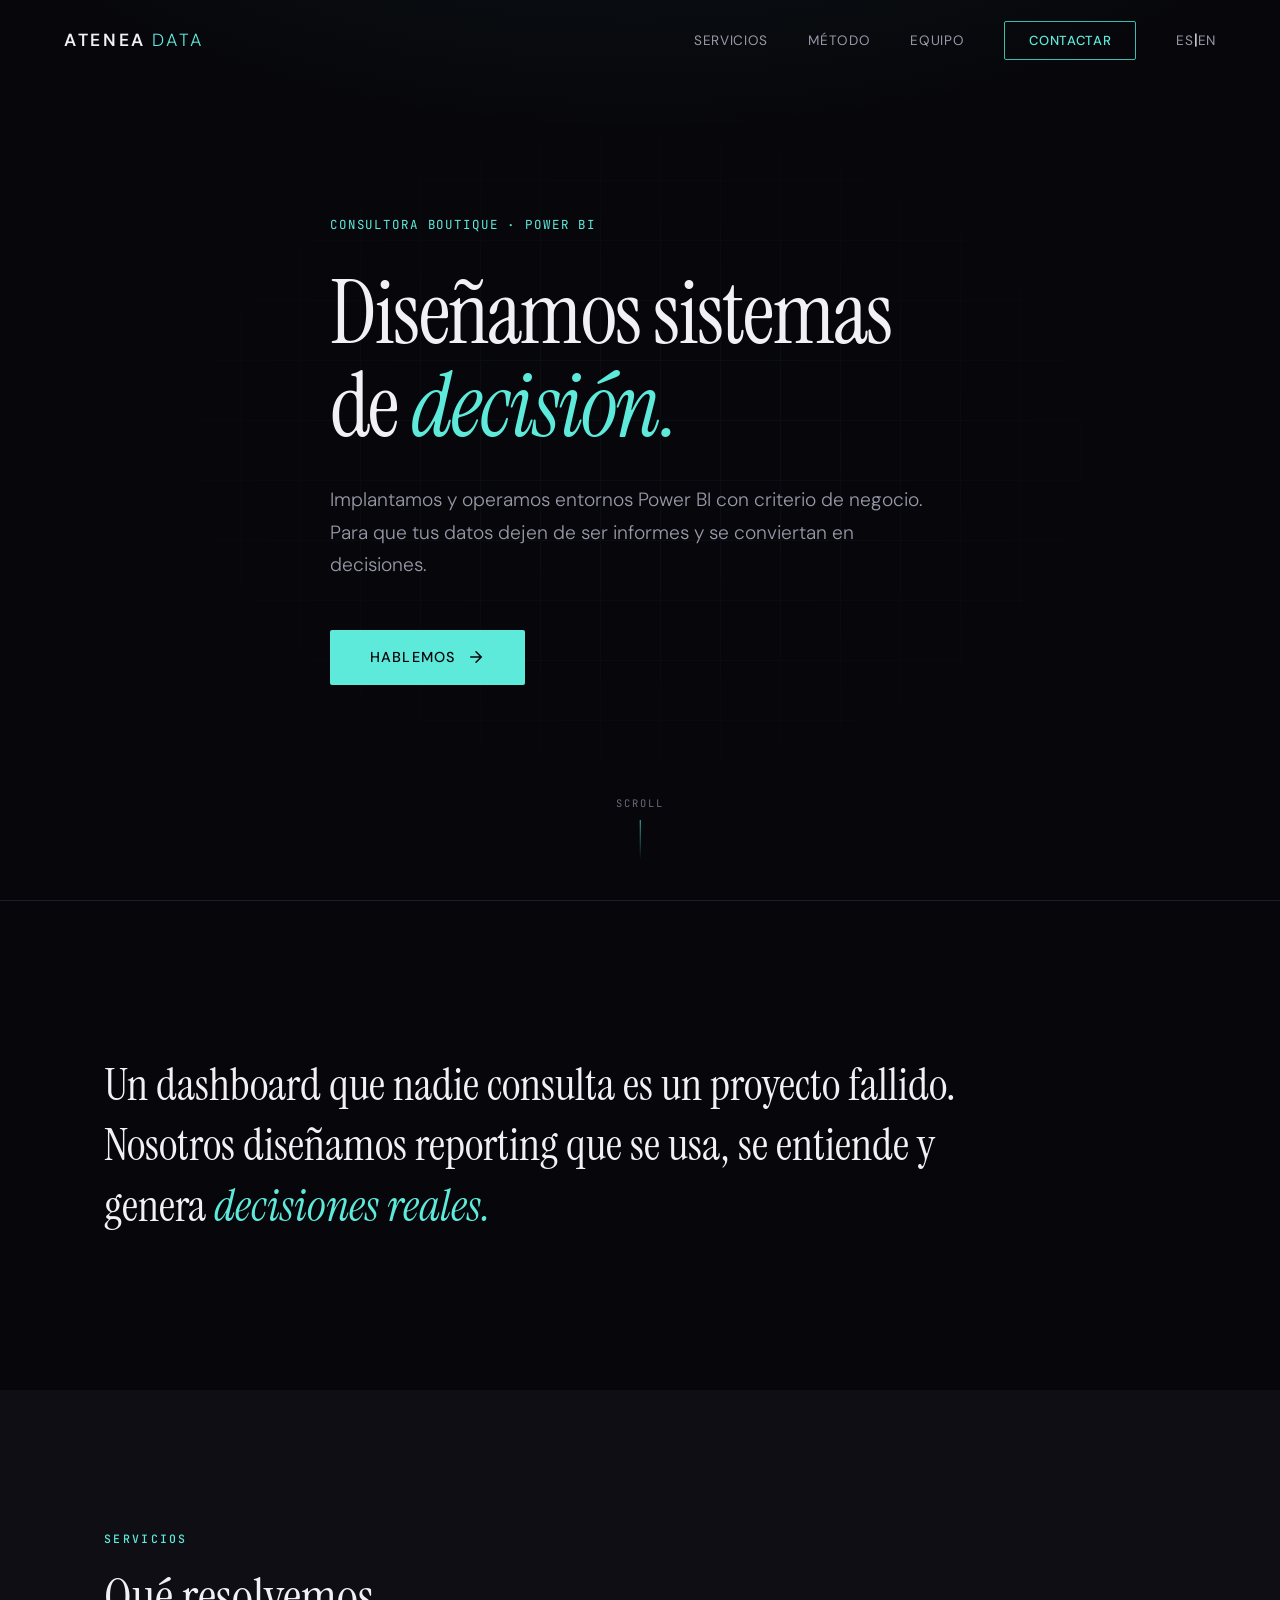
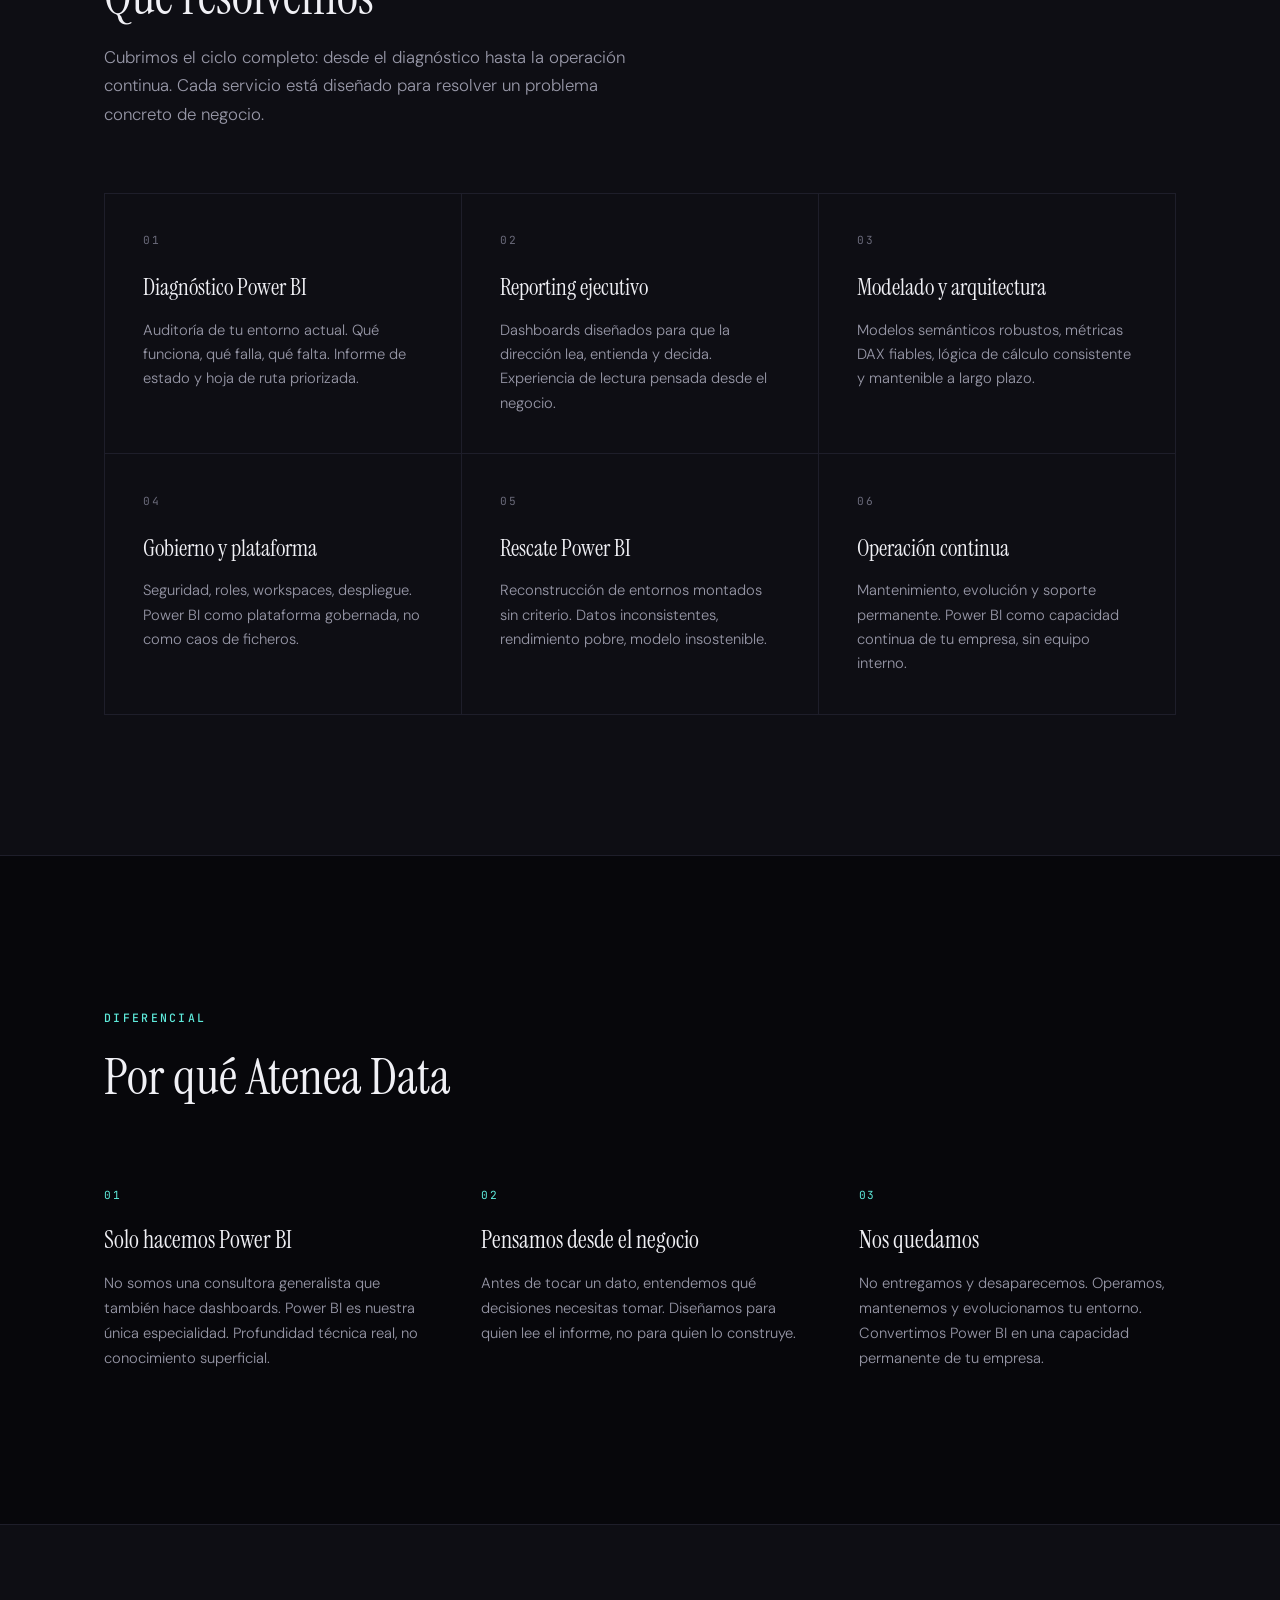
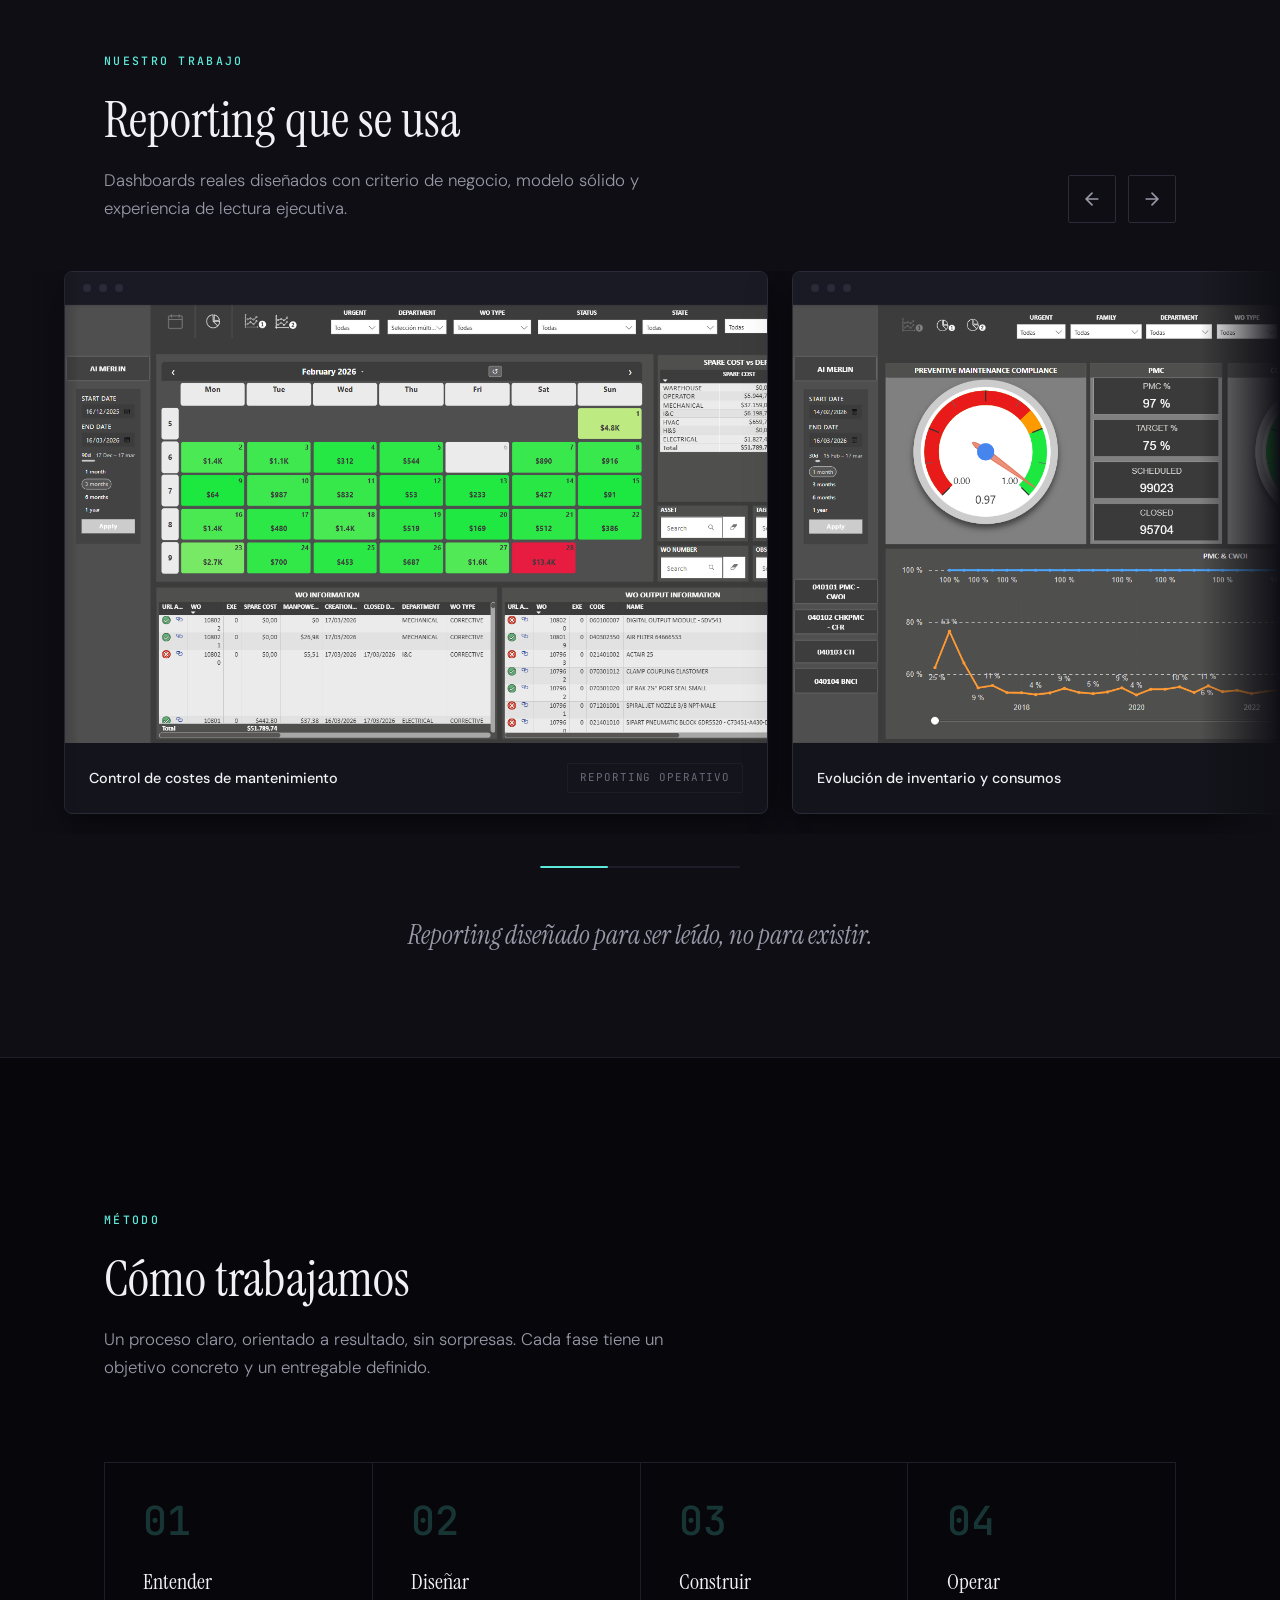
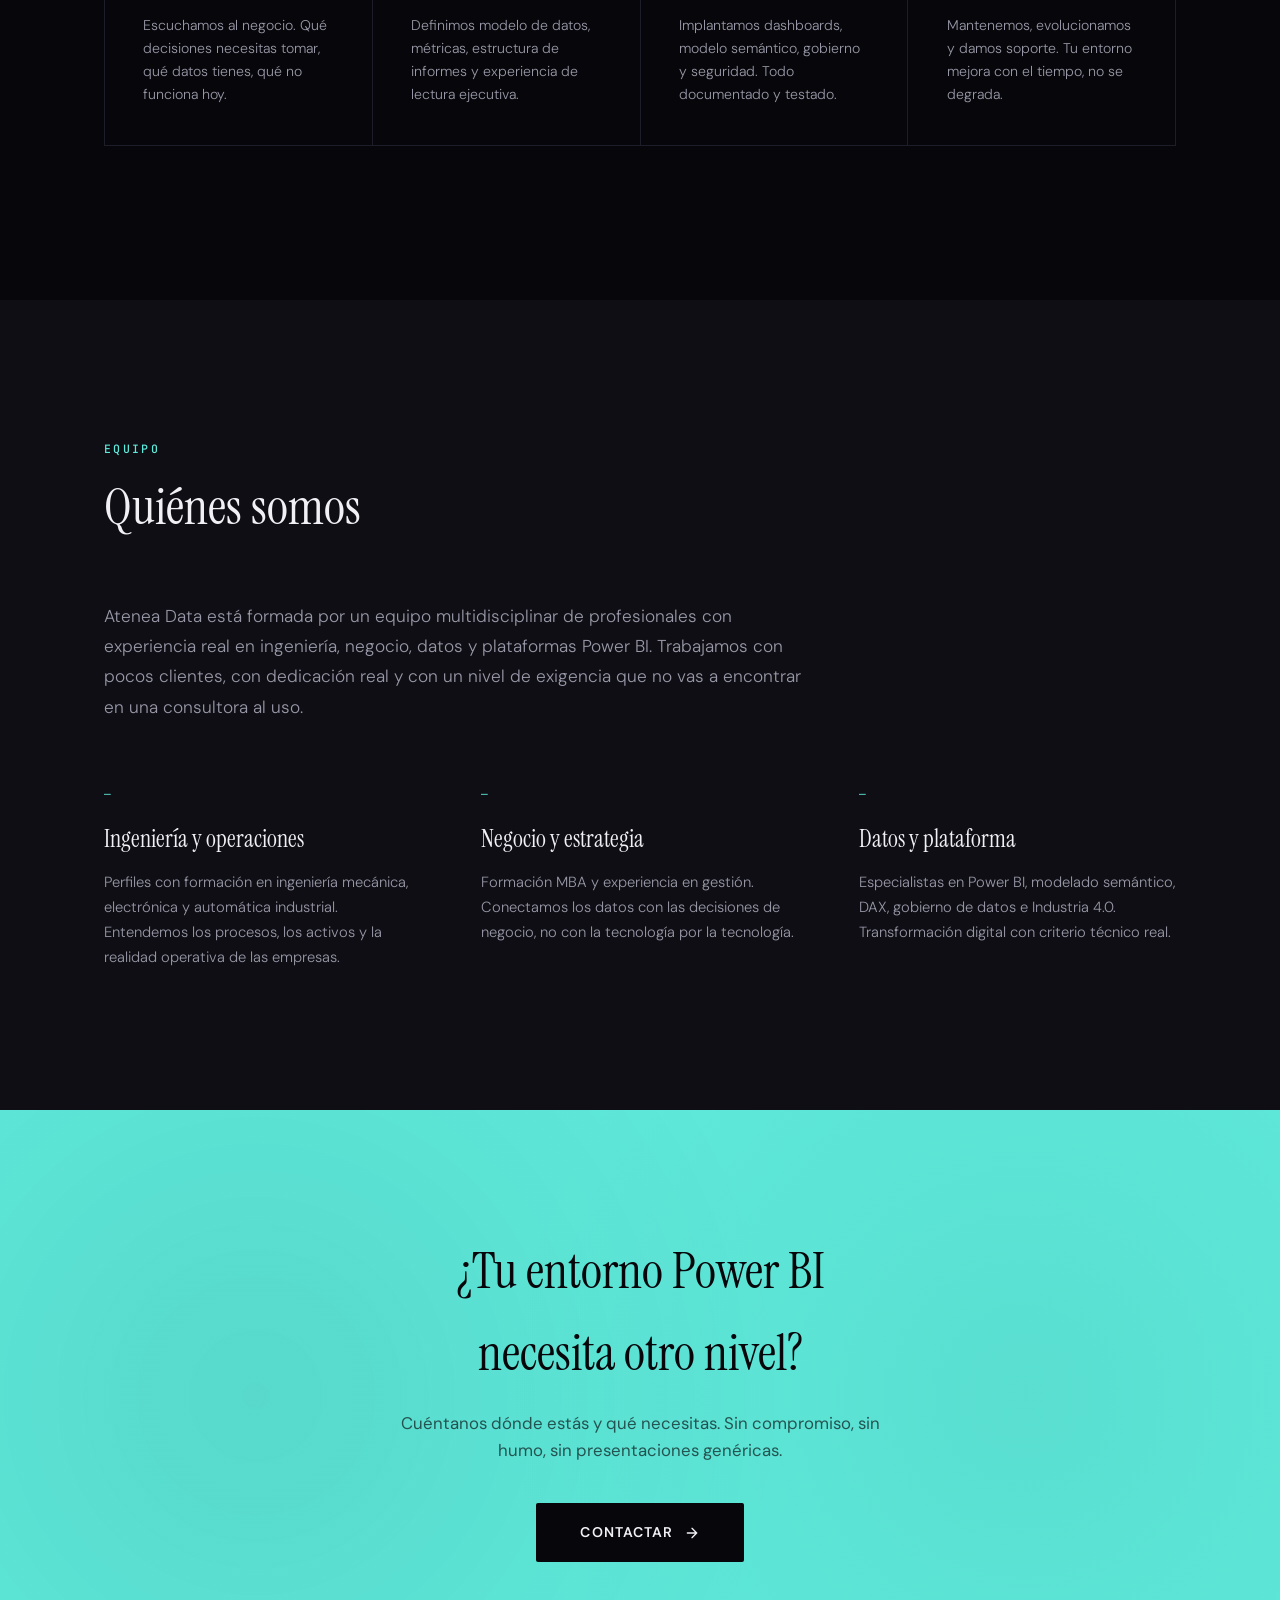
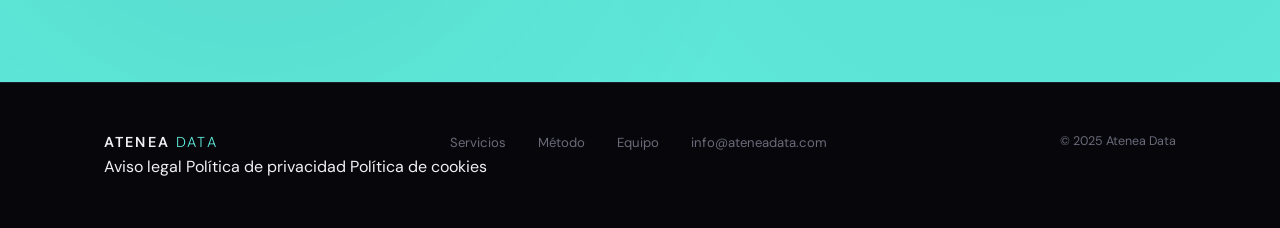
<file: index.html>
<!DOCTYPE html>
<html lang="es">
<head>
    <meta charset="UTF-8">
    <meta name="viewport" content="width=device-width, initial-scale=1.0">
    <title>Atenea Data — Sistemas de decisión sobre Power BI</title>
    <meta name="description" content="Consultora boutique especializada en Power BI. Diseño, implantación y operación de sistemas de reporting y decisión ejecutiva.">
    <link rel="preconnect" href="https://fonts.googleapis.com">
    <link rel="preconnect" href="https://fonts.gstatic.com" crossorigin>
    <link href="https://fonts.googleapis.com/css2?family=DM+Sans:ital,opsz,wght@0,9..40,300;0,9..40,400;0,9..40,500;0,9..40,600;1,9..40,300&family=Instrument+Serif:ital@0;1&family=JetBrains+Mono:wght@400;500&display=swap" rel="stylesheet">
    <style>
        /* ============================================
           ATENEA DATA — Design System
           ============================================ */
        :root {
            --black-deep: #07070B;
            --black-surface: #0E0E14;
            --black-card: #14141C;
            --black-elevated: #1A1A24;
            --border-subtle: #1E1E2A;
            --border-medium: #2A2A38;
            --text-primary: #F0F0F5;
            --text-secondary: #9898A8;
            --text-tertiary: #6A6A7A;
            --accent: #5EEADB;
            --accent-dim: #3BBCAF;
            --accent-glow: rgba(94, 234, 219, 0.08);
            --accent-glow-strong: rgba(94, 234, 219, 0.15);
            --blue-accent: #7B8FCC;
            --gradient-hero: radial-gradient(ellipse 80% 50% at 50% -20%, rgba(94, 234, 219, 0.06) 0%, transparent 70%);
            --font-display: 'Instrument Serif', Georgia, serif;
            --font-body: 'DM Sans', -apple-system, sans-serif;
            --font-mono: 'JetBrains Mono', monospace;
            --ease-out-expo: cubic-bezier(0.16, 1, 0.3, 1);
            --ease-out-quart: cubic-bezier(0.25, 1, 0.5, 1);
        }

        /* ============================================
           Reset & Base
           ============================================ */
        *, *::before, *::after { margin: 0; padding: 0; box-sizing: border-box; }

        html {
            font-size: 16px;
            scroll-behavior: smooth;
            -webkit-font-smoothing: antialiased;
            -moz-osx-font-smoothing: grayscale;
        }

        body {
            font-family: var(--font-body);
            background: var(--black-deep);
            color: var(--text-primary);
            line-height: 1.6;
            overflow-x: hidden;
        }

        a { color: inherit; text-decoration: none; }
        img { max-width: 100%; display: block; }

        ::selection {
            background: var(--accent);
            color: var(--black-deep);
        }

        /* ============================================
           Utility
           ============================================ */
        .container {
            max-width: 1200px;
            margin: 0 auto;
            padding: 0 clamp(24px, 5vw, 80px);
        }

        .container--wide {
            max-width: 1400px;
            margin: 0 auto;
            padding: 0 clamp(24px, 5vw, 80px);
        }

        /* ============================================
           Navigation
           ============================================ */
        .nav {
            position: fixed;
            top: 0;
            left: 0;
            right: 0;
            z-index: 1000;
            padding: 0 clamp(24px, 5vw, 80px);
            transition: all 0.5s var(--ease-out-expo);
        }

        .nav--scrolled {
            background: rgba(7, 7, 11, 0.85);
            backdrop-filter: blur(20px);
            -webkit-backdrop-filter: blur(20px);
            border-bottom: 1px solid var(--border-subtle);
        }

        .nav__inner {
            max-width: 1400px;
            margin: 0 auto;
            display: flex;
            align-items: center;
            justify-content: space-between;
            height: 80px;
        }

        .nav__logo {
            font-family: var(--font-body);
            font-weight: 600;
            font-size: 1.1rem;
            letter-spacing: 0.15em;
            text-transform: uppercase;
            color: var(--text-primary);
        }

        .nav__logo span {
            font-weight: 300;
            color: var(--accent);
        }

        .nav__links {
            display: flex;
            align-items: center;
            gap: 40px;
            list-style: none;
        }

        .nav__links a {
            font-size: 0.85rem;
            font-weight: 400;
            letter-spacing: 0.05em;
            color: var(--text-secondary);
            transition: color 0.3s ease;
            text-transform: uppercase;
        }

        .nav__links a:hover { color: var(--text-primary); }

        .nav__cta {
            font-size: 0.82rem !important;
            font-weight: 500 !important;
            color: var(--accent) !important;
            padding: 10px 24px;
            border: 1px solid var(--accent-dim);
            border-radius: 2px;
            transition: all 0.3s ease !important;
        }

        .nav__cta:hover {
            background: var(--accent);
            color: var(--black-deep) !important;
        }

        /* Mobile menu */
        .nav__hamburger {
            display: none;
            flex-direction: column;
            gap: 5px;
            cursor: pointer;
            padding: 8px;
            background: none;
            border: none;
        }

        .nav__hamburger span {
            width: 24px;
            height: 1.5px;
            background: var(--text-primary);
            transition: all 0.3s ease;
        }

        /* ============================================
           Hero
           ============================================ */
        .hero {
            min-height: 100vh;
            display: flex;
            align-items: center;
            position: relative;
            overflow: hidden;
            background: var(--black-deep);
        }

        .hero::before {
            content: '';
            position: absolute;
            inset: 0;
            background: var(--gradient-hero);
            pointer-events: none;
        }

        .hero__grid {
            position: absolute;
            inset: 0;
            opacity: 0.03;
            background-image:
                linear-gradient(var(--accent) 1px, transparent 1px),
                linear-gradient(90deg, var(--accent) 1px, transparent 1px);
            background-size: 60px 60px;
            mask-image: radial-gradient(ellipse 60% 60% at 50% 50%, black 20%, transparent 70%);
            -webkit-mask-image: radial-gradient(ellipse 60% 60% at 50% 50%, black 20%, transparent 70%);
        }

        .hero__content {
            position: relative;
            z-index: 2;
            max-width: 900px;
        }

        .hero__tag {
            font-family: var(--font-mono);
            font-size: 0.78rem;
            font-weight: 400;
            letter-spacing: 0.15em;
            text-transform: uppercase;
            color: var(--accent);
            margin-bottom: 32px;
            opacity: 0;
            transform: translateY(20px);
            animation: fadeUp 0.8s var(--ease-out-expo) 0.3s forwards;
        }

        .hero__title {
            font-family: var(--font-display);
            font-size: clamp(3rem, 7vw, 5.5rem);
            font-weight: 400;
            line-height: 1.05;
            letter-spacing: -0.02em;
            color: var(--text-primary);
            margin-bottom: 32px;
            opacity: 0;
            transform: translateY(30px);
            animation: fadeUp 1s var(--ease-out-expo) 0.5s forwards;
        }

        .hero__title em {
            font-style: italic;
            color: var(--accent);
        }

        .hero__subtitle {
            font-size: clamp(1.05rem, 1.5vw, 1.2rem);
            font-weight: 300;
            line-height: 1.7;
            color: var(--text-secondary);
            max-width: 620px;
            margin-bottom: 48px;
            opacity: 0;
            transform: translateY(30px);
            animation: fadeUp 1s var(--ease-out-expo) 0.7s forwards;
        }

        .hero__cta {
            display: inline-flex;
            align-items: center;
            gap: 12px;
            font-size: 0.9rem;
            font-weight: 500;
            letter-spacing: 0.08em;
            text-transform: uppercase;
            color: var(--black-deep);
            background: var(--accent);
            padding: 16px 40px;
            border-radius: 2px;
            transition: all 0.4s var(--ease-out-expo);
            opacity: 0;
            transform: translateY(30px);
            animation: fadeUp 1s var(--ease-out-expo) 0.9s forwards;
        }

        .hero__cta:hover {
            background: var(--text-primary);
            transform: translateY(-2px);
            box-shadow: 0 10px 40px rgba(94, 234, 219, 0.15);
        }

        .hero__cta svg {
            transition: transform 0.3s ease;
        }

        .hero__cta:hover svg {
            transform: translateX(4px);
        }

        .hero__scroll {
            position: absolute;
            bottom: 40px;
            left: 50%;
            transform: translateX(-50%);
            display: flex;
            flex-direction: column;
            align-items: center;
            gap: 8px;
            opacity: 0;
            animation: fadeIn 1s var(--ease-out-expo) 1.5s forwards;
        }

        .hero__scroll span {
            font-family: var(--font-mono);
            font-size: 0.65rem;
            letter-spacing: 0.2em;
            text-transform: uppercase;
            color: var(--text-tertiary);
        }

        .hero__scroll-line {
            width: 1px;
            height: 40px;
            background: linear-gradient(to bottom, var(--accent-dim), transparent);
            animation: scrollPulse 2s ease-in-out infinite;
        }

        /* ============================================
           Statement
           ============================================ */
        .statement {
            padding: clamp(80px, 12vw, 160px) 0;
            border-top: 1px solid var(--border-subtle);
        }

        .statement__text {
            font-family: var(--font-display);
            font-size: clamp(1.6rem, 3.5vw, 2.8rem);
            font-weight: 400;
            line-height: 1.35;
            color: var(--text-primary);
            max-width: 900px;
        }

        .statement__text em {
            font-style: italic;
            color: var(--accent);
        }

        /* ============================================
           Services
           ============================================ */
        .services {
            padding: clamp(80px, 12vw, 140px) 0;
            background: var(--black-surface);
        }

        .section-tag {
            font-family: var(--font-mono);
            font-size: 0.72rem;
            font-weight: 500;
            letter-spacing: 0.2em;
            text-transform: uppercase;
            color: var(--accent);
            margin-bottom: 20px;
        }

        .section-title {
            font-family: var(--font-display);
            font-size: clamp(2rem, 4vw, 3.2rem);
            font-weight: 400;
            line-height: 1.15;
            margin-bottom: 16px;
        }

        .section-subtitle {
            font-size: 1.05rem;
            font-weight: 300;
            color: var(--text-secondary);
            max-width: 560px;
            line-height: 1.7;
            margin-bottom: 64px;
        }

        .services__grid {
            display: grid;
            grid-template-columns: repeat(3, 1fr);
            gap: 1px;
            background: var(--border-subtle);
            border: 1px solid var(--border-subtle);
        }

        .service-card {
            background: var(--black-surface);
            padding: clamp(32px, 3vw, 48px);
            transition: all 0.5s var(--ease-out-expo);
            position: relative;
        }

        .service-card::after {
            content: '';
            position: absolute;
            bottom: 0;
            left: 0;
            right: 0;
            height: 2px;
            background: var(--accent);
            transform: scaleX(0);
            transform-origin: left;
            transition: transform 0.5s var(--ease-out-expo);
        }

        .service-card:hover {
            background: var(--black-card);
        }

        .service-card:hover::after {
            transform: scaleX(1);
        }

        .service-card__number {
            font-family: var(--font-mono);
            font-size: 0.7rem;
            color: var(--text-tertiary);
            letter-spacing: 0.1em;
            margin-bottom: 24px;
        }

        .service-card__title {
            font-family: var(--font-display);
            font-size: 1.45rem;
            font-weight: 400;
            margin-bottom: 16px;
            line-height: 1.2;
        }

        .service-card__desc {
            font-size: 0.92rem;
            font-weight: 300;
            color: var(--text-secondary);
            line-height: 1.65;
        }

        /* ============================================
           Differentiators
           ============================================ */
        .diff {
            padding: clamp(80px, 12vw, 160px) 0;
            border-top: 1px solid var(--border-subtle);
        }

        .diff__header {
            margin-bottom: 80px;
        }

        .diff__grid {
            display: grid;
            grid-template-columns: repeat(3, 1fr);
            gap: 60px;
        }

        .diff-item__number {
            font-family: var(--font-mono);
            font-size: 0.7rem;
            color: var(--accent);
            letter-spacing: 0.15em;
            margin-bottom: 20px;
        }

        .diff-item__title {
            font-family: var(--font-display);
            font-size: 1.5rem;
            font-weight: 400;
            margin-bottom: 16px;
            line-height: 1.25;
        }

        .diff-item__text {
            font-size: 0.92rem;
            font-weight: 300;
            color: var(--text-secondary);
            line-height: 1.7;
        }

        /* ============================================
           Work Gallery — Horizontal Scroll
           ============================================ */
        .gallery {
            padding: clamp(80px, 10vw, 140px) 0 clamp(60px, 8vw, 100px);
            background: var(--black-surface);
            overflow: hidden;
            position: relative;
        }

        .gallery::before {
            content: '';
            position: absolute;
            top: 0;
            left: 0;
            right: 0;
            height: 1px;
            background: var(--border-subtle);
        }

        .gallery__header {
            display: flex;
            align-items: flex-end;
            justify-content: space-between;
            margin-bottom: 48px;
        }

        .gallery__nav {
            display: flex;
            gap: 12px;
            flex-shrink: 0;
        }

        .gallery__btn {
            width: 48px;
            height: 48px;
            border: 1px solid var(--border-medium);
            border-radius: 2px;
            background: transparent;
            color: var(--text-secondary);
            cursor: pointer;
            display: flex;
            align-items: center;
            justify-content: center;
            transition: all 0.3s ease;
        }

        .gallery__btn:hover {
            border-color: var(--accent);
            color: var(--accent);
            background: var(--accent-glow);
        }

        .gallery__btn svg {
            width: 20px;
            height: 20px;
        }

        .gallery__track-wrapper {
            position: relative;
        }

        .gallery__track-wrapper::before,
        .gallery__track-wrapper::after {
            content: '';
            position: absolute;
            top: 0;
            bottom: 0;
            width: 80px;
            z-index: 2;
            pointer-events: none;
        }

        .gallery__track-wrapper::before {
            left: 0;
            background: linear-gradient(to right, var(--black-surface), transparent);
        }

        .gallery__track-wrapper::after {
            right: 0;
            background: linear-gradient(to left, var(--black-surface), transparent);
        }

        .gallery__track {
            display: flex;
            gap: 24px;
            overflow-x: auto;
            scroll-behavior: smooth;
            scrollbar-width: none;
            -ms-overflow-style: none;
            padding: 0 clamp(24px, 5vw, 80px) 20px;
            cursor: grab;
        }

        .gallery__track:active { cursor: grabbing; }
        .gallery__track::-webkit-scrollbar { display: none; }

        .gallery__item {
            flex: 0 0 auto;
            width: clamp(500px, 55vw, 800px);
            position: relative;
            border-radius: 8px;
            overflow: hidden;
            border: 1px solid var(--border-medium);
            background: var(--black-card);
            transition: all 0.5s var(--ease-out-expo);
            box-shadow:
                0 4px 20px rgba(0,0,0,0.25),
                0 12px 48px rgba(0,0,0,0.3);
        }

        .gallery__item:hover {
            border-color: var(--border-medium);
            box-shadow:
                0 8px 32px rgba(0,0,0,0.35),
                0 20px 60px rgba(0,0,0,0.4),
                0 0 80px rgba(94, 234, 219, 0.04);
            transform: translateY(-4px);
        }

        .gallery__item-bar {
            display: flex;
            align-items: center;
            gap: 8px;
            padding: 12px 18px;
            background: var(--black-elevated);
            border-bottom: 1px solid var(--border-subtle);
        }

        .gallery__item-dot {
            width: 8px;
            height: 8px;
            border-radius: 50%;
            background: var(--border-medium);
        }

        .gallery__item-img {
            width: 100%;
            aspect-ratio: 16 / 10;
            object-fit: cover;
            object-position: top left;
            display: block;
        }

        .gallery__item-placeholder {
            width: 100%;
            aspect-ratio: 16 / 10;
            background:
                linear-gradient(135deg, var(--black-card) 0%, var(--black-elevated) 100%);
            display: flex;
            flex-direction: column;
            align-items: center;
            justify-content: center;
            gap: 16px;
            position: relative;
            overflow: hidden;
        }

        .gallery__item-placeholder::before {
            content: '';
            position: absolute;
            inset: 0;
            opacity: 0.03;
            background-image:
                linear-gradient(var(--accent) 1px, transparent 1px),
                linear-gradient(90deg, var(--accent) 1px, transparent 1px);
            background-size: 40px 40px;
        }

        .gallery__item-placeholder-icon {
            width: 48px;
            height: 48px;
            border: 1px solid var(--border-medium);
            border-radius: 8px;
            display: flex;
            align-items: center;
            justify-content: center;
        }

        .gallery__item-placeholder-icon svg {
            width: 22px;
            height: 22px;
            color: var(--text-tertiary);
        }

        .gallery__item-placeholder-text {
            font-family: var(--font-mono);
            font-size: 0.7rem;
            letter-spacing: 0.1em;
            text-transform: uppercase;
            color: var(--text-tertiary);
        }

        .gallery__item-info {
            padding: 20px 24px;
            display: flex;
            align-items: center;
            justify-content: space-between;
        }

        .gallery__item-title {
            font-size: 0.9rem;
            font-weight: 500;
            color: var(--text-primary);
        }

        .gallery__item-type {
            font-family: var(--font-mono);
            font-size: 0.68rem;
            letter-spacing: 0.08em;
            text-transform: uppercase;
            color: var(--text-tertiary);
            padding: 5px 12px;
            border: 1px solid var(--border-subtle);
            border-radius: 2px;
        }

        .gallery__caption {
            text-align: center;
            margin-top: 48px;
        }

        .gallery__caption p {
            font-family: var(--font-display);
            font-size: clamp(1.2rem, 2vw, 1.6rem);
            font-style: italic;
            color: var(--text-secondary);
        }

        .gallery__progress {
            margin-top: 32px;
            display: flex;
            justify-content: center;
        }

        .gallery__progress-bar {
            width: 200px;
            height: 2px;
            background: var(--border-subtle);
            border-radius: 1px;
            position: relative;
            overflow: hidden;
        }

        .gallery__progress-fill {
            position: absolute;
            top: 0;
            left: 0;
            height: 100%;
            background: var(--accent);
            border-radius: 1px;
            width: 30%;
            transition: left 0.3s ease, width 0.3s ease;
        }

        @media (max-width: 768px) {
            .gallery__item { width: clamp(320px, 85vw, 500px); }
            .gallery__header { flex-direction: column; align-items: flex-start; gap: 24px; }
            .gallery__track-wrapper::before,
            .gallery__track-wrapper::after { width: 40px; }
        }

        /* ============================================
           Method
           ============================================ */
        .method {
            padding: clamp(80px, 12vw, 160px) 0;
            border-top: 1px solid var(--border-subtle);
        }

        .method__header {
            margin-bottom: 80px;
        }

        .method__steps {
            display: grid;
            grid-template-columns: repeat(4, 1fr);
            gap: 1px;
            background: var(--border-subtle);
            border: 1px solid var(--border-subtle);
        }

        .method-step {
            background: var(--black-deep);
            padding: clamp(28px, 3vw, 44px);
            position: relative;
        }

        .method-step__number {
            font-family: var(--font-mono);
            font-size: 2.5rem;
            font-weight: 500;
            color: var(--accent);
            opacity: 0.2;
            margin-bottom: 24px;
            line-height: 1;
        }

        .method-step__title {
            font-family: var(--font-display);
            font-size: 1.35rem;
            font-weight: 400;
            margin-bottom: 14px;
        }

        .method-step__text {
            font-size: 0.88rem;
            font-weight: 300;
            color: var(--text-secondary);
            line-height: 1.65;
        }

        /* ============================================
           Team
           ============================================ */
        .team {
            padding: clamp(80px, 12vw, 140px) 0;
            background: var(--black-surface);
        }

        .team__header {
            margin-bottom: 64px;
        }

        .team__intro {
            font-size: 1.08rem;
            font-weight: 300;
            color: var(--text-secondary);
            line-height: 1.75;
            max-width: 700px;
            margin-bottom: 64px;
        }

        .team__grid {
            display: grid;
            grid-template-columns: repeat(2, 1fr);
            gap: 48px;
        }

        .team-member {
            display: flex;
            gap: 28px;
            align-items: flex-start;
        }

        .team-member__photo {
            width: 120px;
            height: 150px;
            border-radius: 4px;
            background: var(--black-elevated);
            border: 1px solid var(--border-subtle);
            flex-shrink: 0;
            display: flex;
            align-items: center;
            justify-content: center;
            overflow: hidden;
        }

        .team-member__photo-placeholder {
            font-family: var(--font-mono);
            font-size: 0.65rem;
            color: var(--text-tertiary);
            text-transform: uppercase;
            letter-spacing: 0.1em;
        }

        .team-member__name {
            font-family: var(--font-display);
            font-size: 1.3rem;
            margin-bottom: 4px;
        }

        .team-member__role {
            font-family: var(--font-mono);
            font-size: 0.72rem;
            color: var(--accent);
            letter-spacing: 0.08em;
            text-transform: uppercase;
            margin-bottom: 14px;
        }

        .team-member__bio {
            font-size: 0.9rem;
            font-weight: 300;
            color: var(--text-secondary);
            line-height: 1.65;
        }

        /* ============================================
           CTA Section
           ============================================ */
        .cta-section {
            padding: clamp(80px, 10vw, 120px) 0;
            background: var(--accent);
            position: relative;
            overflow: hidden;
        }

        .cta-section::before {
            content: '';
            position: absolute;
            inset: 0;
            background:
                radial-gradient(circle at 20% 50%, rgba(7,7,11,0.08) 0%, transparent 50%),
                radial-gradient(circle at 80% 50%, rgba(7,7,11,0.05) 0%, transparent 50%);
        }

        .cta-section .container {
            position: relative;
            z-index: 2;
            text-align: center;
        }

        .cta-section__title {
            font-family: var(--font-display);
            font-size: clamp(2rem, 4vw, 3.2rem);
            font-weight: 400;
            color: var(--black-deep);
            margin-bottom: 16px;
        }

        .cta-section__subtitle {
            font-size: 1.05rem;
            font-weight: 400;
            color: rgba(7, 7, 11, 0.65);
            max-width: 500px;
            margin: 0 auto 40px;
            line-height: 1.6;
        }

        .cta-section__btn {
            display: inline-flex;
            align-items: center;
            gap: 10px;
            font-size: 0.88rem;
            font-weight: 600;
            letter-spacing: 0.08em;
            text-transform: uppercase;
            color: var(--text-primary);
            background: var(--black-deep);
            padding: 18px 44px;
            border-radius: 2px;
            transition: all 0.4s var(--ease-out-expo);
        }

        .cta-section__btn:hover {
            transform: translateY(-2px);
            box-shadow: 0 10px 40px rgba(0,0,0,0.3);
        }

        /* ============================================
           Footer
           ============================================ */
        .footer {
            padding: 48px 0;
            border-top: 1px solid var(--border-subtle);
        }

        .footer__inner {
            display: flex;
            align-items: center;
            justify-content: space-between;
        }

        .footer__logo {
            font-family: var(--font-body);
            font-weight: 600;
            font-size: 0.9rem;
            letter-spacing: 0.15em;
            text-transform: uppercase;
        }

        .footer__logo span {
            font-weight: 300;
            color: var(--accent);
        }

        .footer__links {
            display: flex;
            align-items: center;
            gap: 32px;
        }

        .footer__links a {
            font-size: 0.82rem;
            color: var(--text-tertiary);
            transition: color 0.3s ease;
        }

        .footer__links a:hover { color: var(--text-secondary); }

        .footer__copy {
            font-size: 0.78rem;
            color: var(--text-tertiary);
        }

        /* ============================================
           Animations
           ============================================ */
        @keyframes fadeUp {
            from { opacity: 0; transform: translateY(var(--y, 30px)); }
            to { opacity: 1; transform: translateY(0); }
        }

        @keyframes fadeIn {
            from { opacity: 0; }
            to { opacity: 1; }
        }

        @keyframes scrollPulse {
            0%, 100% { opacity: 0.3; transform: scaleY(1); }
            50% { opacity: 0.8; transform: scaleY(1.2); }
        }

        /* Scroll reveal */
        .reveal {
            opacity: 0;
            transform: translateY(40px);
            transition: all 0.9s var(--ease-out-expo);
        }

        .reveal--visible {
            opacity: 1;
            transform: translateY(0);
        }

        .reveal-stagger > * {
            opacity: 0;
            transform: translateY(30px);
            transition: all 0.7s var(--ease-out-expo);
        }

        .reveal-stagger--visible > *:nth-child(1) { transition-delay: 0s; opacity: 1; transform: none; }
        .reveal-stagger--visible > *:nth-child(2) { transition-delay: 0.08s; opacity: 1; transform: none; }
        .reveal-stagger--visible > *:nth-child(3) { transition-delay: 0.16s; opacity: 1; transform: none; }
        .reveal-stagger--visible > *:nth-child(4) { transition-delay: 0.24s; opacity: 1; transform: none; }
        .reveal-stagger--visible > *:nth-child(5) { transition-delay: 0.32s; opacity: 1; transform: none; }
        .reveal-stagger--visible > *:nth-child(6) { transition-delay: 0.4s; opacity: 1; transform: none; }

        /* ============================================
           Responsive
           ============================================ */
        @media (max-width: 1024px) {
            .services__grid { grid-template-columns: repeat(2, 1fr); }
            .diff__grid { grid-template-columns: repeat(2, 1fr); gap: 40px; }
            .method__steps { grid-template-columns: repeat(2, 1fr); }
        }

        @media (max-width: 768px) {
            .nav__links { display: none; }
            .nav__hamburger { display: flex; }

            .nav__links--open {
                display: flex;
                flex-direction: column;
                position: fixed;
                inset: 0;
                background: var(--black-deep);
                align-items: center;
                justify-content: center;
                gap: 32px;
                z-index: 999;
            }

            .nav__links--open a {
                font-size: 1.2rem;
            }

            .services__grid { grid-template-columns: 1fr; }
            .diff__grid { grid-template-columns: 1fr; gap: 48px; }
            .method__steps { grid-template-columns: 1fr; }
            .team__grid { grid-template-columns: 1fr; }

            .footer__inner {
                flex-direction: column;
                gap: 20px;
                text-align: center;
            }

            .footer__links { flex-wrap: wrap; justify-content: center; }
        }
    </style>
</head>
<body>

    <!-- ============================================
         Navigation
         ============================================ -->
    <nav class="nav" id="nav">
        <div class="nav__inner">
            <a href="#" class="nav__logo">Atenea <span>Data</span></a>
            <ul class="nav__links" id="navLinks">
                <li><a href="servicios.html">Servicios</a></li>
                <li><a href="#metodo">Método</a></li>
                <li><a href="#equipo">Equipo</a></li>
                <li><a href="contacto.html" class="nav__cta">Contactar</a></li>
                <li class="nav__lang"><a href="#" class="active">ES</a><span class="nav__lang-sep">|</span><a href="en/index.html">EN</a></li>
            </ul>
            <button class="nav__hamburger" id="hamburger" aria-label="Menú">
                <span></span><span></span><span></span>
            </button>
        </div>
    </nav>

    <!-- ============================================
         Hero
         ============================================ -->
    <section class="hero">
        <div class="hero__grid"></div>
        <div class="container">
            <div class="hero__content">
                <p class="hero__tag">Consultora boutique · Power BI</p>
                <h1 class="hero__title">Diseñamos sistemas<br>de <em>decisión.</em></h1>
                <p class="hero__subtitle">Implantamos y operamos entornos Power BI con criterio de negocio. Para que tus datos dejen de ser informes y se conviertan en decisiones.</p>
                <a href="contacto.html" class="hero__cta">
                    Hablemos
                    <svg width="18" height="18" viewBox="0 0 24 24" fill="none" stroke="currentColor" stroke-width="2" stroke-linecap="round"><path d="M5 12h14M12 5l7 7-7 7"/></svg>
                </a>
            </div>
        </div>
        <div class="hero__scroll">
            <span>Scroll</span>
            <div class="hero__scroll-line"></div>
        </div>
    </section>

    <!-- ============================================
         Statement
         ============================================ -->
    <section class="statement">
        <div class="container reveal">
            <p class="statement__text">Un dashboard que nadie consulta es un proyecto fallido. Nosotros diseñamos reporting que se usa, se entiende y genera <em>decisiones reales.</em></p>
        </div>
    </section>

    <!-- ============================================
         Services
         ============================================ -->
    <section class="services" id="servicios">
        <div class="container">
            <div class="reveal">
                <p class="section-tag">Servicios</p>
                <h2 class="section-title">Qué resolvemos</h2>
                <p class="section-subtitle">Cubrimos el ciclo completo: desde el diagnóstico hasta la operación continua. Cada servicio está diseñado para resolver un problema concreto de negocio.</p>
            </div>
            <div class="services__grid reveal-stagger">
                <div class="service-card">
                    <p class="service-card__number">01</p>
                    <h3 class="service-card__title">Diagnóstico Power BI</h3>
                    <p class="service-card__desc">Auditoría de tu entorno actual. Qué funciona, qué falla, qué falta. Informe de estado y hoja de ruta priorizada.</p>
                </div>
                <div class="service-card">
                    <p class="service-card__number">02</p>
                    <h3 class="service-card__title">Reporting ejecutivo</h3>
                    <p class="service-card__desc">Dashboards diseñados para que la dirección lea, entienda y decida. Experiencia de lectura pensada desde el negocio.</p>
                </div>
                <div class="service-card">
                    <p class="service-card__number">03</p>
                    <h3 class="service-card__title">Modelado y arquitectura</h3>
                    <p class="service-card__desc">Modelos semánticos robustos, métricas DAX fiables, lógica de cálculo consistente y mantenible a largo plazo.</p>
                </div>
                <div class="service-card">
                    <p class="service-card__number">04</p>
                    <h3 class="service-card__title">Gobierno y plataforma</h3>
                    <p class="service-card__desc">Seguridad, roles, workspaces, despliegue. Power BI como plataforma gobernada, no como caos de ficheros.</p>
                </div>
                <div class="service-card">
                    <p class="service-card__number">05</p>
                    <h3 class="service-card__title">Rescate Power BI</h3>
                    <p class="service-card__desc">Reconstrucción de entornos montados sin criterio. Datos inconsistentes, rendimiento pobre, modelo insostenible.</p>
                </div>
                <div class="service-card">
                    <p class="service-card__number">06</p>
                    <h3 class="service-card__title">Operación continua</h3>
                    <p class="service-card__desc">Mantenimiento, evolución y soporte permanente. Power BI como capacidad continua de tu empresa, sin equipo interno.</p>
                </div>
            </div>
        </div>
    </section>

    <!-- ============================================
         Differentiators
         ============================================ -->
    <section class="diff">
        <div class="container">
            <div class="diff__header reveal">
                <p class="section-tag">Diferencial</p>
                <h2 class="section-title">Por qué Atenea Data</h2>
            </div>
            <div class="diff__grid reveal-stagger">
                <div class="diff-item">
                    <p class="diff-item__number">01</p>
                    <h3 class="diff-item__title">Solo hacemos Power BI</h3>
                    <p class="diff-item__text">No somos una consultora generalista que también hace dashboards. Power BI es nuestra única especialidad. Profundidad técnica real, no conocimiento superficial.</p>
                </div>
                <div class="diff-item">
                    <p class="diff-item__number">02</p>
                    <h3 class="diff-item__title">Pensamos desde el negocio</h3>
                    <p class="diff-item__text">Antes de tocar un dato, entendemos qué decisiones necesitas tomar. Diseñamos para quien lee el informe, no para quien lo construye.</p>
                </div>
                <div class="diff-item">
                    <p class="diff-item__number">03</p>
                    <h3 class="diff-item__title">Nos quedamos</h3>
                    <p class="diff-item__text">No entregamos y desaparecemos. Operamos, mantenemos y evolucionamos tu entorno. Convertimos Power BI en una capacidad permanente de tu empresa.</p>
                </div>
            </div>
        </div>
    </section>

    <!-- ============================================
         Work Gallery — Horizontal Scroll
         ============================================ -->
    <section class="gallery" id="trabajo">
        <div class="container">
            <div class="gallery__header reveal">
                <div>
                    <p class="section-tag">Nuestro trabajo</p>
                    <h2 class="section-title">Reporting que se usa</h2>
                    <p class="section-subtitle" style="margin-bottom:0;">Dashboards reales diseñados con criterio de negocio, modelo sólido y experiencia de lectura ejecutiva.</p>
                </div>
                <div class="gallery__nav">
                    <button class="gallery__btn" id="galleryPrev" aria-label="Anterior">
                        <svg viewBox="0 0 24 24" fill="none" stroke="currentColor" stroke-width="2" stroke-linecap="round"><path d="M19 12H5M12 19l-7-7 7-7"/></svg>
                    </button>
                    <button class="gallery__btn" id="galleryNext" aria-label="Siguiente">
                        <svg viewBox="0 0 24 24" fill="none" stroke="currentColor" stroke-width="2" stroke-linecap="round"><path d="M5 12h14M12 5l7 7-7 7"/></svg>
                    </button>
                </div>
            </div>
        </div>
        <div class="gallery__track-wrapper">
            <div class="gallery__track" id="galleryTrack">
                <!-- ITEM 1 -->
                <div class="gallery__item">
                    <div class="gallery__item-bar">
                        <div class="gallery__item-dot"></div>
                        <div class="gallery__item-dot"></div>
                        <div class="gallery__item-dot"></div>
                    </div>
                    <img class="gallery__item-img" src="powerbi1.png" alt="Control de costes de mantenimiento">
                    <div class="gallery__item-info">
                        <span class="gallery__item-title">Control de costes de mantenimiento</span>
                        <span class="gallery__item-type">Reporting operativo</span>
                    </div>
                </div>

                <!-- ITEM 2 -->
                <div class="gallery__item">
                    <div class="gallery__item-bar">
                        <div class="gallery__item-dot"></div>
                        <div class="gallery__item-dot"></div>
                        <div class="gallery__item-dot"></div>
                    </div>
                    <img class="gallery__item-img" src="powerbi2.png" alt="Evolución de inventario y consumos">
                    <div class="gallery__item-info">
                        <span class="gallery__item-title">Evolución de inventario y consumos</span>
                        <span class="gallery__item-type">Análisis de stock</span>
                    </div>
                </div>

                <!-- ITEM 3 -->
                <div class="gallery__item">
                    <div class="gallery__item-bar">
                        <div class="gallery__item-dot"></div>
                        <div class="gallery__item-dot"></div>
                        <div class="gallery__item-dot"></div>
                    </div>
                    <img class="gallery__item-img" src="powerbi3.png" alt="Ranking de máquinas y órdenes de trabajo">
                    <div class="gallery__item-info">
                        <span class="gallery__item-title">Ranking de activos y órdenes de trabajo</span>
                        <span class="gallery__item-type">Modelado + KPIs</span>
                    </div>
                </div>

                <!-- ITEM 4 -->
                <div class="gallery__item">
                    <div class="gallery__item-bar">
                        <div class="gallery__item-dot"></div>
                        <div class="gallery__item-dot"></div>
                        <div class="gallery__item-dot"></div>
                    </div>
                    <img class="gallery__item-img" src="powerbi4.png" alt="Gestión de activos y geolocalización">
                    <div class="gallery__item-info">
                        <span class="gallery__item-title">Gestión de activos y geolocalización</span>
                        <span class="gallery__item-type">Gobierno + reporting</span>
                    </div>
                </div>

                <!-- ITEM 5 -->
                <div class="gallery__item">
                    <div class="gallery__item-bar">
                        <div class="gallery__item-dot"></div>
                        <div class="gallery__item-dot"></div>
                        <div class="gallery__item-dot"></div>
                    </div>
                    <img class="gallery__item-img" src="powerbi5.png" alt="Dashboard de mantenimiento y cumplimiento">
                    <div class="gallery__item-info">
                        <span class="gallery__item-title">Dashboard de mantenimiento y cumplimiento</span>
                        <span class="gallery__item-type">Cuadro de mando</span>
                    </div>
                </div>
            </div>
        </div>
        <div class="container">
            <div class="gallery__progress">
                <div class="gallery__progress-bar">
                    <div class="gallery__progress-fill" id="galleryProgress"></div>
                </div>
            </div>
            <div class="gallery__caption reveal">
                <p>Reporting diseñado para ser leído, no para existir.</p>
            </div>
        </div>
    </section>

    <!-- ============================================
         Method
         ============================================ -->
    <section class="method" id="metodo">
        <div class="container">
            <div class="method__header reveal">
                <p class="section-tag">Método</p>
                <h2 class="section-title">Cómo trabajamos</h2>
                <p class="section-subtitle">Un proceso claro, orientado a resultado, sin sorpresas. Cada fase tiene un objetivo concreto y un entregable definido.</p>
            </div>
            <div class="method__steps reveal-stagger">
                <div class="method-step">
                    <p class="method-step__number">01</p>
                    <h3 class="method-step__title">Entender</h3>
                    <p class="method-step__text">Escuchamos al negocio. Qué decisiones necesitas tomar, qué datos tienes, qué no funciona hoy.</p>
                </div>
                <div class="method-step">
                    <p class="method-step__number">02</p>
                    <h3 class="method-step__title">Diseñar</h3>
                    <p class="method-step__text">Definimos modelo de datos, métricas, estructura de informes y experiencia de lectura ejecutiva.</p>
                </div>
                <div class="method-step">
                    <p class="method-step__number">03</p>
                    <h3 class="method-step__title">Construir</h3>
                    <p class="method-step__text">Implantamos dashboards, modelo semántico, gobierno y seguridad. Todo documentado y testado.</p>
                </div>
                <div class="method-step">
                    <p class="method-step__number">04</p>
                    <h3 class="method-step__title">Operar</h3>
                    <p class="method-step__text">Mantenemos, evolucionamos y damos soporte. Tu entorno mejora con el tiempo, no se degrada.</p>
                </div>
            </div>
        </div>
    </section>

    <!-- ============================================
         Team
         ============================================ -->
    <section class="team" id="equipo">
        <div class="container">
            <div class="team__header reveal">
                <p class="section-tag">Equipo</p>
                <h2 class="section-title">Quiénes somos</h2>
            </div>
            <p class="team__intro reveal">Atenea Data está formada por un equipo multidisciplinar de profesionales con experiencia real en ingeniería, negocio, datos y plataformas Power BI. Trabajamos con pocos clientes, con dedicación real y con un nivel de exigencia que no vas a encontrar en una consultora al uso.</p>
            <div class="diff__grid reveal-stagger" style="margin-top: 48px;">
                <div class="diff-item">
                    <p class="diff-item__number">—</p>
                    <h3 class="diff-item__title">Ingeniería y operaciones</h3>
                    <p class="diff-item__text">Perfiles con formación en ingeniería mecánica, electrónica y automática industrial. Entendemos los procesos, los activos y la realidad operativa de las empresas.</p>
                </div>
                <div class="diff-item">
                    <p class="diff-item__number">—</p>
                    <h3 class="diff-item__title">Negocio y estrategia</h3>
                    <p class="diff-item__text">Formación MBA y experiencia en gestión. Conectamos los datos con las decisiones de negocio, no con la tecnología por la tecnología.</p>
                </div>
                <div class="diff-item">
                    <p class="diff-item__number">—</p>
                    <h3 class="diff-item__title">Datos y plataforma</h3>
                    <p class="diff-item__text">Especialistas en Power BI, modelado semántico, DAX, gobierno de datos e Industria 4.0. Transformación digital con criterio técnico real.</p>
                </div>
            </div>
        </div>
    </section>

    <!-- ============================================
         CTA
         ============================================ -->
    <section class="cta-section" id="contacto">
        <div class="container">
            <h2 class="cta-section__title">¿Tu entorno Power BI<br>necesita otro nivel?</h2>
            <p class="cta-section__subtitle">Cuéntanos dónde estás y qué necesitas. Sin compromiso, sin humo, sin presentaciones genéricas.</p>
            <a href="contacto.html" class="cta-section__btn">
                Contactar
                <svg width="16" height="16" viewBox="0 0 24 24" fill="none" stroke="currentColor" stroke-width="2" stroke-linecap="round"><path d="M5 12h14M12 5l7 7-7 7"/></svg>
            </a>
        </div>
    </section>

    <!-- ============================================
         Footer
         ============================================ -->
    <footer class="footer">
        <div class="container">
            <div class="footer__inner">
                <a href="index.html" class="footer__logo">Atenea <span>Data</span></a>
                <div class="footer__links">
                    <a href="servicios.html">Servicios</a>
                    <a href="#metodo">Método</a>
                    <a href="#equipo">Equipo</a>
                    <a href="mailto:info@ateneadata.com">info@ateneadata.com</a>
                </div>
                <p class="footer__copy">© 2025 Atenea Data</p>
            </div>
            <div class="footer__legal">
                <a href="aviso-legal.html">Aviso legal</a>
                <a href="privacidad.html">Política de privacidad</a>
                <a href="cookies.html">Política de cookies</a>
            </div>
        </div>
    </footer>

    <!-- ============================================
         Scripts
         ============================================ -->
    <script>
        // Nav scroll effect
        const nav = document.getElementById('nav');
        let lastScroll = 0;

        window.addEventListener('scroll', () => {
            const currentScroll = window.pageYOffset;
            if (currentScroll > 60) {
                nav.classList.add('nav--scrolled');
            } else {
                nav.classList.remove('nav--scrolled');
            }
            lastScroll = currentScroll;
        });

        // Mobile menu
        const hamburger = document.getElementById('hamburger');
        const navLinks = document.getElementById('navLinks');

        hamburger.addEventListener('click', () => {
            navLinks.classList.toggle('nav__links--open');
        });

        navLinks.querySelectorAll('a').forEach(link => {
            link.addEventListener('click', () => {
                navLinks.classList.remove('nav__links--open');
            });
        });

        // Scroll reveal
        const revealElements = document.querySelectorAll('.reveal, .reveal-stagger');

        const revealObserver = new IntersectionObserver((entries) => {
            entries.forEach(entry => {
                if (entry.isIntersecting) {
                    if (entry.target.classList.contains('reveal')) {
                        entry.target.classList.add('reveal--visible');
                    }
                    if (entry.target.classList.contains('reveal-stagger')) {
                        entry.target.classList.add('reveal-stagger--visible');
                    }
                    revealObserver.unobserve(entry.target);
                }
            });
        }, {
            threshold: 0.15,
            rootMargin: '0px 0px -40px 0px'
        });

        revealElements.forEach(el => revealObserver.observe(el));

        // Smooth scroll for anchor links
        document.querySelectorAll('a[href^="#"]').forEach(anchor => {
            anchor.addEventListener('click', function(e) {
                e.preventDefault();
                const target = document.querySelector(this.getAttribute('href'));
                if (target) {
                    target.scrollIntoView({ behavior: 'smooth', block: 'start' });
                }
            });
        });

        // Gallery — Navigation, drag scroll, progress bar
        const galleryTrack = document.getElementById('galleryTrack');
        const galleryPrev = document.getElementById('galleryPrev');
        const galleryNext = document.getElementById('galleryNext');
        const galleryProgress = document.getElementById('galleryProgress');

        if (galleryTrack) {
            const scrollAmount = () => {
                const item = galleryTrack.querySelector('.gallery__item');
                return item ? item.offsetWidth + 24 : 400;
            };

            galleryPrev.addEventListener('click', () => {
                galleryTrack.scrollBy({ left: -scrollAmount(), behavior: 'smooth' });
            });

            galleryNext.addEventListener('click', () => {
                galleryTrack.scrollBy({ left: scrollAmount(), behavior: 'smooth' });
            });

            // Progress bar
            const updateProgress = () => {
                const { scrollLeft, scrollWidth, clientWidth } = galleryTrack;
                const maxScroll = scrollWidth - clientWidth;
                if (maxScroll <= 0) return;
                const pct = scrollLeft / maxScroll;
                const barWidth = galleryProgress.parentElement.offsetWidth;
                const fillWidth = Math.max(40, barWidth * (clientWidth / scrollWidth));
                const fillLeft = (barWidth - fillWidth) * pct;
                galleryProgress.style.width = fillWidth + 'px';
                galleryProgress.style.left = fillLeft + 'px';
            };

            galleryTrack.addEventListener('scroll', updateProgress);
            window.addEventListener('resize', updateProgress);
            setTimeout(updateProgress, 100);

            // Drag to scroll
            let isDragging = false;
            let startX, scrollStart;

            galleryTrack.addEventListener('mousedown', (e) => {
                isDragging = true;
                startX = e.pageX - galleryTrack.offsetLeft;
                scrollStart = galleryTrack.scrollLeft;
                galleryTrack.style.scrollBehavior = 'auto';
            });

            galleryTrack.addEventListener('mousemove', (e) => {
                if (!isDragging) return;
                e.preventDefault();
                const x = e.pageX - galleryTrack.offsetLeft;
                galleryTrack.scrollLeft = scrollStart - (x - startX);
            });

            const stopDrag = () => {
                isDragging = false;
                galleryTrack.style.scrollBehavior = 'smooth';
            };

            galleryTrack.addEventListener('mouseup', stopDrag);
            galleryTrack.addEventListener('mouseleave', stopDrag);
        }
    </script>
</body>
</html>
</file>
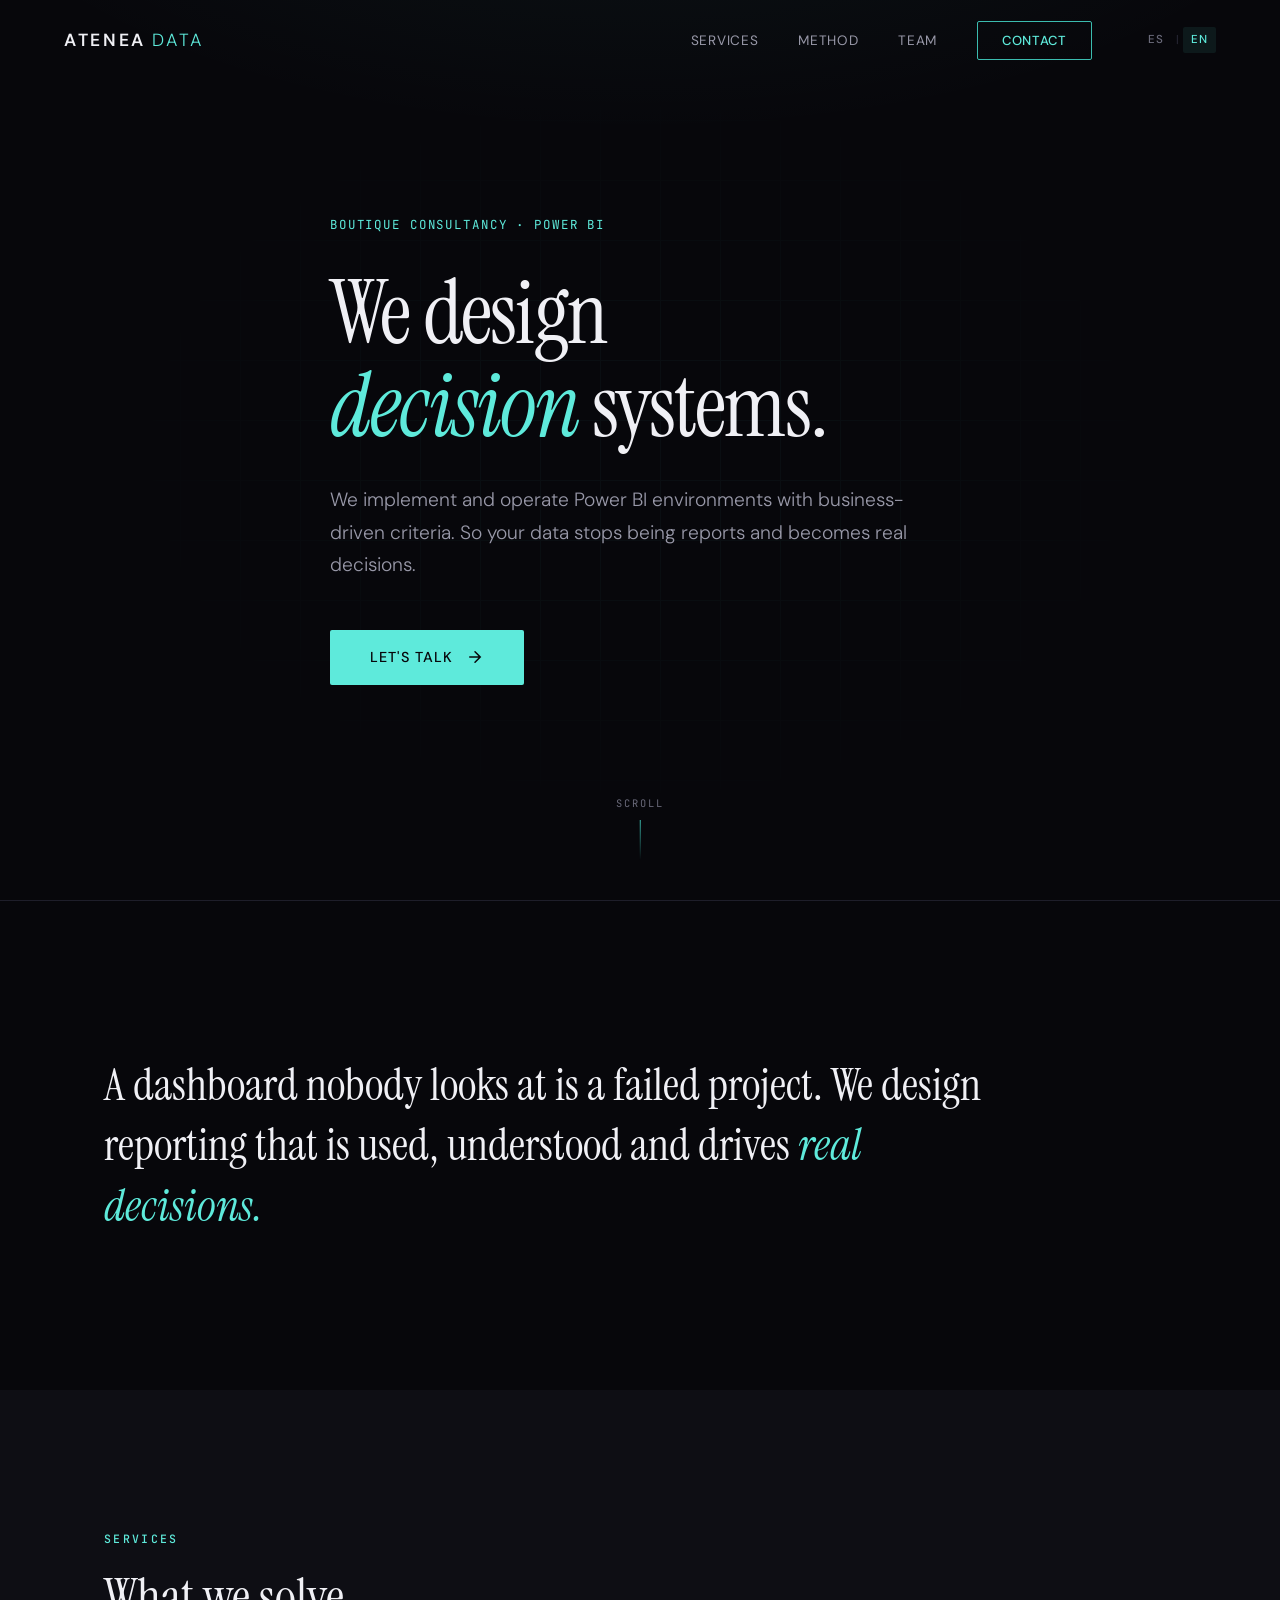
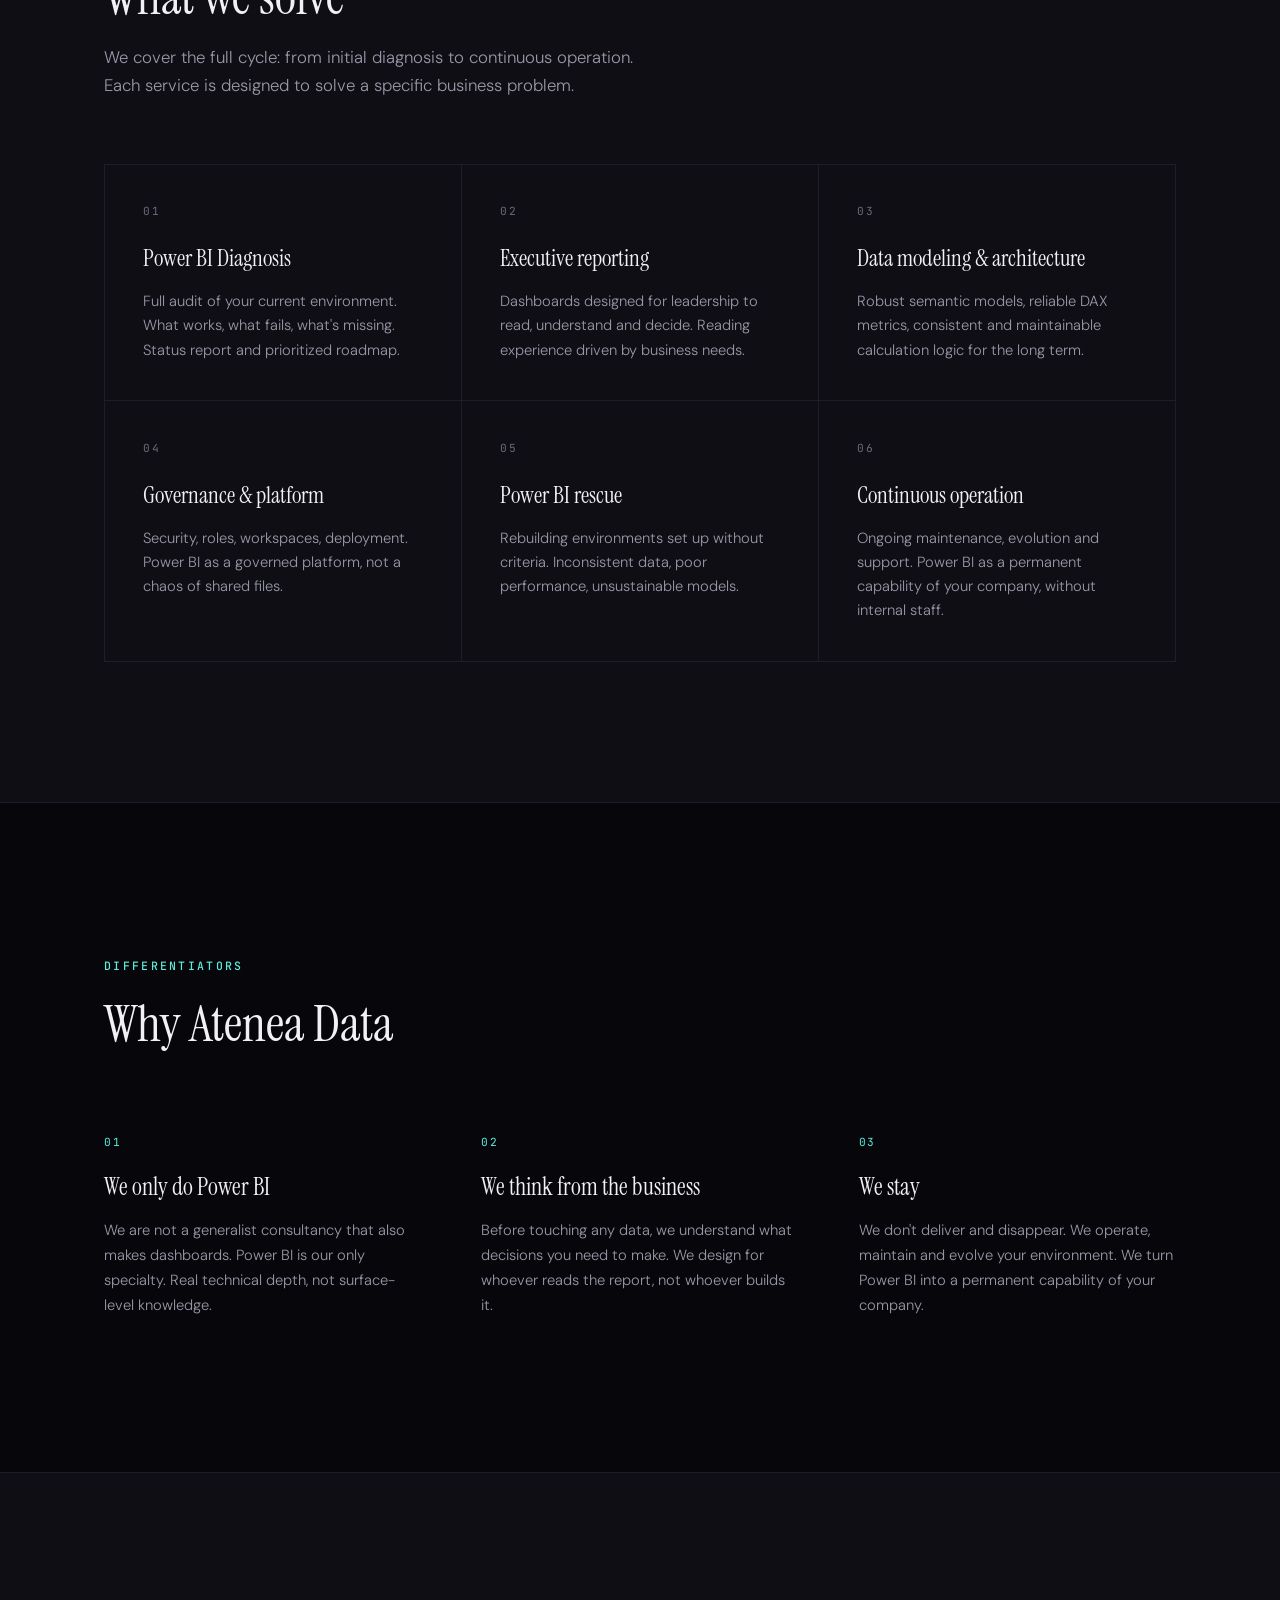
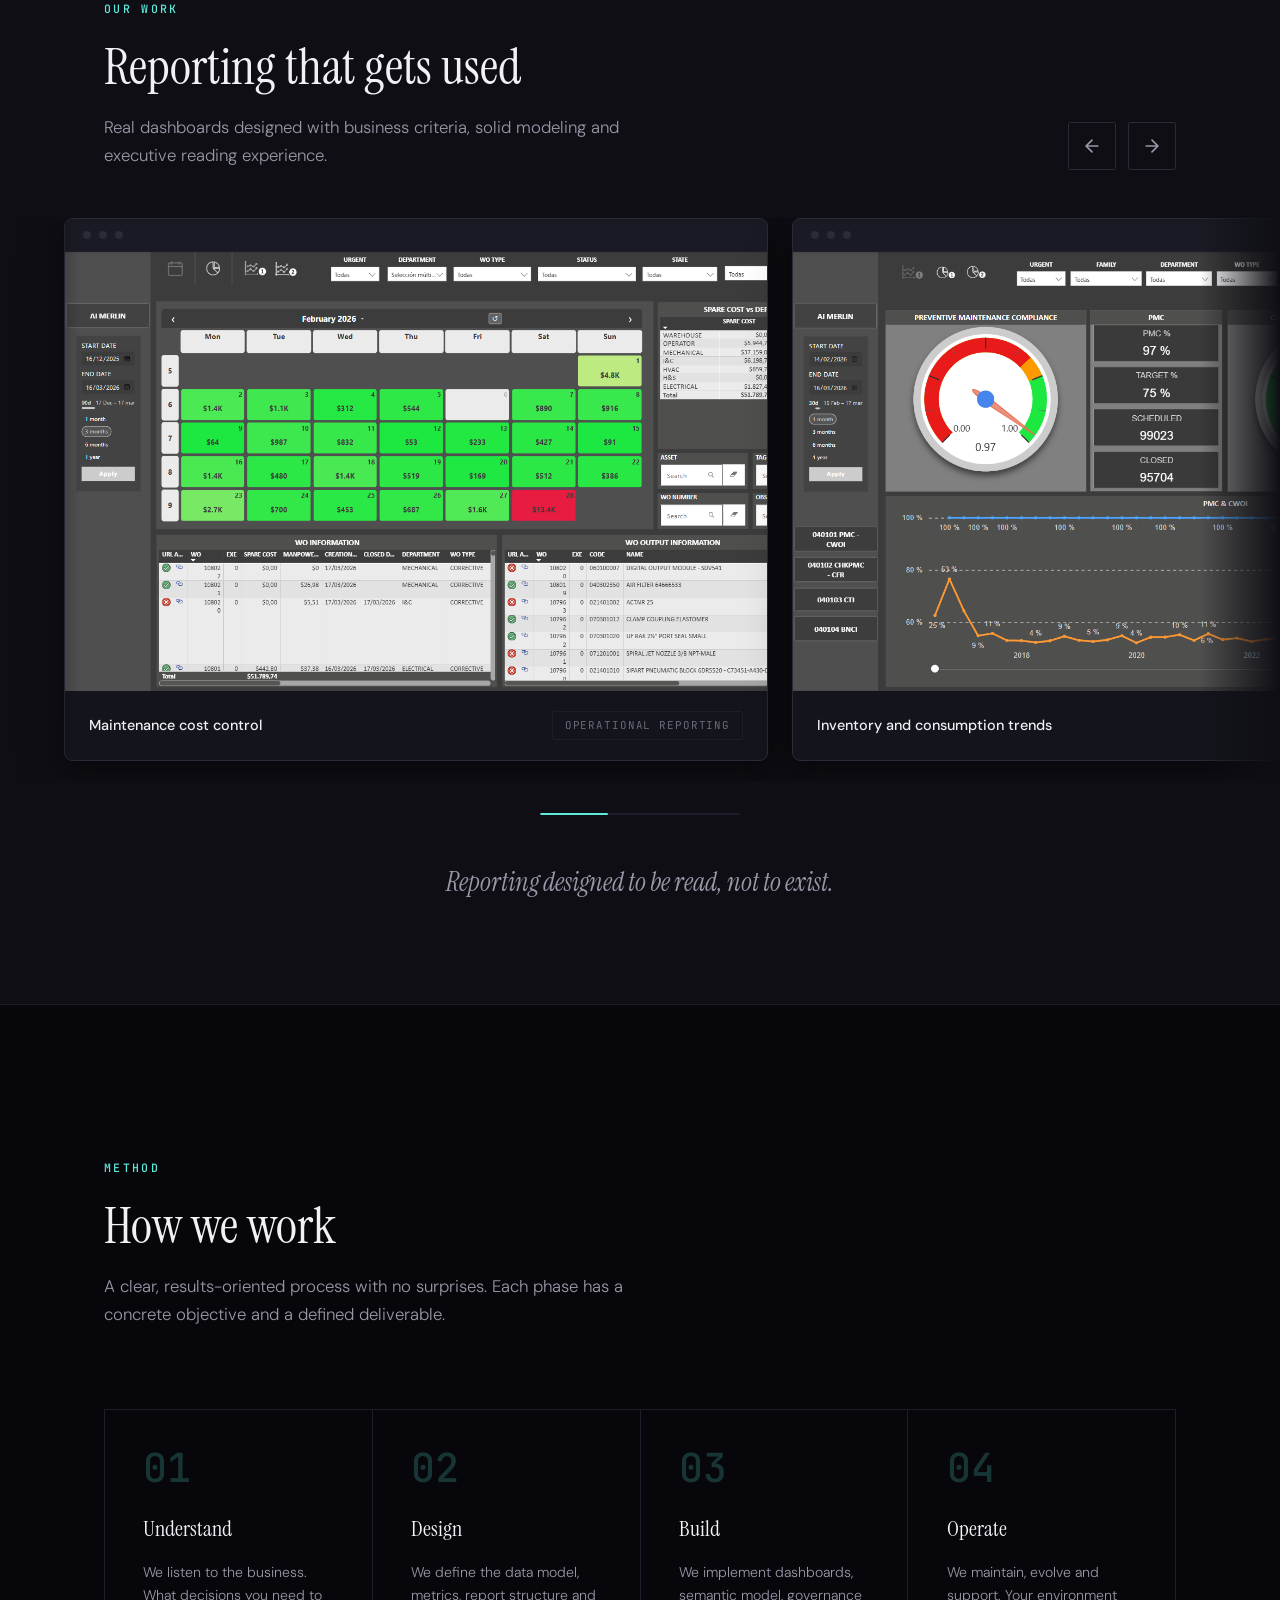
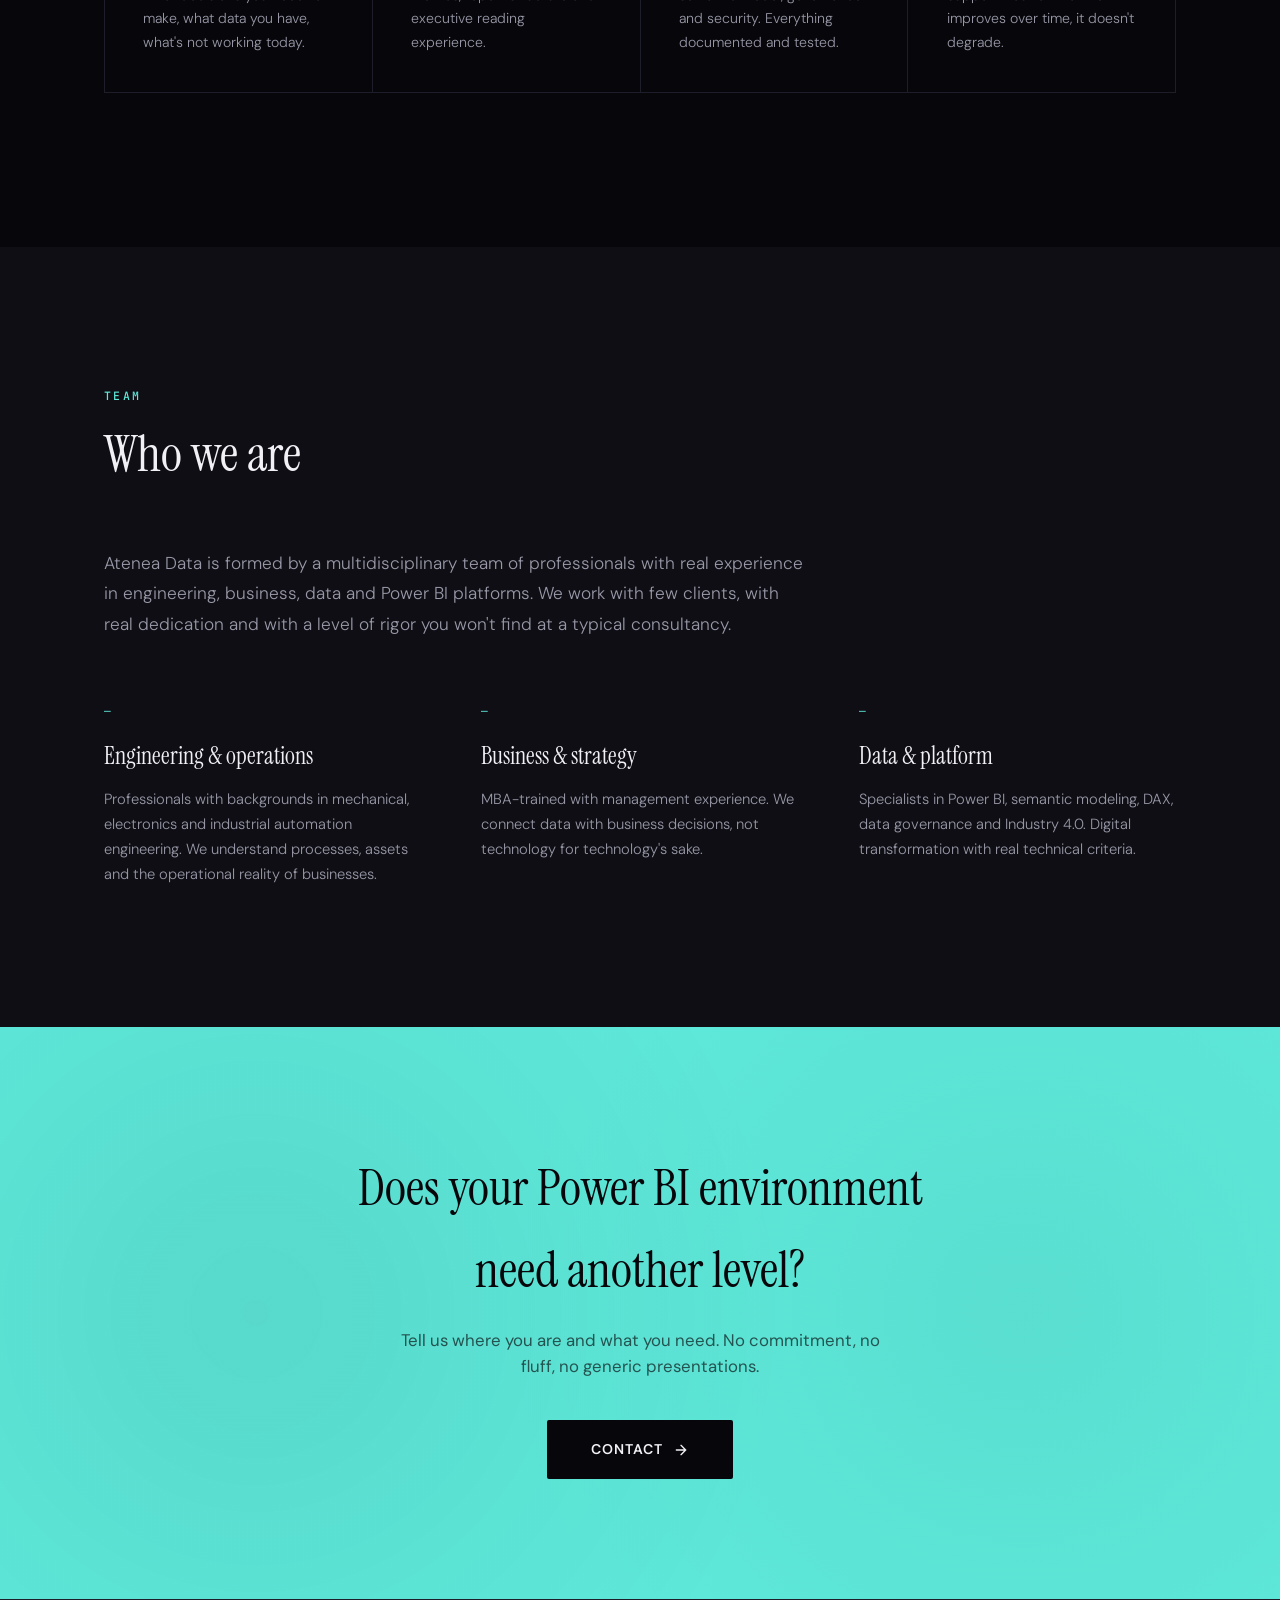
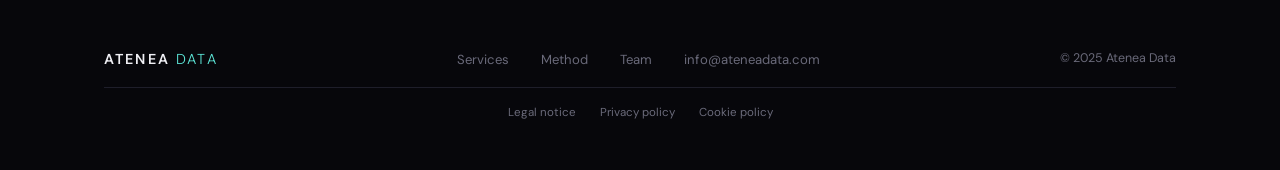
<file: en/index.html>
<!DOCTYPE html>
<html lang="en">
<head>
    <meta charset="UTF-8">
    <meta name="viewport" content="width=device-width, initial-scale=1.0">
    <title>Atenea Data — Decision Systems on Power BI</title>
    <meta name="description" content="Boutique consultancy specializing in Power BI. Design, implementation and operation of executive reporting and decision systems.">
    <link rel="preconnect" href="https://fonts.googleapis.com">
    <link rel="preconnect" href="https://fonts.gstatic.com" crossorigin>
    <link href="https://fonts.googleapis.com/css2?family=DM+Sans:ital,opsz,wght@0,9..40,300;0,9..40,400;0,9..40,500;0,9..40,600;1,9..40,300&family=Instrument+Serif:ital@0;1&family=JetBrains+Mono:wght@400;500&display=swap" rel="stylesheet">
    <link rel="stylesheet" href="../styles.css">
    <style>
        /* All page-specific styles from the Spanish index, copied here */
        .hero { min-height: 100vh; display: flex; align-items: center; position: relative; overflow: hidden; background: var(--black-deep); }
        .hero::before { content: ''; position: absolute; inset: 0; background: radial-gradient(ellipse 80% 50% at 50% -20%, rgba(94, 234, 219, 0.06) 0%, transparent 70%); pointer-events: none; }
        .hero__grid { position: absolute; inset: 0; opacity: 0.03; background-image: linear-gradient(var(--accent) 1px, transparent 1px), linear-gradient(90deg, var(--accent) 1px, transparent 1px); background-size: 60px 60px; mask-image: radial-gradient(ellipse 60% 60% at 50% 50%, black 20%, transparent 70%); -webkit-mask-image: radial-gradient(ellipse 60% 60% at 50% 50%, black 20%, transparent 70%); }
        .hero__content { position: relative; z-index: 2; max-width: 900px; }
        .hero__tag { font-family: var(--font-mono); font-size: 0.78rem; font-weight: 400; letter-spacing: 0.15em; text-transform: uppercase; color: var(--accent); margin-bottom: 32px; opacity: 0; transform: translateY(20px); animation: fadeUp 0.8s var(--ease-out-expo) 0.3s forwards; }
        .hero__title { font-family: var(--font-display); font-size: clamp(3rem, 7vw, 5.5rem); font-weight: 400; line-height: 1.05; letter-spacing: -0.02em; color: var(--text-primary); margin-bottom: 32px; opacity: 0; transform: translateY(30px); animation: fadeUp 1s var(--ease-out-expo) 0.5s forwards; }
        .hero__title em { font-style: italic; color: var(--accent); }
        .hero__subtitle { font-size: clamp(1.05rem, 1.5vw, 1.2rem); font-weight: 300; line-height: 1.7; color: var(--text-secondary); max-width: 620px; margin-bottom: 48px; opacity: 0; transform: translateY(30px); animation: fadeUp 1s var(--ease-out-expo) 0.7s forwards; }
        .hero__cta { display: inline-flex; align-items: center; gap: 12px; font-size: 0.9rem; font-weight: 500; letter-spacing: 0.08em; text-transform: uppercase; color: var(--black-deep); background: var(--accent); padding: 16px 40px; border-radius: 2px; transition: all 0.4s var(--ease-out-expo); opacity: 0; transform: translateY(30px); animation: fadeUp 1s var(--ease-out-expo) 0.9s forwards; }
        .hero__cta:hover { background: var(--text-primary); transform: translateY(-2px); box-shadow: 0 10px 40px rgba(94, 234, 219, 0.15); }
        .hero__cta svg { transition: transform 0.3s ease; }
        .hero__cta:hover svg { transform: translateX(4px); }
        .hero__scroll { position: absolute; bottom: 40px; left: 50%; transform: translateX(-50%); display: flex; flex-direction: column; align-items: center; gap: 8px; opacity: 0; animation: fadeIn 1s var(--ease-out-expo) 1.5s forwards; }
        .hero__scroll span { font-family: var(--font-mono); font-size: 0.65rem; letter-spacing: 0.2em; text-transform: uppercase; color: var(--text-tertiary); }
        .hero__scroll-line { width: 1px; height: 40px; background: linear-gradient(to bottom, var(--accent-dim), transparent); animation: scrollPulse 2s ease-in-out infinite; }
        .statement { padding: clamp(80px, 12vw, 160px) 0; border-top: 1px solid var(--border-subtle); }
        .statement__text { font-family: var(--font-display); font-size: clamp(1.6rem, 3.5vw, 2.8rem); font-weight: 400; line-height: 1.35; color: var(--text-primary); max-width: 900px; }
        .statement__text em { font-style: italic; color: var(--accent); }
        .services { padding: clamp(80px, 12vw, 140px) 0; background: var(--black-surface); }
        .services__grid { display: grid; grid-template-columns: repeat(3, 1fr); gap: 1px; background: var(--border-subtle); border: 1px solid var(--border-subtle); }
        .service-card { background: var(--black-surface); padding: clamp(32px, 3vw, 48px); transition: all 0.5s var(--ease-out-expo); position: relative; }
        .service-card::after { content: ''; position: absolute; bottom: 0; left: 0; right: 0; height: 2px; background: var(--accent); transform: scaleX(0); transform-origin: left; transition: transform 0.5s var(--ease-out-expo); }
        .service-card:hover { background: var(--black-card); }
        .service-card:hover::after { transform: scaleX(1); }
        .service-card__number { font-family: var(--font-mono); font-size: 0.7rem; color: var(--text-tertiary); letter-spacing: 0.1em; margin-bottom: 24px; }
        .service-card__title { font-family: var(--font-display); font-size: 1.45rem; font-weight: 400; margin-bottom: 16px; line-height: 1.2; }
        .service-card__desc { font-size: 0.92rem; font-weight: 300; color: var(--text-secondary); line-height: 1.65; }
        .diff { padding: clamp(80px, 12vw, 160px) 0; border-top: 1px solid var(--border-subtle); }
        .diff__header { margin-bottom: 80px; }
        .diff__grid { display: grid; grid-template-columns: repeat(3, 1fr); gap: 60px; }
        .diff-item__number { font-family: var(--font-mono); font-size: 0.7rem; color: var(--accent); letter-spacing: 0.15em; margin-bottom: 20px; }
        .diff-item__title { font-family: var(--font-display); font-size: 1.5rem; font-weight: 400; margin-bottom: 16px; line-height: 1.25; }
        .diff-item__text { font-size: 0.92rem; font-weight: 300; color: var(--text-secondary); line-height: 1.7; }
        .gallery { padding: clamp(80px, 10vw, 140px) 0 clamp(60px, 8vw, 100px); background: var(--black-surface); overflow: hidden; position: relative; }
        .gallery::before { content: ''; position: absolute; top: 0; left: 0; right: 0; height: 1px; background: var(--border-subtle); }
        .gallery__header { display: flex; align-items: flex-end; justify-content: space-between; margin-bottom: 48px; }
        .gallery__nav { display: flex; gap: 12px; flex-shrink: 0; }
        .gallery__btn { width: 48px; height: 48px; border: 1px solid var(--border-medium); border-radius: 2px; background: transparent; color: var(--text-secondary); cursor: pointer; display: flex; align-items: center; justify-content: center; transition: all 0.3s ease; }
        .gallery__btn:hover { border-color: var(--accent); color: var(--accent); background: var(--accent-glow); }
        .gallery__btn svg { width: 20px; height: 20px; }
        .gallery__track-wrapper { position: relative; }
        .gallery__track-wrapper::before, .gallery__track-wrapper::after { content: ''; position: absolute; top: 0; bottom: 0; width: 80px; z-index: 2; pointer-events: none; }
        .gallery__track-wrapper::before { left: 0; background: linear-gradient(to right, var(--black-surface), transparent); }
        .gallery__track-wrapper::after { right: 0; background: linear-gradient(to left, var(--black-surface), transparent); }
        .gallery__track { display: flex; gap: 24px; overflow-x: auto; scroll-behavior: smooth; scrollbar-width: none; -ms-overflow-style: none; padding: 0 clamp(24px, 5vw, 80px) 20px; cursor: grab; }
        .gallery__track:active { cursor: grabbing; }
        .gallery__track::-webkit-scrollbar { display: none; }
        .gallery__item { flex: 0 0 auto; width: clamp(500px, 55vw, 800px); position: relative; border-radius: 8px; overflow: hidden; border: 1px solid var(--border-medium); background: var(--black-card); transition: all 0.5s var(--ease-out-expo); box-shadow: 0 4px 20px rgba(0,0,0,0.25), 0 12px 48px rgba(0,0,0,0.3); }
        .gallery__item:hover { box-shadow: 0 8px 32px rgba(0,0,0,0.35), 0 20px 60px rgba(0,0,0,0.4), 0 0 80px rgba(94, 234, 219, 0.04); transform: translateY(-4px); }
        .gallery__item-bar { display: flex; align-items: center; gap: 8px; padding: 12px 18px; background: var(--black-elevated); border-bottom: 1px solid var(--border-subtle); }
        .gallery__item-dot { width: 8px; height: 8px; border-radius: 50%; background: var(--border-medium); }
        .gallery__item-img { width: 100%; aspect-ratio: 16 / 10; object-fit: cover; object-position: top left; display: block; }
        .gallery__item-info { padding: 20px 24px; display: flex; align-items: center; justify-content: space-between; }
        .gallery__item-title { font-size: 0.9rem; font-weight: 500; color: var(--text-primary); }
        .gallery__item-type { font-family: var(--font-mono); font-size: 0.68rem; letter-spacing: 0.08em; text-transform: uppercase; color: var(--text-tertiary); padding: 5px 12px; border: 1px solid var(--border-subtle); border-radius: 2px; }
        .gallery__caption { text-align: center; margin-top: 48px; }
        .gallery__caption p { font-family: var(--font-display); font-size: clamp(1.2rem, 2vw, 1.6rem); font-style: italic; color: var(--text-secondary); }
        .gallery__progress { margin-top: 32px; display: flex; justify-content: center; }
        .gallery__progress-bar { width: 200px; height: 2px; background: var(--border-subtle); border-radius: 1px; position: relative; overflow: hidden; }
        .gallery__progress-fill { position: absolute; top: 0; left: 0; height: 100%; background: var(--accent); border-radius: 1px; width: 30%; transition: left 0.3s ease, width 0.3s ease; }
        .method { padding: clamp(80px, 12vw, 160px) 0; border-top: 1px solid var(--border-subtle); }
        .method__header { margin-bottom: 80px; }
        .method__steps { display: grid; grid-template-columns: repeat(4, 1fr); gap: 1px; background: var(--border-subtle); border: 1px solid var(--border-subtle); }
        .method-step { background: var(--black-deep); padding: clamp(28px, 3vw, 44px); position: relative; }
        .method-step__number { font-family: var(--font-mono); font-size: 2.5rem; font-weight: 500; color: var(--accent); opacity: 0.2; margin-bottom: 24px; line-height: 1; }
        .method-step__title { font-family: var(--font-display); font-size: 1.35rem; font-weight: 400; margin-bottom: 14px; }
        .method-step__text { font-size: 0.88rem; font-weight: 300; color: var(--text-secondary); line-height: 1.65; }
        .team { padding: clamp(80px, 12vw, 140px) 0; background: var(--black-surface); }
        .team__header { margin-bottom: 64px; }
        .team__intro { font-size: 1.08rem; font-weight: 300; color: var(--text-secondary); line-height: 1.75; max-width: 700px; margin-bottom: 64px; }
        .team__grid { display: grid; grid-template-columns: repeat(2, 1fr); gap: 48px; }
        .team-member { display: flex; gap: 28px; align-items: flex-start; }
        .team-member__photo { width: 120px; height: 150px; border-radius: 4px; background: var(--black-elevated); border: 1px solid var(--border-subtle); flex-shrink: 0; overflow: hidden; }
        .team-member__name { font-family: var(--font-display); font-size: 1.3rem; margin-bottom: 4px; }
        .team-member__role { font-family: var(--font-mono); font-size: 0.72rem; color: var(--accent); letter-spacing: 0.08em; text-transform: uppercase; margin-bottom: 14px; }
        .team-member__bio { font-size: 0.9rem; font-weight: 300; color: var(--text-secondary); line-height: 1.65; }
        .cta-section { padding: clamp(80px, 10vw, 120px) 0; background: var(--accent); position: relative; overflow: hidden; }
        .cta-section::before { content: ''; position: absolute; inset: 0; background: radial-gradient(circle at 20% 50%, rgba(7,7,11,0.08) 0%, transparent 50%), radial-gradient(circle at 80% 50%, rgba(7,7,11,0.05) 0%, transparent 50%); }
        .cta-section .container { position: relative; z-index: 2; text-align: center; }
        .cta-section__title { font-family: var(--font-display); font-size: clamp(2rem, 4vw, 3.2rem); font-weight: 400; color: var(--black-deep); margin-bottom: 16px; }
        .cta-section__subtitle { font-size: 1.05rem; font-weight: 400; color: rgba(7, 7, 11, 0.65); max-width: 500px; margin: 0 auto 40px; line-height: 1.6; }
        .cta-section__btn { display: inline-flex; align-items: center; gap: 10px; font-size: 0.88rem; font-weight: 600; letter-spacing: 0.08em; text-transform: uppercase; color: var(--text-primary); background: var(--black-deep); padding: 18px 44px; border-radius: 2px; transition: all 0.4s var(--ease-out-expo); }
        .cta-section__btn:hover { transform: translateY(-2px); box-shadow: 0 10px 40px rgba(0,0,0,0.3); }
        .reveal-stagger > * { opacity: 0; transform: translateY(30px); transition: all 0.7s var(--ease-out-expo); }
        .reveal-stagger--visible > *:nth-child(1) { transition-delay: 0s; opacity: 1; transform: none; }
        .reveal-stagger--visible > *:nth-child(2) { transition-delay: 0.08s; opacity: 1; transform: none; }
        .reveal-stagger--visible > *:nth-child(3) { transition-delay: 0.16s; opacity: 1; transform: none; }
        .reveal-stagger--visible > *:nth-child(4) { transition-delay: 0.24s; opacity: 1; transform: none; }
        .reveal-stagger--visible > *:nth-child(5) { transition-delay: 0.32s; opacity: 1; transform: none; }
        .reveal-stagger--visible > *:nth-child(6) { transition-delay: 0.4s; opacity: 1; transform: none; }
        @keyframes fadeUp { from { opacity: 0; transform: translateY(var(--y, 30px)); } to { opacity: 1; transform: translateY(0); } }
        @keyframes fadeIn { from { opacity: 0; } to { opacity: 1; } }
        @keyframes scrollPulse { 0%, 100% { opacity: 0.3; transform: scaleY(1); } 50% { opacity: 0.8; transform: scaleY(1.2); } }
        @media (max-width: 1024px) { .services__grid { grid-template-columns: repeat(2, 1fr); } .diff__grid { grid-template-columns: repeat(2, 1fr); gap: 40px; } .method__steps { grid-template-columns: repeat(2, 1fr); } }
        @media (max-width: 768px) { .services__grid { grid-template-columns: 1fr; } .diff__grid { grid-template-columns: 1fr; gap: 48px; } .method__steps { grid-template-columns: 1fr; } .team__grid { grid-template-columns: 1fr; } .gallery__item { width: clamp(320px, 85vw, 500px); } .gallery__header { flex-direction: column; align-items: flex-start; gap: 24px; } .gallery__track-wrapper::before, .gallery__track-wrapper::after { width: 40px; } }
    </style>
</head>
<body>
    <nav class="nav" id="nav">
        <div class="nav__inner">
            <a href="index.html" class="nav__logo">Atenea <span>Data</span></a>
            <ul class="nav__links" id="navLinks">
                <li><a href="services.html">Services</a></li>
                <li><a href="index.html#method">Method</a></li>
                <li><a href="index.html#team">Team</a></li>
                <li><a href="contact.html" class="nav__cta">Contact</a></li>
                <li class="nav__lang"><a href="../index.html">ES</a><span class="nav__lang-sep">|</span><a href="#" class="active">EN</a></li>
            </ul>
            <button class="nav__hamburger" id="hamburger" aria-label="Menu"><span></span><span></span><span></span></button>
        </div>
    </nav>

    <section class="hero">
        <div class="hero__grid"></div>
        <div class="container">
            <div class="hero__content">
                <p class="hero__tag">Boutique consultancy · Power BI</p>
                <h1 class="hero__title">We design<br><em>decision</em> systems.</h1>
                <p class="hero__subtitle">We implement and operate Power BI environments with business-driven criteria. So your data stops being reports and becomes real decisions.</p>
                <a href="contact.html" class="hero__cta">
                    Let's talk
                    <svg width="18" height="18" viewBox="0 0 24 24" fill="none" stroke="currentColor" stroke-width="2" stroke-linecap="round"><path d="M5 12h14M12 5l7 7-7 7"/></svg>
                </a>
            </div>
        </div>
        <div class="hero__scroll"><span>Scroll</span><div class="hero__scroll-line"></div></div>
    </section>

    <section class="statement">
        <div class="container reveal">
            <p class="statement__text">A dashboard nobody looks at is a failed project. We design reporting that is used, understood and drives <em>real decisions.</em></p>
        </div>
    </section>

    <section class="services" id="services">
        <div class="container">
            <div class="reveal">
                <p class="section-tag">Services</p>
                <h2 class="section-title">What we solve</h2>
                <p class="section-subtitle">We cover the full cycle: from initial diagnosis to continuous operation. Each service is designed to solve a specific business problem.</p>
            </div>
            <div class="services__grid reveal-stagger">
                <div class="service-card"><p class="service-card__number">01</p><h3 class="service-card__title">Power BI Diagnosis</h3><p class="service-card__desc">Full audit of your current environment. What works, what fails, what's missing. Status report and prioritized roadmap.</p></div>
                <div class="service-card"><p class="service-card__number">02</p><h3 class="service-card__title">Executive reporting</h3><p class="service-card__desc">Dashboards designed for leadership to read, understand and decide. Reading experience driven by business needs.</p></div>
                <div class="service-card"><p class="service-card__number">03</p><h3 class="service-card__title">Data modeling & architecture</h3><p class="service-card__desc">Robust semantic models, reliable DAX metrics, consistent and maintainable calculation logic for the long term.</p></div>
                <div class="service-card"><p class="service-card__number">04</p><h3 class="service-card__title">Governance & platform</h3><p class="service-card__desc">Security, roles, workspaces, deployment. Power BI as a governed platform, not a chaos of shared files.</p></div>
                <div class="service-card"><p class="service-card__number">05</p><h3 class="service-card__title">Power BI rescue</h3><p class="service-card__desc">Rebuilding environments set up without criteria. Inconsistent data, poor performance, unsustainable models.</p></div>
                <div class="service-card"><p class="service-card__number">06</p><h3 class="service-card__title">Continuous operation</h3><p class="service-card__desc">Ongoing maintenance, evolution and support. Power BI as a permanent capability of your company, without internal staff.</p></div>
            </div>
        </div>
    </section>

    <section class="diff">
        <div class="container">
            <div class="diff__header reveal"><p class="section-tag">Differentiators</p><h2 class="section-title">Why Atenea Data</h2></div>
            <div class="diff__grid reveal-stagger">
                <div class="diff-item"><p class="diff-item__number">01</p><h3 class="diff-item__title">We only do Power BI</h3><p class="diff-item__text">We are not a generalist consultancy that also makes dashboards. Power BI is our only specialty. Real technical depth, not surface-level knowledge.</p></div>
                <div class="diff-item"><p class="diff-item__number">02</p><h3 class="diff-item__title">We think from the business</h3><p class="diff-item__text">Before touching any data, we understand what decisions you need to make. We design for whoever reads the report, not whoever builds it.</p></div>
                <div class="diff-item"><p class="diff-item__number">03</p><h3 class="diff-item__title">We stay</h3><p class="diff-item__text">We don't deliver and disappear. We operate, maintain and evolve your environment. We turn Power BI into a permanent capability of your company.</p></div>
            </div>
        </div>
    </section>

    <section class="gallery" id="work">
        <div class="container">
            <div class="gallery__header reveal">
                <div>
                    <p class="section-tag">Our work</p>
                    <h2 class="section-title">Reporting that gets used</h2>
                    <p class="section-subtitle" style="margin-bottom:0;">Real dashboards designed with business criteria, solid modeling and executive reading experience.</p>
                </div>
                <div class="gallery__nav">
                    <button class="gallery__btn" id="galleryPrev" aria-label="Previous"><svg viewBox="0 0 24 24" fill="none" stroke="currentColor" stroke-width="2" stroke-linecap="round"><path d="M19 12H5M12 19l-7-7 7-7"/></svg></button>
                    <button class="gallery__btn" id="galleryNext" aria-label="Next"><svg viewBox="0 0 24 24" fill="none" stroke="currentColor" stroke-width="2" stroke-linecap="round"><path d="M5 12h14M12 5l7 7-7 7"/></svg></button>
                </div>
            </div>
        </div>
        <div class="gallery__track-wrapper">
            <div class="gallery__track" id="galleryTrack">
                <div class="gallery__item"><div class="gallery__item-bar"><div class="gallery__item-dot"></div><div class="gallery__item-dot"></div><div class="gallery__item-dot"></div></div><img class="gallery__item-img" src="../powerbi1.png" alt="Maintenance cost control"><div class="gallery__item-info"><span class="gallery__item-title">Maintenance cost control</span><span class="gallery__item-type">Operational reporting</span></div></div>
                <div class="gallery__item"><div class="gallery__item-bar"><div class="gallery__item-dot"></div><div class="gallery__item-dot"></div><div class="gallery__item-dot"></div></div><img class="gallery__item-img" src="../powerbi2.png" alt="Inventory and consumption trends"><div class="gallery__item-info"><span class="gallery__item-title">Inventory and consumption trends</span><span class="gallery__item-type">Stock analysis</span></div></div>
                <div class="gallery__item"><div class="gallery__item-bar"><div class="gallery__item-dot"></div><div class="gallery__item-dot"></div><div class="gallery__item-dot"></div></div><img class="gallery__item-img" src="../powerbi3.png" alt="Asset ranking and work orders"><div class="gallery__item-info"><span class="gallery__item-title">Asset ranking and work orders</span><span class="gallery__item-type">Modeling + KPIs</span></div></div>
                <div class="gallery__item"><div class="gallery__item-bar"><div class="gallery__item-dot"></div><div class="gallery__item-dot"></div><div class="gallery__item-dot"></div></div><img class="gallery__item-img" src="../powerbi4.png" alt="Asset management and geolocation"><div class="gallery__item-info"><span class="gallery__item-title">Asset management and geolocation</span><span class="gallery__item-type">Governance + reporting</span></div></div>
                <div class="gallery__item"><div class="gallery__item-bar"><div class="gallery__item-dot"></div><div class="gallery__item-dot"></div><div class="gallery__item-dot"></div></div><img class="gallery__item-img" src="../powerbi5.png" alt="Maintenance and compliance dashboard"><div class="gallery__item-info"><span class="gallery__item-title">Maintenance and compliance dashboard</span><span class="gallery__item-type">Executive dashboard</span></div></div>
            </div>
        </div>
        <div class="container">
            <div class="gallery__progress"><div class="gallery__progress-bar"><div class="gallery__progress-fill" id="galleryProgress"></div></div></div>
            <div class="gallery__caption reveal"><p>Reporting designed to be read, not to exist.</p></div>
        </div>
    </section>

    <section class="method" id="method">
        <div class="container">
            <div class="method__header reveal"><p class="section-tag">Method</p><h2 class="section-title">How we work</h2><p class="section-subtitle">A clear, results-oriented process with no surprises. Each phase has a concrete objective and a defined deliverable.</p></div>
            <div class="method__steps reveal-stagger">
                <div class="method-step"><p class="method-step__number">01</p><h3 class="method-step__title">Understand</h3><p class="method-step__text">We listen to the business. What decisions you need to make, what data you have, what's not working today.</p></div>
                <div class="method-step"><p class="method-step__number">02</p><h3 class="method-step__title">Design</h3><p class="method-step__text">We define the data model, metrics, report structure and executive reading experience.</p></div>
                <div class="method-step"><p class="method-step__number">03</p><h3 class="method-step__title">Build</h3><p class="method-step__text">We implement dashboards, semantic model, governance and security. Everything documented and tested.</p></div>
                <div class="method-step"><p class="method-step__number">04</p><h3 class="method-step__title">Operate</h3><p class="method-step__text">We maintain, evolve and support. Your environment improves over time, it doesn't degrade.</p></div>
            </div>
        </div>
    </section>

    <section class="team" id="team">
        <div class="container">
            <div class="team__header reveal"><p class="section-tag">Team</p><h2 class="section-title">Who we are</h2></div>
            <p class="team__intro reveal">Atenea Data is formed by a multidisciplinary team of professionals with real experience in engineering, business, data and Power BI platforms. We work with few clients, with real dedication and with a level of rigor you won't find at a typical consultancy.</p>
            <div class="diff__grid reveal-stagger" style="margin-top: 48px;">
                <div class="diff-item"><p class="diff-item__number">—</p><h3 class="diff-item__title">Engineering & operations</h3><p class="diff-item__text">Professionals with backgrounds in mechanical, electronics and industrial automation engineering. We understand processes, assets and the operational reality of businesses.</p></div>
                <div class="diff-item"><p class="diff-item__number">—</p><h3 class="diff-item__title">Business & strategy</h3><p class="diff-item__text">MBA-trained with management experience. We connect data with business decisions, not technology for technology's sake.</p></div>
                <div class="diff-item"><p class="diff-item__number">—</p><h3 class="diff-item__title">Data & platform</h3><p class="diff-item__text">Specialists in Power BI, semantic modeling, DAX, data governance and Industry 4.0. Digital transformation with real technical criteria.</p></div>
            </div>
        </div>
    </section>

    <section class="cta-section" id="contact">
        <div class="container">
            <h2 class="cta-section__title">Does your Power BI environment<br>need another level?</h2>
            <p class="cta-section__subtitle">Tell us where you are and what you need. No commitment, no fluff, no generic presentations.</p>
            <a href="contact.html" class="cta-section__btn">Contact<svg width="16" height="16" viewBox="0 0 24 24" fill="none" stroke="currentColor" stroke-width="2" stroke-linecap="round"><path d="M5 12h14M12 5l7 7-7 7"/></svg></a>
        </div>
    </section>

    <footer class="footer">
        <div class="container">
            <div class="footer__inner">
                <a href="index.html" class="footer__logo">Atenea <span>Data</span></a>
                <div class="footer__links"><a href="services.html">Services</a><a href="index.html#method">Method</a><a href="index.html#team">Team</a><a href="mailto:info@ateneadata.com">info@ateneadata.com</a></div>
                <p class="footer__copy">© 2025 Atenea Data</p>
            </div>
            <div class="footer__legal"><a href="legal-notice.html">Legal notice</a><a href="privacy.html">Privacy policy</a><a href="cookies.html">Cookie policy</a></div>
        </div>
    </footer>

    <script>
        const nav=document.getElementById('nav');window.addEventListener('scroll',()=>{nav.classList.toggle('nav--scrolled',window.pageYOffset>60);});
        const hamburger=document.getElementById('hamburger'),navLinks=document.getElementById('navLinks');hamburger.addEventListener('click',()=>{navLinks.classList.toggle('nav__links--open');});navLinks.querySelectorAll('a').forEach(l=>{l.addEventListener('click',()=>{navLinks.classList.remove('nav__links--open');});});
        const revealElements=document.querySelectorAll('.reveal,.reveal-stagger');const revealObserver=new IntersectionObserver((entries)=>{entries.forEach(entry=>{if(entry.isIntersecting){entry.target.classList.add(entry.target.classList.contains('reveal')?'reveal--visible':'reveal-stagger--visible');revealObserver.unobserve(entry.target);}});},{threshold:0.15,rootMargin:'0px 0px -40px 0px'});revealElements.forEach(el=>revealObserver.observe(el));
        document.querySelectorAll('a[href^="#"]').forEach(a=>{a.addEventListener('click',function(e){e.preventDefault();const t=document.querySelector(this.getAttribute('href'));if(t)t.scrollIntoView({behavior:'smooth',block:'start'});});});
        const galleryTrack=document.getElementById('galleryTrack'),galleryPrev=document.getElementById('galleryPrev'),galleryNext=document.getElementById('galleryNext'),galleryProgress=document.getElementById('galleryProgress');
        if(galleryTrack){const scrollAmt=()=>{const i=galleryTrack.querySelector('.gallery__item');return i?i.offsetWidth+24:400;};galleryPrev.addEventListener('click',()=>{galleryTrack.scrollBy({left:-scrollAmt(),behavior:'smooth'});});galleryNext.addEventListener('click',()=>{galleryTrack.scrollBy({left:scrollAmt(),behavior:'smooth'});});const updateProgress=()=>{const{scrollLeft,scrollWidth,clientWidth}=galleryTrack;const m=scrollWidth-clientWidth;if(m<=0)return;const p=scrollLeft/m;const bw=galleryProgress.parentElement.offsetWidth;const fw=Math.max(40,bw*(clientWidth/scrollWidth));galleryProgress.style.width=fw+'px';galleryProgress.style.left=(bw-fw)*p+'px';};galleryTrack.addEventListener('scroll',updateProgress);window.addEventListener('resize',updateProgress);setTimeout(updateProgress,100);let isDragging=false,startX,scrollStart;galleryTrack.addEventListener('mousedown',(e)=>{isDragging=true;startX=e.pageX-galleryTrack.offsetLeft;scrollStart=galleryTrack.scrollLeft;galleryTrack.style.scrollBehavior='auto';});galleryTrack.addEventListener('mousemove',(e)=>{if(!isDragging)return;e.preventDefault();galleryTrack.scrollLeft=scrollStart-(e.pageX-galleryTrack.offsetLeft-startX);});const stopDrag=()=>{isDragging=false;galleryTrack.style.scrollBehavior='smooth';};galleryTrack.addEventListener('mouseup',stopDrag);galleryTrack.addEventListener('mouseleave',stopDrag);}
    </script>
</body>
</html>
</file>
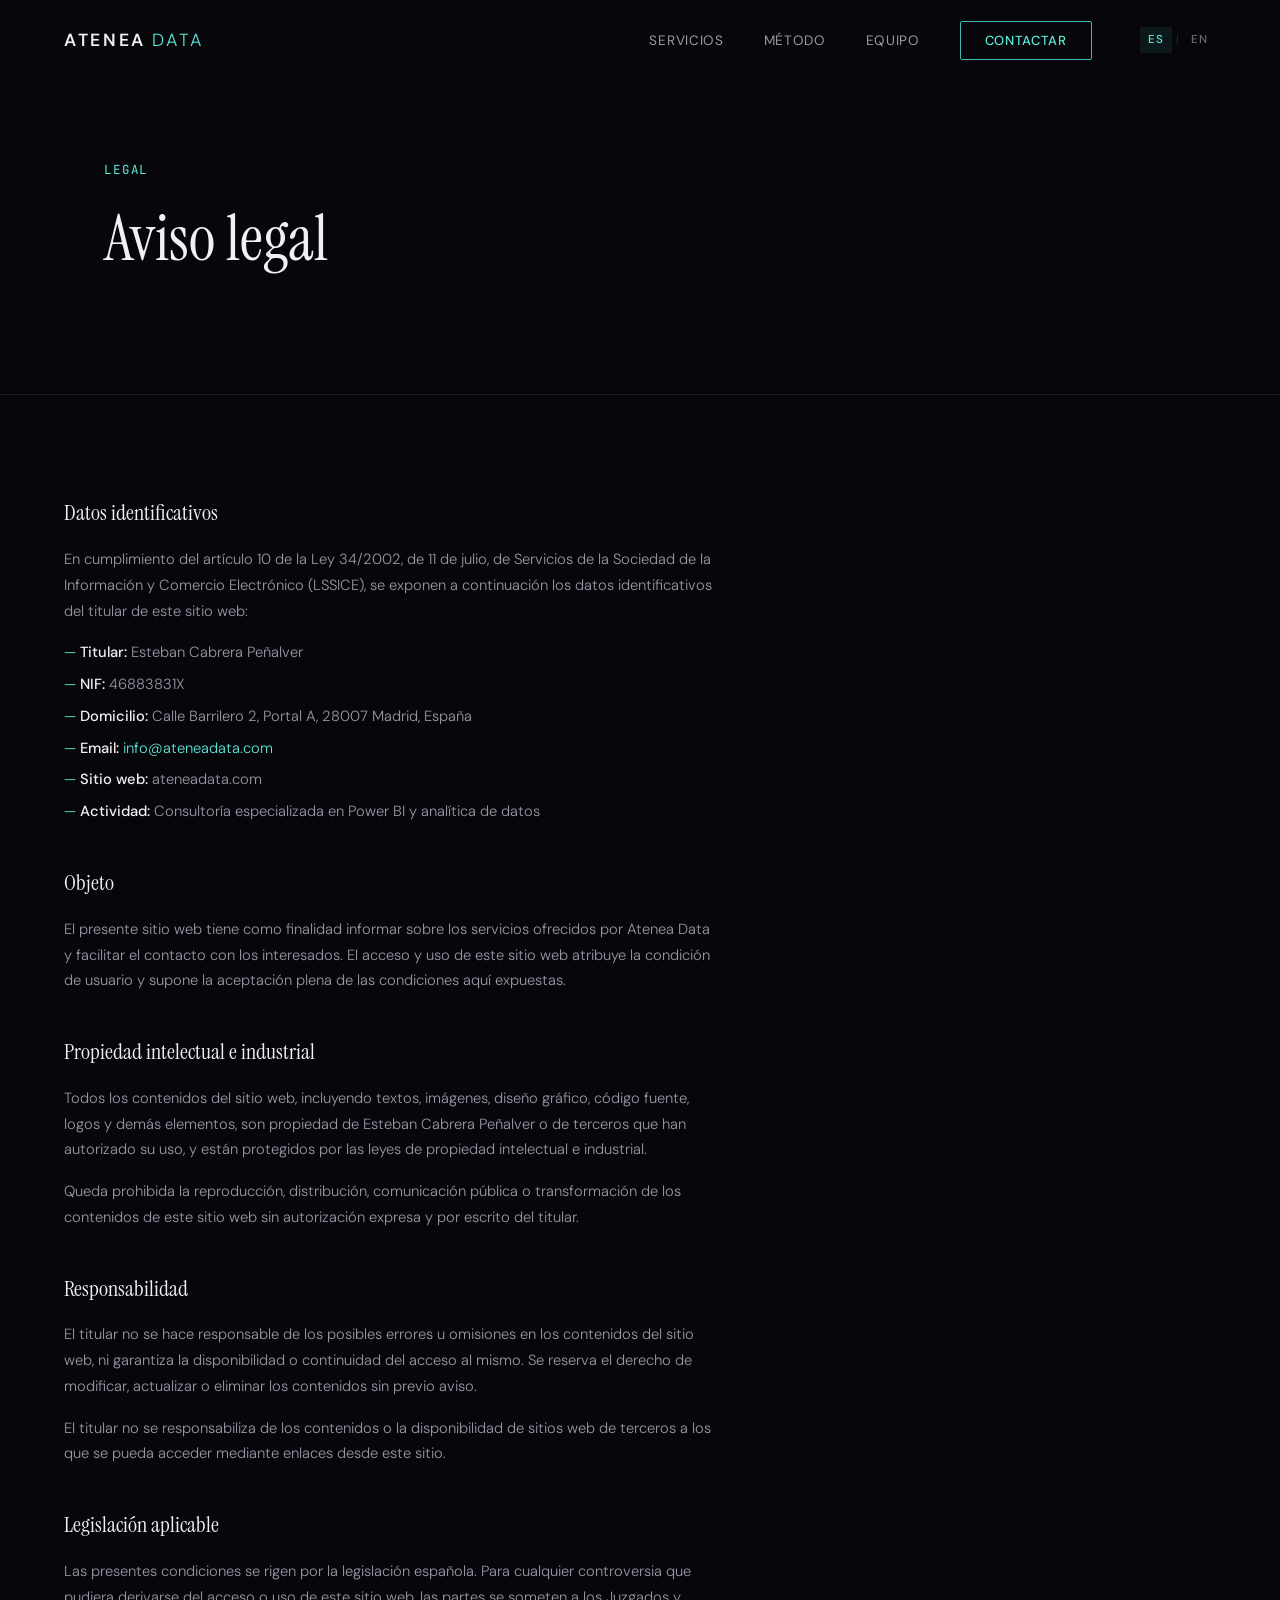
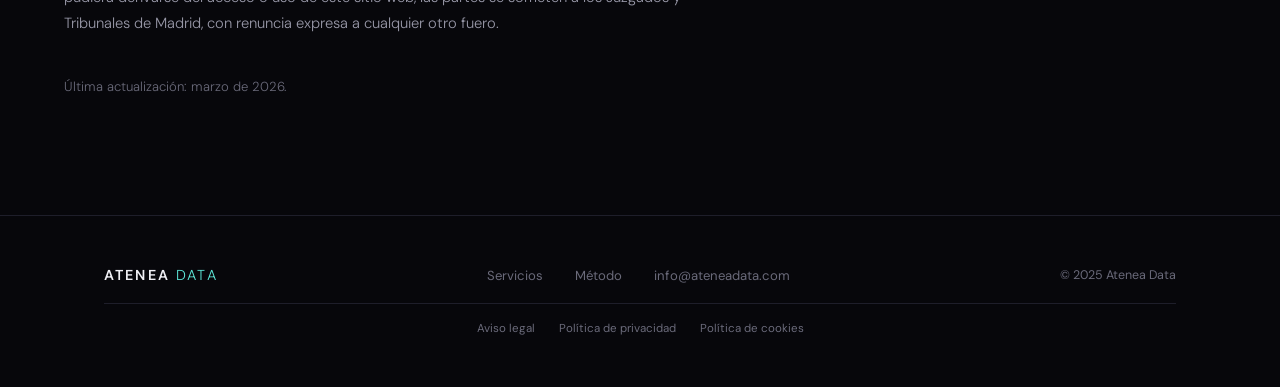
<file: aviso-legal.html>
<!DOCTYPE html>
<html lang="es">
<head>
    <meta charset="UTF-8">
    <meta name="viewport" content="width=device-width, initial-scale=1.0">
    <title>Aviso Legal — Atenea Data</title>
    <link rel="preconnect" href="https://fonts.googleapis.com">
    <link rel="preconnect" href="https://fonts.gstatic.com" crossorigin>
    <link href="https://fonts.googleapis.com/css2?family=DM+Sans:ital,opsz,wght@0,9..40,300;0,9..40,400;0,9..40,500;0,9..40,600;1,9..40,300&family=Instrument+Serif:ital@0;1&family=JetBrains+Mono:wght@400;500&display=swap" rel="stylesheet">
    <link rel="stylesheet" href="styles.css">
    <style>
        .legal-content { padding: clamp(60px, 8vw, 100px) 0; max-width: 780px; }
        .legal-content h2 { font-family: var(--font-display); font-size: 1.4rem; font-weight: 400; margin: 40px 0 16px; color: var(--text-primary); }
        .legal-content h2:first-of-type { margin-top: 0; }
        .legal-content p { font-size: 0.92rem; font-weight: 300; color: var(--text-secondary); line-height: 1.75; margin-bottom: 16px; }
        .legal-content ul { list-style: none; padding: 0; margin-bottom: 16px; }
        .legal-content ul li { font-size: 0.92rem; font-weight: 300; color: var(--text-secondary); line-height: 1.75; padding-left: 16px; position: relative; margin-bottom: 6px; }
        .legal-content ul li::before { content: '—'; position: absolute; left: 0; color: var(--accent); }
        .legal-content strong { font-weight: 500; color: var(--text-primary); }
        .legal-content a { color: var(--accent); }
    </style>
</head>
<body>

    <nav class="nav" id="nav">
        <div class="nav__inner">
            <a href="index.html" class="nav__logo">Atenea <span>Data</span></a>
            <ul class="nav__links" id="navLinks">
                <li><a href="servicios.html">Servicios</a></li>
                <li><a href="index.html#metodo">Método</a></li>
                <li><a href="index.html#equipo">Equipo</a></li>
                <li><a href="contacto.html" class="nav__cta">Contactar</a></li>
                <li class="nav__lang"><a href="#" class="active">ES</a><span class="nav__lang-sep">|</span><a href="en/legal-notice.html">EN</a></li>
            </ul>
            <button class="nav__hamburger" id="hamburger" aria-label="Menú"><span></span><span></span><span></span></button>
        </div>
    </nav>

    <header class="page-header">
        <div class="container">
            <p class="page-header__tag">Legal</p>
            <h1 class="page-header__title">Aviso legal</h1>
        </div>
    </header>

    <section class="legal-content">
        <div class="container">

            <h2>Datos identificativos</h2>
            <p>En cumplimiento del artículo 10 de la Ley 34/2002, de 11 de julio, de Servicios de la Sociedad de la Información y Comercio Electrónico (LSSICE), se exponen a continuación los datos identificativos del titular de este sitio web:</p>
            <ul>
                <li><strong>Titular:</strong> Esteban Cabrera Peñalver</li>
                <li><strong>NIF:</strong> 46883831X</li>
                <li><strong>Domicilio:</strong> Calle Barrilero 2, Portal A, 28007 Madrid, España</li>
                <li><strong>Email:</strong> <a href="mailto:info@ateneadata.com">info@ateneadata.com</a></li>
                <li><strong>Sitio web:</strong> ateneadata.com</li>
                <li><strong>Actividad:</strong> Consultoría especializada en Power BI y analítica de datos</li>
            </ul>

            <h2>Objeto</h2>
            <p>El presente sitio web tiene como finalidad informar sobre los servicios ofrecidos por Atenea Data y facilitar el contacto con los interesados. El acceso y uso de este sitio web atribuye la condición de usuario y supone la aceptación plena de las condiciones aquí expuestas.</p>

            <h2>Propiedad intelectual e industrial</h2>
            <p>Todos los contenidos del sitio web, incluyendo textos, imágenes, diseño gráfico, código fuente, logos y demás elementos, son propiedad de Esteban Cabrera Peñalver o de terceros que han autorizado su uso, y están protegidos por las leyes de propiedad intelectual e industrial.</p>
            <p>Queda prohibida la reproducción, distribución, comunicación pública o transformación de los contenidos de este sitio web sin autorización expresa y por escrito del titular.</p>

            <h2>Responsabilidad</h2>
            <p>El titular no se hace responsable de los posibles errores u omisiones en los contenidos del sitio web, ni garantiza la disponibilidad o continuidad del acceso al mismo. Se reserva el derecho de modificar, actualizar o eliminar los contenidos sin previo aviso.</p>
            <p>El titular no se responsabiliza de los contenidos o la disponibilidad de sitios web de terceros a los que se pueda acceder mediante enlaces desde este sitio.</p>

            <h2>Legislación aplicable</h2>
            <p>Las presentes condiciones se rigen por la legislación española. Para cualquier controversia que pudiera derivarse del acceso o uso de este sitio web, las partes se someten a los Juzgados y Tribunales de Madrid, con renuncia expresa a cualquier otro fuero.</p>

            <p style="margin-top: 40px; font-size: 0.82rem; color: var(--text-tertiary);">Última actualización: marzo de 2026.</p>
        </div>
    </section>

    <footer class="footer">
        <div class="container">
            <div class="footer__inner">
                <a href="index.html" class="footer__logo">Atenea <span>Data</span></a>
                <div class="footer__links">
                    <a href="servicios.html">Servicios</a>
                    <a href="index.html#metodo">Método</a>
                    <a href="mailto:info@ateneadata.com">info@ateneadata.com</a>
                </div>
                <p class="footer__copy">© 2025 Atenea Data</p>
            </div>
            <div class="footer__legal">
                <a href="aviso-legal.html">Aviso legal</a>
                <a href="privacidad.html">Política de privacidad</a>
                <a href="cookies.html">Política de cookies</a>
            </div>
        </div>
    </footer>

    <script>
        const nav = document.getElementById('nav');
        window.addEventListener('scroll', () => { nav.classList.toggle('nav--scrolled', window.pageYOffset > 60); });
        const hamburger = document.getElementById('hamburger');
        const navLinks = document.getElementById('navLinks');
        hamburger.addEventListener('click', () => { navLinks.classList.toggle('nav__links--open'); });
        navLinks.querySelectorAll('a').forEach(link => { link.addEventListener('click', () => { navLinks.classList.remove('nav__links--open'); }); });
    </script>
</body>
</html>
</file>
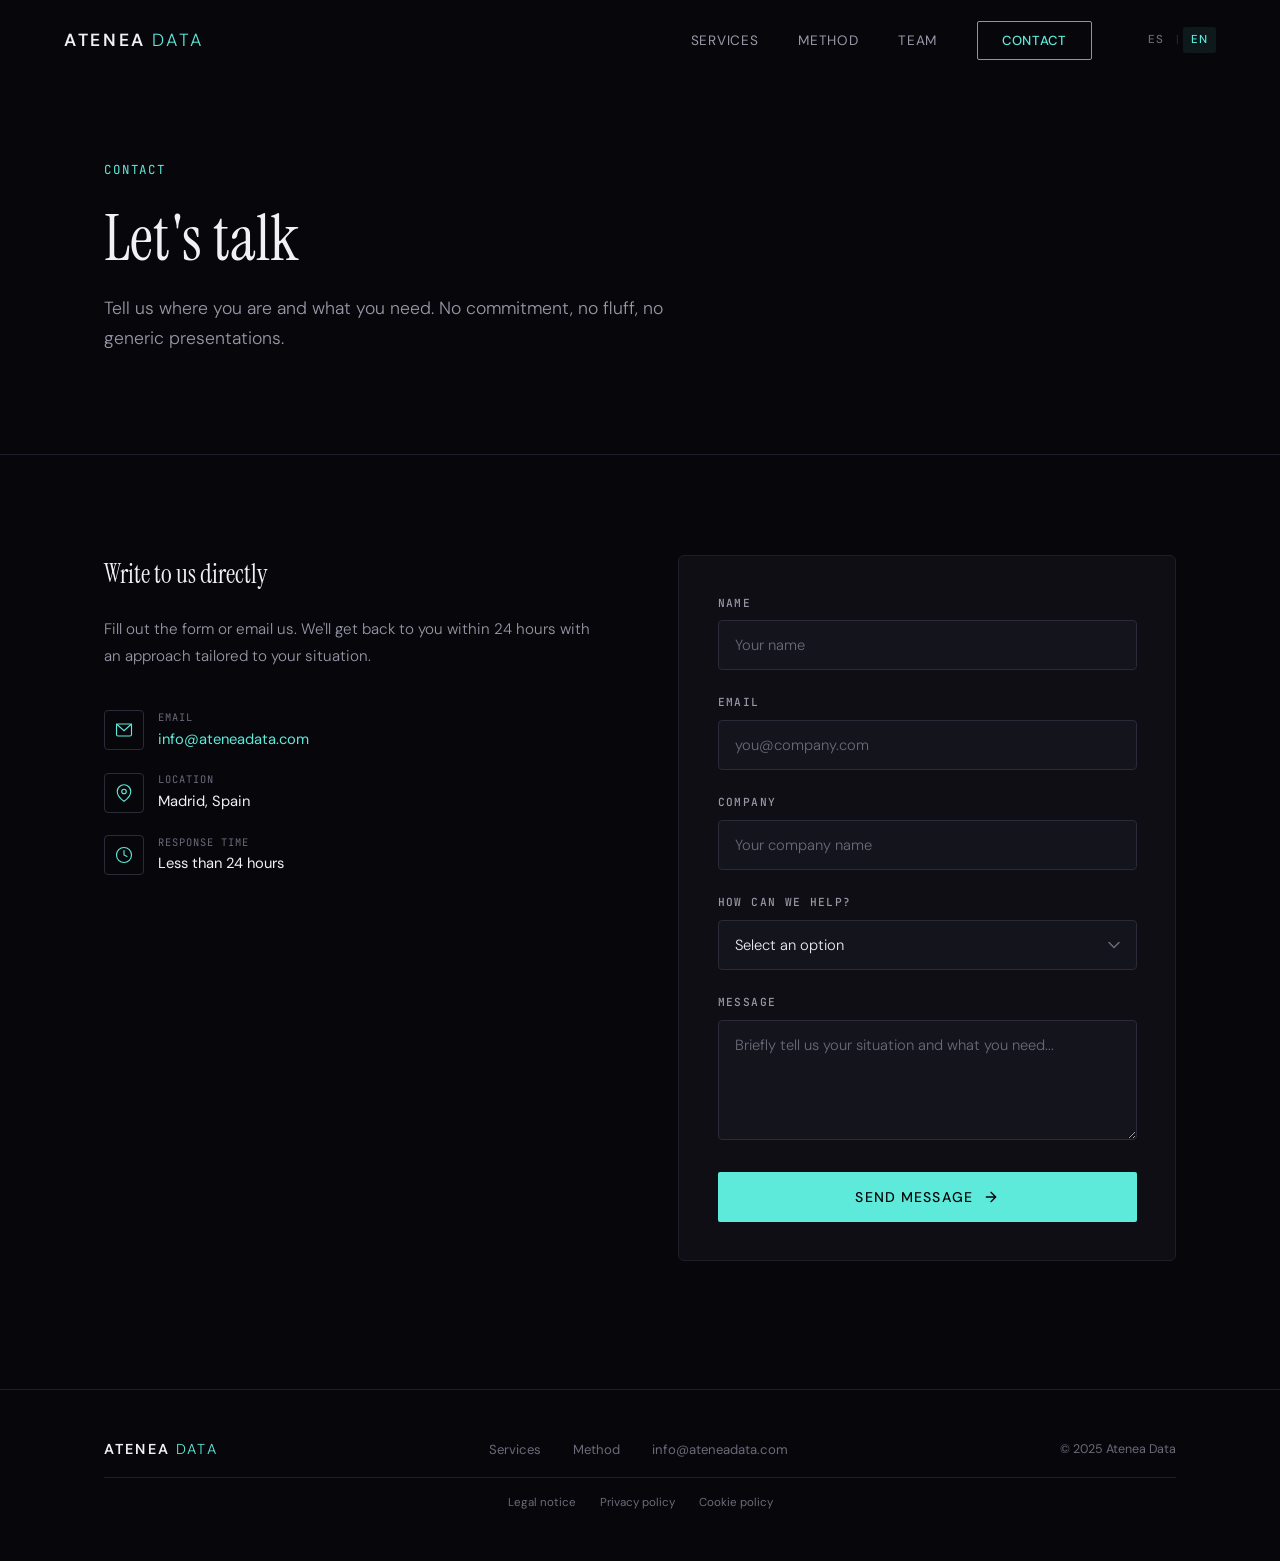
<file: contact.html>
<!DOCTYPE html>
<html lang="en">
<head>
    <meta charset="UTF-8">
    <meta name="viewport" content="width=device-width, initial-scale=1.0">
    <title>Contact — Atenea Data</title>
    <meta name="description" content="Contact Atenea Data. Tell us your situation and we'll propose an approach with no commitment.">
    <link rel="preconnect" href="https://fonts.googleapis.com">
    <link rel="preconnect" href="https://fonts.gstatic.com" crossorigin>
    <link href="https://fonts.googleapis.com/css2?family=DM+Sans:ital,opsz,wght@0,9..40,300;0,9..40,400;0,9..40,500;0,9..40,600;1,9..40,300&family=Instrument+Serif:ital@0;1&family=JetBrains+Mono:wght@400;500&display=swap" rel="stylesheet">
    <link rel="stylesheet" href="../styles.css">
    <style>
        .contact-section { padding: clamp(60px, 8vw, 100px) 0 clamp(80px, 10vw, 140px); }
        .contact-grid { display: grid; grid-template-columns: 1fr 1fr; gap: clamp(40px, 6vw, 100px); align-items: start; }
        .contact-info__title { font-family: var(--font-display); font-size: 1.6rem; font-weight: 400; margin-bottom: 20px; }
        .contact-info__text { font-size: 0.95rem; font-weight: 300; color: var(--text-secondary); line-height: 1.75; margin-bottom: 40px; }
        .contact-info__item { display: flex; align-items: center; gap: 14px; margin-bottom: 20px; }
        .contact-info__icon { width: 40px; height: 40px; border: 1px solid var(--border-medium); border-radius: 4px; display: flex; align-items: center; justify-content: center; flex-shrink: 0; }
        .contact-info__icon svg { width: 18px; height: 18px; color: var(--accent); }
        .contact-info__label { font-family: var(--font-mono); font-size: 0.65rem; letter-spacing: 0.1em; text-transform: uppercase; color: var(--text-tertiary); margin-bottom: 2px; }
        .contact-info__value { font-size: 0.92rem; color: var(--text-primary); }
        .contact-info__value a { color: var(--accent); transition: opacity 0.3s ease; }
        .contact-info__value a:hover { opacity: 0.8; }
        .contact-form { background: var(--black-surface); border: 1px solid var(--border-subtle); border-radius: 6px; padding: clamp(28px, 3vw, 44px); }
        .form-group { margin-bottom: 24px; }
        .form-group label { display: block; font-family: var(--font-mono); font-size: 0.7rem; font-weight: 500; letter-spacing: 0.12em; text-transform: uppercase; color: var(--text-secondary); margin-bottom: 8px; }
        .form-group input, .form-group textarea, .form-group select { width: 100%; padding: 14px 16px; background: var(--black-card); border: 1px solid var(--border-medium); border-radius: 4px; color: var(--text-primary); font-family: var(--font-body); font-size: 0.92rem; font-weight: 300; transition: border-color 0.3s ease; outline: none; }
        .form-group input:focus, .form-group textarea:focus, .form-group select:focus { border-color: var(--accent); }
        .form-group input::placeholder, .form-group textarea::placeholder { color: var(--text-tertiary); }
        .form-group textarea { min-height: 120px; resize: vertical; }
        .form-group select { appearance: none; background-image: url("data:image/svg+xml,%3Csvg width='12' height='8' viewBox='0 0 12 8' fill='none' xmlns='http://www.w3.org/2000/svg'%3E%3Cpath d='M1 1.5L6 6.5L11 1.5' stroke='%236A6A7A' stroke-width='1.5' stroke-linecap='round'/%3E%3C/svg%3E"); background-repeat: no-repeat; background-position: right 16px center; cursor: pointer; }
        .form-group select option { background: var(--black-card); color: var(--text-primary); }
        .form-submit { display: inline-flex; align-items: center; gap: 10px; font-family: var(--font-body); font-size: 0.88rem; font-weight: 500; letter-spacing: 0.08em; text-transform: uppercase; color: var(--black-deep); background: var(--accent); padding: 16px 40px; border: none; border-radius: 2px; cursor: pointer; transition: all 0.4s var(--ease-out-expo); width: 100%; justify-content: center; }
        .form-submit:hover { background: var(--text-primary); transform: translateY(-2px); }
        .form-success { display: none; text-align: center; padding: 40px 20px; }
        .form-success.active { display: block; }
        .form-success__icon { width: 56px; height: 56px; border-radius: 50%; background: var(--accent-glow-strong); display: flex; align-items: center; justify-content: center; margin: 0 auto 20px; }
        .form-success__icon svg { color: var(--accent); }
        .form-success__title { font-family: var(--font-display); font-size: 1.4rem; margin-bottom: 10px; }
        .form-success__text { font-size: 0.92rem; font-weight: 300; color: var(--text-secondary); }
        @media (max-width: 768px) { .contact-grid { grid-template-columns: 1fr; } }
    </style>
</head>
<body>
    <nav class="nav" id="nav"><div class="nav__inner"><a href="index.html" class="nav__logo">Atenea <span>Data</span></a><ul class="nav__links" id="navLinks"><li><a href="services.html">Services</a></li><li><a href="index.html#method">Method</a></li><li><a href="index.html#team">Team</a></li><li><a href="contact.html" class="nav__cta">Contact</a></li><li class="nav__lang"><a href="../contacto.html">ES</a><span class="nav__lang-sep">|</span><a href="#" class="active">EN</a></li></ul><button class="nav__hamburger" id="hamburger" aria-label="Menu"><span></span><span></span><span></span></button></div></nav>

    <header class="page-header"><div class="container"><p class="page-header__tag">Contact</p><h1 class="page-header__title">Let's talk</h1><p class="page-header__subtitle">Tell us where you are and what you need. No commitment, no fluff, no generic presentations.</p></div></header>

    <section class="contact-section"><div class="container"><div class="contact-grid">
        <div class="reveal">
            <h2 class="contact-info__title">Write to us directly</h2>
            <p class="contact-info__text">Fill out the form or email us. We'll get back to you within 24 hours with an approach tailored to your situation.</p>
            <div class="contact-info__item"><div class="contact-info__icon"><svg viewBox="0 0 24 24" fill="none" stroke="currentColor" stroke-width="1.5" stroke-linecap="round"><rect x="2" y="4" width="20" height="16" rx="2"/><path d="M22 4L12 13 2 4"/></svg></div><div><p class="contact-info__label">Email</p><p class="contact-info__value"><a href="mailto:info@ateneadata.com">info@ateneadata.com</a></p></div></div>
            <div class="contact-info__item"><div class="contact-info__icon"><svg viewBox="0 0 24 24" fill="none" stroke="currentColor" stroke-width="1.5" stroke-linecap="round"><path d="M21 10c0 7-9 13-9 13s-9-6-9-13a9 9 0 0118 0z"/><circle cx="12" cy="10" r="3"/></svg></div><div><p class="contact-info__label">Location</p><p class="contact-info__value">Madrid, Spain</p></div></div>
            <div class="contact-info__item"><div class="contact-info__icon"><svg viewBox="0 0 24 24" fill="none" stroke="currentColor" stroke-width="1.5" stroke-linecap="round"><circle cx="12" cy="12" r="10"/><path d="M12 6v6l4 2"/></svg></div><div><p class="contact-info__label">Response time</p><p class="contact-info__value">Less than 24 hours</p></div></div>
        </div>
        <div class="reveal">
            <div class="contact-form" id="contactFormWrapper">
                <form id="contactForm" action="https://formspree.io/f/xeerrwdo" method="POST">
                    <div class="form-group"><label for="name">Name</label><input type="text" id="name" name="name" placeholder="Your name" required></div>
                    <div class="form-group"><label for="email">Email</label><input type="email" id="email" name="email" placeholder="you@company.com" required></div>
                    <div class="form-group"><label for="company">Company</label><input type="text" id="company" name="company" placeholder="Your company name"></div>
                    <div class="form-group"><label for="service">How can we help?</label><select id="service" name="service"><option value="">Select an option</option><option value="diagnosis">Power BI Diagnosis</option><option value="reporting">Executive reporting</option><option value="modeling">Data modeling & architecture</option><option value="governance">Governance & platform</option><option value="rescue">Power BI rescue</option><option value="operation">Continuous operation</option><option value="other">Other / Not sure</option></select></div>
                    <div class="form-group"><label for="message">Message</label><textarea id="message" name="message" placeholder="Briefly tell us your situation and what you need..." required></textarea></div>
                    <button type="submit" class="form-submit">Send message<svg width="16" height="16" viewBox="0 0 24 24" fill="none" stroke="currentColor" stroke-width="2" stroke-linecap="round"><path d="M5 12h14M12 5l7 7-7 7"/></svg></button>
                </form>
                <div class="form-success" id="formSuccess"><div class="form-success__icon"><svg width="24" height="24" viewBox="0 0 24 24" fill="none" stroke="currentColor" stroke-width="2" stroke-linecap="round"><path d="M20 6L9 17l-5-5"/></svg></div><h3 class="form-success__title">Message sent</h3><p class="form-success__text">We'll get back to you within 24 hours. Thank you for contacting Atenea Data.</p></div>
            </div>
        </div>
    </div></div></section>

    <footer class="footer"><div class="container"><div class="footer__inner"><a href="index.html" class="footer__logo">Atenea <span>Data</span></a><div class="footer__links"><a href="services.html">Services</a><a href="index.html#method">Method</a><a href="mailto:info@ateneadata.com">info@ateneadata.com</a></div><p class="footer__copy">© 2025 Atenea Data</p></div><div class="footer__legal"><a href="legal-notice.html">Legal notice</a><a href="privacy.html">Privacy policy</a><a href="cookies.html">Cookie policy</a></div></div></footer>

    <script>const nav=document.getElementById('nav');window.addEventListener('scroll',()=>{nav.classList.toggle('nav--scrolled',window.pageYOffset>60);});const hamburger=document.getElementById('hamburger'),navLinks=document.getElementById('navLinks');hamburger.addEventListener('click',()=>{navLinks.classList.toggle('nav__links--open');});navLinks.querySelectorAll('a').forEach(l=>{l.addEventListener('click',()=>{navLinks.classList.remove('nav__links--open');});});const reveals=document.querySelectorAll('.reveal');const obs=new IntersectionObserver((entries)=>{entries.forEach(e=>{if(e.isIntersecting){e.target.classList.add('reveal--visible');obs.unobserve(e.target);}});},{threshold:0.15,rootMargin:'0px 0px -40px 0px'});reveals.forEach(el=>obs.observe(el));
    const form=document.getElementById('contactForm'),success=document.getElementById('formSuccess');form.addEventListener('submit',async(e)=>{e.preventDefault();try{await fetch(form.action,{method:'POST',body:new FormData(form),headers:{'Accept':'application/json'}});form.style.display='none';success.classList.add('active');}catch(err){alert('Error sending. Please email us directly at info@ateneadata.com');}});</script>
</body>
</html>
</file>
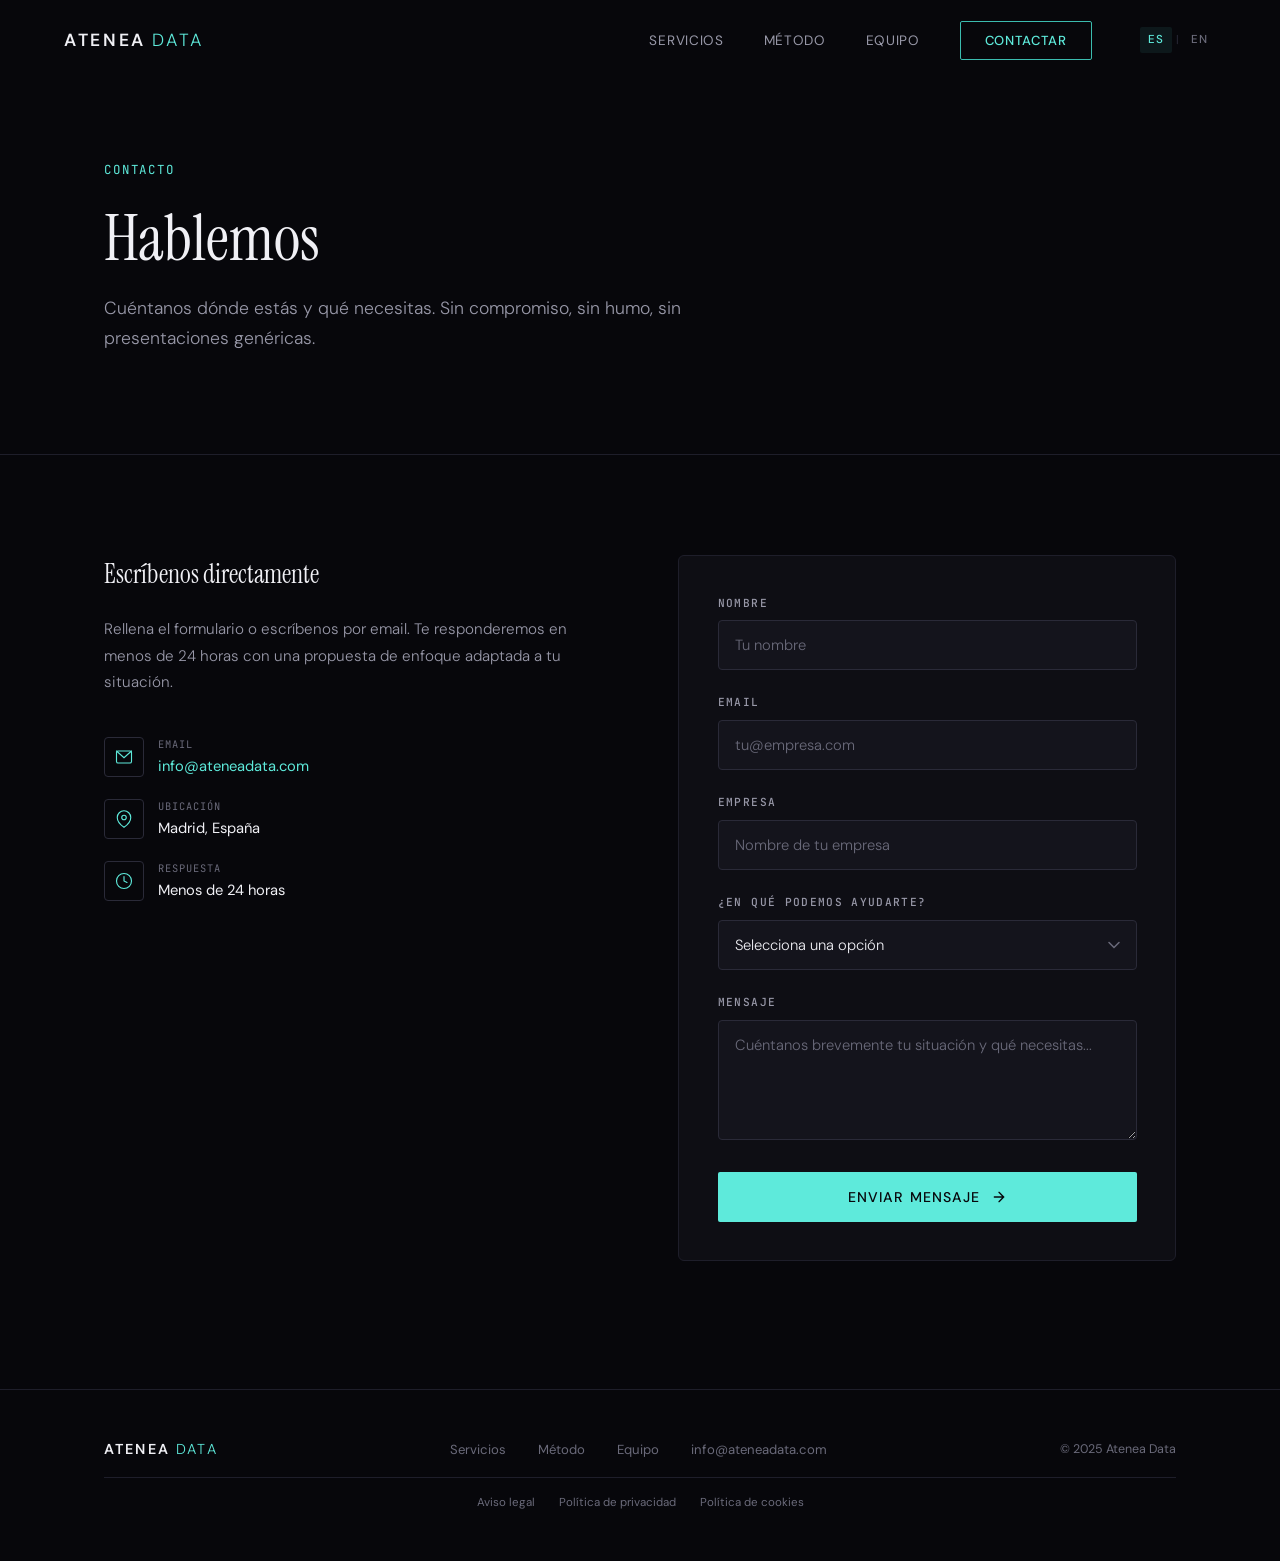
<file: contacto.html>
<!DOCTYPE html>
<html lang="es">
<head>
    <meta charset="UTF-8">
    <meta name="viewport" content="width=device-width, initial-scale=1.0">
    <title>Contacto — Atenea Data</title>
    <meta name="description" content="Contacta con Atenea Data. Cuéntanos tu situación y te proponemos un enfoque sin compromiso.">
    <link rel="preconnect" href="https://fonts.googleapis.com">
    <link rel="preconnect" href="https://fonts.gstatic.com" crossorigin>
    <link href="https://fonts.googleapis.com/css2?family=DM+Sans:ital,opsz,wght@0,9..40,300;0,9..40,400;0,9..40,500;0,9..40,600;1,9..40,300&family=Instrument+Serif:ital@0;1&family=JetBrains+Mono:wght@400;500&display=swap" rel="stylesheet">
    <link rel="stylesheet" href="styles.css">
    <style>
        .contact-section {
            padding: clamp(60px, 8vw, 100px) 0 clamp(80px, 10vw, 140px);
        }

        .contact-grid {
            display: grid;
            grid-template-columns: 1fr 1fr;
            gap: clamp(40px, 6vw, 100px);
            align-items: start;
        }

        .contact-info__title {
            font-family: var(--font-display);
            font-size: 1.6rem;
            font-weight: 400;
            margin-bottom: 20px;
        }

        .contact-info__text {
            font-size: 0.95rem;
            font-weight: 300;
            color: var(--text-secondary);
            line-height: 1.75;
            margin-bottom: 40px;
        }

        .contact-info__item {
            display: flex;
            align-items: center;
            gap: 14px;
            margin-bottom: 20px;
        }

        .contact-info__icon {
            width: 40px;
            height: 40px;
            border: 1px solid var(--border-medium);
            border-radius: 4px;
            display: flex;
            align-items: center;
            justify-content: center;
            flex-shrink: 0;
        }

        .contact-info__icon svg {
            width: 18px;
            height: 18px;
            color: var(--accent);
        }

        .contact-info__label {
            font-family: var(--font-mono);
            font-size: 0.65rem;
            letter-spacing: 0.1em;
            text-transform: uppercase;
            color: var(--text-tertiary);
            margin-bottom: 2px;
        }

        .contact-info__value {
            font-size: 0.92rem;
            color: var(--text-primary);
        }

        .contact-info__value a {
            color: var(--accent);
            transition: opacity 0.3s ease;
        }

        .contact-info__value a:hover { opacity: 0.8; }

        /* Form */
        .contact-form {
            background: var(--black-surface);
            border: 1px solid var(--border-subtle);
            border-radius: 6px;
            padding: clamp(28px, 3vw, 44px);
        }

        .form-group {
            margin-bottom: 24px;
        }

        .form-group label {
            display: block;
            font-family: var(--font-mono);
            font-size: 0.7rem;
            font-weight: 500;
            letter-spacing: 0.12em;
            text-transform: uppercase;
            color: var(--text-secondary);
            margin-bottom: 8px;
        }

        .form-group input,
        .form-group textarea,
        .form-group select {
            width: 100%;
            padding: 14px 16px;
            background: var(--black-card);
            border: 1px solid var(--border-medium);
            border-radius: 4px;
            color: var(--text-primary);
            font-family: var(--font-body);
            font-size: 0.92rem;
            font-weight: 300;
            transition: border-color 0.3s ease;
            outline: none;
        }

        .form-group input:focus,
        .form-group textarea:focus,
        .form-group select:focus {
            border-color: var(--accent);
        }

        .form-group input::placeholder,
        .form-group textarea::placeholder {
            color: var(--text-tertiary);
        }

        .form-group textarea {
            min-height: 120px;
            resize: vertical;
        }

        .form-group select {
            appearance: none;
            background-image: url("data:image/svg+xml,%3Csvg width='12' height='8' viewBox='0 0 12 8' fill='none' xmlns='http://www.w3.org/2000/svg'%3E%3Cpath d='M1 1.5L6 6.5L11 1.5' stroke='%236A6A7A' stroke-width='1.5' stroke-linecap='round'/%3E%3C/svg%3E");
            background-repeat: no-repeat;
            background-position: right 16px center;
            cursor: pointer;
        }

        .form-group select option {
            background: var(--black-card);
            color: var(--text-primary);
        }

        .form-submit {
            display: inline-flex;
            align-items: center;
            gap: 10px;
            font-family: var(--font-body);
            font-size: 0.88rem;
            font-weight: 500;
            letter-spacing: 0.08em;
            text-transform: uppercase;
            color: var(--black-deep);
            background: var(--accent);
            padding: 16px 40px;
            border: none;
            border-radius: 2px;
            cursor: pointer;
            transition: all 0.4s var(--ease-out-expo);
            width: 100%;
            justify-content: center;
        }

        .form-submit:hover {
            background: var(--text-primary);
            transform: translateY(-2px);
        }

        .form-success {
            display: none;
            text-align: center;
            padding: 40px 20px;
        }

        .form-success.active { display: block; }

        .form-success__icon {
            width: 56px;
            height: 56px;
            border-radius: 50%;
            background: var(--accent-glow-strong);
            display: flex;
            align-items: center;
            justify-content: center;
            margin: 0 auto 20px;
        }

        .form-success__icon svg { color: var(--accent); }

        .form-success__title {
            font-family: var(--font-display);
            font-size: 1.4rem;
            margin-bottom: 10px;
        }

        .form-success__text {
            font-size: 0.92rem;
            font-weight: 300;
            color: var(--text-secondary);
        }

        @media (max-width: 768px) {
            .contact-grid { grid-template-columns: 1fr; }
        }
    </style>
</head>
<body>

    <nav class="nav" id="nav">
        <div class="nav__inner">
            <a href="index.html" class="nav__logo">Atenea <span>Data</span></a>
            <ul class="nav__links" id="navLinks">
                <li><a href="servicios.html">Servicios</a></li>
                <li><a href="index.html#metodo">Método</a></li>
                <li><a href="index.html#equipo">Equipo</a></li>
                <li><a href="contacto.html" class="nav__cta">Contactar</a></li>
                <li class="nav__lang"><a href="#" class="active">ES</a><span class="nav__lang-sep">|</span><a href="en/contact.html">EN</a></li>
            </ul>
            <button class="nav__hamburger" id="hamburger" aria-label="Menú">
                <span></span><span></span><span></span>
            </button>
        </div>
    </nav>

    <header class="page-header">
        <div class="container">
            <p class="page-header__tag">Contacto</p>
            <h1 class="page-header__title">Hablemos</h1>
            <p class="page-header__subtitle">Cuéntanos dónde estás y qué necesitas. Sin compromiso, sin humo, sin presentaciones genéricas.</p>
        </div>
    </header>

    <section class="contact-section">
        <div class="container">
            <div class="contact-grid">
                <div class="reveal">
                    <h2 class="contact-info__title">Escríbenos directamente</h2>
                    <p class="contact-info__text">Rellena el formulario o escríbenos por email. Te responderemos en menos de 24 horas con una propuesta de enfoque adaptada a tu situación.</p>

                    <div class="contact-info__item">
                        <div class="contact-info__icon">
                            <svg viewBox="0 0 24 24" fill="none" stroke="currentColor" stroke-width="1.5" stroke-linecap="round"><rect x="2" y="4" width="20" height="16" rx="2"/><path d="M22 4L12 13 2 4"/></svg>
                        </div>
                        <div>
                            <p class="contact-info__label">Email</p>
                            <p class="contact-info__value"><a href="mailto:info@ateneadata.com">info@ateneadata.com</a></p>
                        </div>
                    </div>

                    <div class="contact-info__item">
                        <div class="contact-info__icon">
                            <svg viewBox="0 0 24 24" fill="none" stroke="currentColor" stroke-width="1.5" stroke-linecap="round"><path d="M21 10c0 7-9 13-9 13s-9-6-9-13a9 9 0 0118 0z"/><circle cx="12" cy="10" r="3"/></svg>
                        </div>
                        <div>
                            <p class="contact-info__label">Ubicación</p>
                            <p class="contact-info__value">Madrid, España</p>
                        </div>
                    </div>

                    <div class="contact-info__item">
                        <div class="contact-info__icon">
                            <svg viewBox="0 0 24 24" fill="none" stroke="currentColor" stroke-width="1.5" stroke-linecap="round"><circle cx="12" cy="12" r="10"/><path d="M12 6v6l4 2"/></svg>
                        </div>
                        <div>
                            <p class="contact-info__label">Respuesta</p>
                            <p class="contact-info__value">Menos de 24 horas</p>
                        </div>
                    </div>
                </div>

                <div class="reveal">
                    <div class="contact-form" id="contactFormWrapper">
                        <!-- IMPORTANTE: Cambia YOUR_FORMSPREE_ID por tu ID real de Formspree -->
                        <form id="contactForm" action="https://formspree.io/f/xeerrwdo" method="POST">
                            <div class="form-group">
                                <label for="name">Nombre</label>
                                <input type="text" id="name" name="name" placeholder="Tu nombre" required>
                            </div>
                            <div class="form-group">
                                <label for="email">Email</label>
                                <input type="email" id="email" name="email" placeholder="tu@empresa.com" required>
                            </div>
                            <div class="form-group">
                                <label for="company">Empresa</label>
                                <input type="text" id="company" name="company" placeholder="Nombre de tu empresa">
                            </div>
                            <div class="form-group">
                                <label for="service">¿En qué podemos ayudarte?</label>
                                <select id="service" name="service">
                                    <option value="">Selecciona una opción</option>
                                    <option value="diagnostico">Diagnóstico Power BI</option>
                                    <option value="reporting">Reporting ejecutivo</option>
                                    <option value="modelado">Modelado y arquitectura</option>
                                    <option value="gobierno">Gobierno y plataforma</option>
                                    <option value="rescate">Rescate Power BI</option>
                                    <option value="operacion">Operación continua</option>
                                    <option value="otro">Otro / No estoy seguro</option>
                                </select>
                            </div>
                            <div class="form-group">
                                <label for="message">Mensaje</label>
                                <textarea id="message" name="message" placeholder="Cuéntanos brevemente tu situación y qué necesitas..." required></textarea>
                            </div>
                            <button type="submit" class="form-submit">
                                Enviar mensaje
                                <svg width="16" height="16" viewBox="0 0 24 24" fill="none" stroke="currentColor" stroke-width="2" stroke-linecap="round"><path d="M5 12h14M12 5l7 7-7 7"/></svg>
                            </button>
                        </form>
                        <div class="form-success" id="formSuccess">
                            <div class="form-success__icon">
                                <svg width="24" height="24" viewBox="0 0 24 24" fill="none" stroke="currentColor" stroke-width="2" stroke-linecap="round"><path d="M20 6L9 17l-5-5"/></svg>
                            </div>
                            <h3 class="form-success__title">Mensaje enviado</h3>
                            <p class="form-success__text">Te responderemos en menos de 24 horas. Gracias por contactar con Atenea Data.</p>
                        </div>
                    </div>
                </div>
            </div>
        </div>
    </section>

    <footer class="footer">
        <div class="container">
            <div class="footer__inner">
                <a href="index.html" class="footer__logo">Atenea <span>Data</span></a>
                <div class="footer__links">
                    <a href="servicios.html">Servicios</a>
                    <a href="index.html#metodo">Método</a>
                    <a href="index.html#equipo">Equipo</a>
                    <a href="mailto:info@ateneadata.com">info@ateneadata.com</a>
                </div>
                <p class="footer__copy">© 2025 Atenea Data</p>
            </div>
            <div class="footer__legal">
                <a href="aviso-legal.html">Aviso legal</a>
                <a href="privacidad.html">Política de privacidad</a>
                <a href="cookies.html">Política de cookies</a>
            </div>
        </div>
    </footer>

    <script>
        const nav = document.getElementById('nav');
        window.addEventListener('scroll', () => { nav.classList.toggle('nav--scrolled', window.pageYOffset > 60); });
        const hamburger = document.getElementById('hamburger');
        const navLinks = document.getElementById('navLinks');
        hamburger.addEventListener('click', () => { navLinks.classList.toggle('nav__links--open'); });
        navLinks.querySelectorAll('a').forEach(link => { link.addEventListener('click', () => { navLinks.classList.remove('nav__links--open'); }); });
        const reveals = document.querySelectorAll('.reveal');
        const obs = new IntersectionObserver((entries) => { entries.forEach(e => { if(e.isIntersecting) { e.target.classList.add('reveal--visible'); obs.unobserve(e.target); }}); }, { threshold: 0.15, rootMargin: '0px 0px -40px 0px' });
        reveals.forEach(el => obs.observe(el));

        // Form handling
        const form = document.getElementById('contactForm');
        const success = document.getElementById('formSuccess');
        form.addEventListener('submit', async (e) => {
            e.preventDefault();
            const data = new FormData(form);
            try {
                await fetch(form.action, { method: 'POST', body: data, headers: { 'Accept': 'application/json' }});
                form.style.display = 'none';
                success.classList.add('active');
            } catch (err) {
                alert('Error al enviar. Prueba a escribirnos directamente a info@ateneadata.com');
            }
        });
    </script>
</body>
</html>
</file>
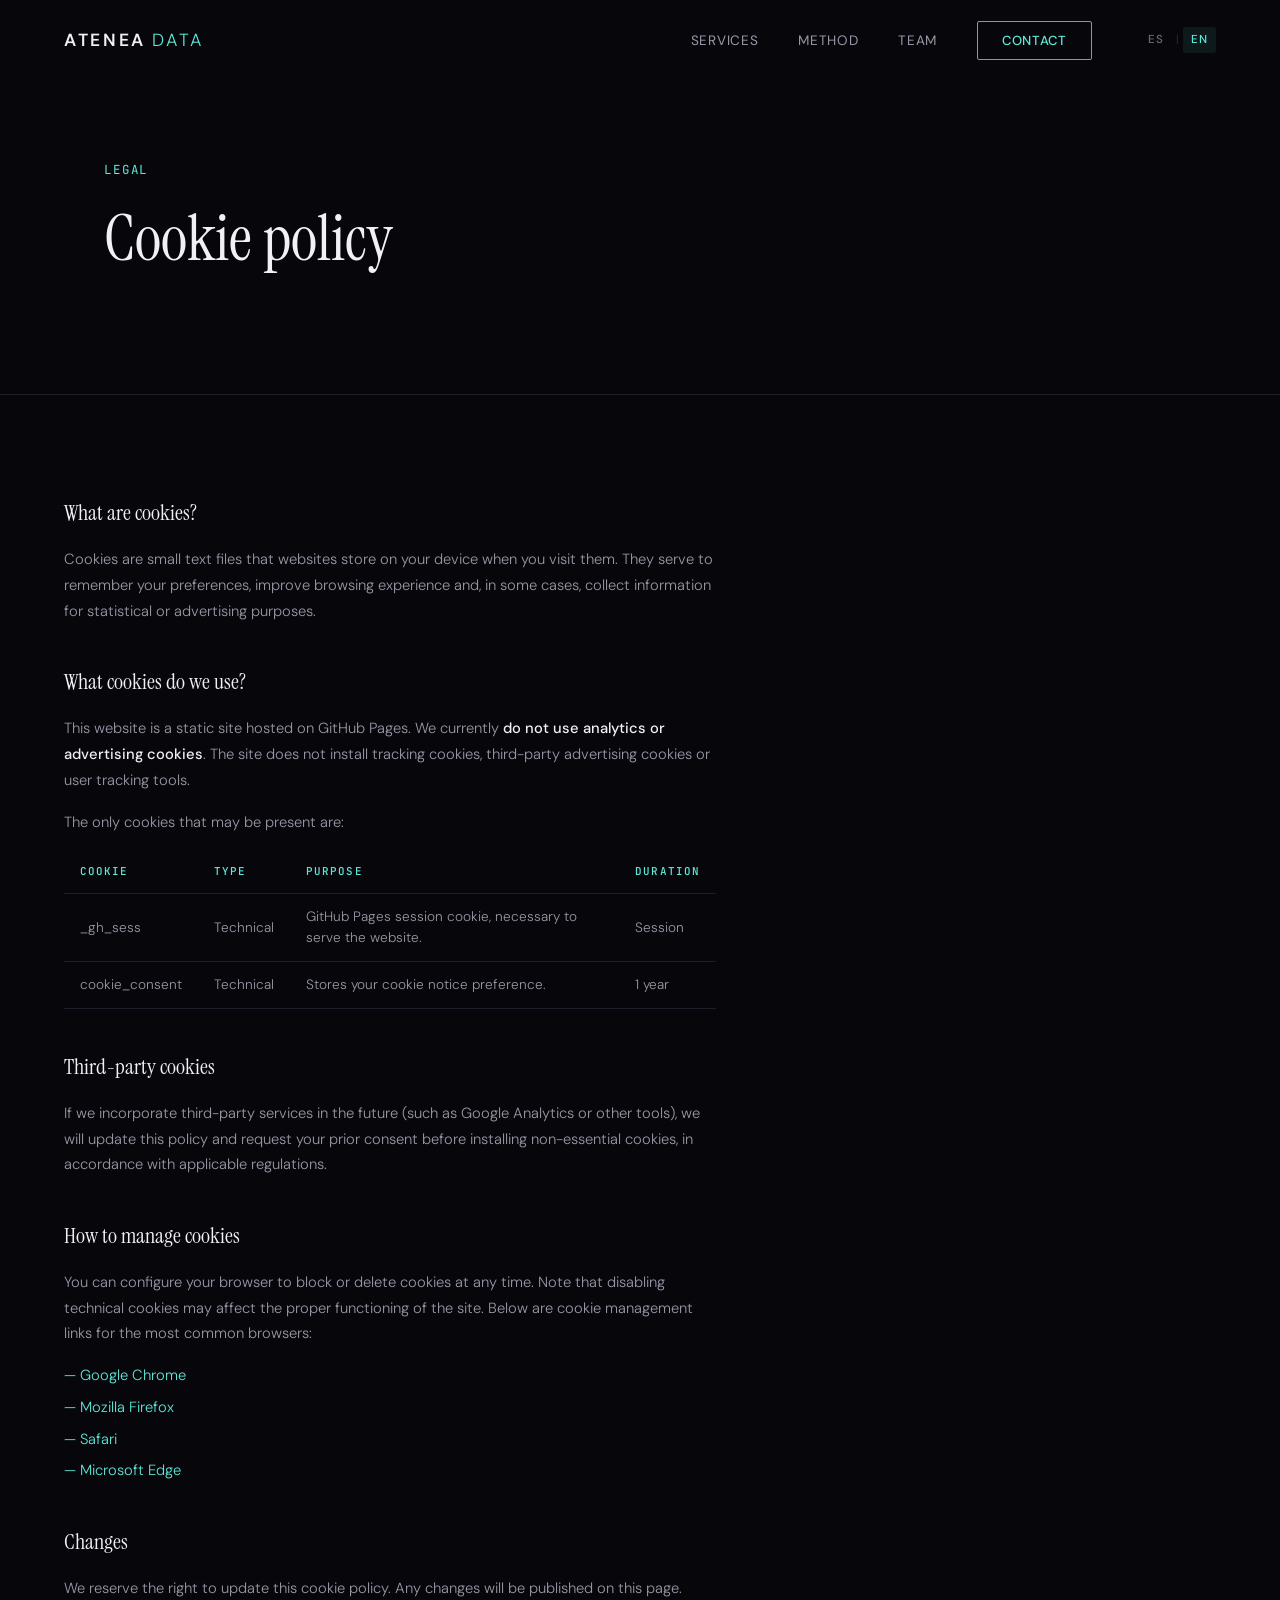
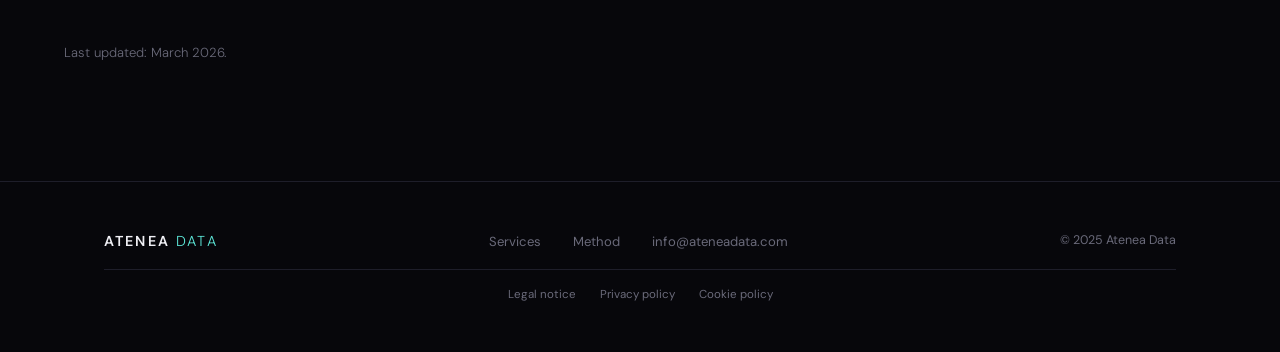
<file: cookies.html>
<!DOCTYPE html>
<html lang="en">
<head>
    <meta charset="UTF-8">
    <meta name="viewport" content="width=device-width, initial-scale=1.0">
    <title>Cookie Policy — Atenea Data</title>
    <link rel="preconnect" href="https://fonts.googleapis.com">
    <link rel="preconnect" href="https://fonts.gstatic.com" crossorigin>
    <link href="https://fonts.googleapis.com/css2?family=DM+Sans:ital,opsz,wght@0,9..40,300;0,9..40,400;0,9..40,500;0,9..40,600;1,9..40,300&family=Instrument+Serif:ital@0;1&family=JetBrains+Mono:wght@400;500&display=swap" rel="stylesheet">
    <link rel="stylesheet" href="../styles.css">
    <style>.legal-content{padding:clamp(60px,8vw,100px) 0;max-width:780px}.legal-content h2{font-family:var(--font-display);font-size:1.4rem;font-weight:400;margin:40px 0 16px;color:var(--text-primary)}.legal-content h2:first-of-type{margin-top:0}.legal-content p{font-size:.92rem;font-weight:300;color:var(--text-secondary);line-height:1.75;margin-bottom:16px}.legal-content ul{list-style:none;padding:0;margin-bottom:16px}.legal-content ul li{font-size:.92rem;font-weight:300;color:var(--text-secondary);line-height:1.75;padding-left:16px;position:relative;margin-bottom:6px}.legal-content ul li::before{content:'—';position:absolute;left:0;color:var(--accent)}.legal-content strong{font-weight:500;color:var(--text-primary)}.legal-content a{color:var(--accent)}.cookie-table{width:100%;border-collapse:collapse;margin:16px 0 24px}.cookie-table th,.cookie-table td{padding:12px 16px;text-align:left;font-size:.85rem;font-weight:300;color:var(--text-secondary);border-bottom:1px solid var(--border-subtle)}.cookie-table th{font-family:var(--font-mono);font-size:.68rem;font-weight:500;letter-spacing:.1em;text-transform:uppercase;color:var(--accent)}</style>
</head>
<body>
    <nav class="nav" id="nav"><div class="nav__inner"><a href="index.html" class="nav__logo">Atenea <span>Data</span></a><ul class="nav__links" id="navLinks"><li><a href="services.html">Services</a></li><li><a href="index.html#method">Method</a></li><li><a href="index.html#team">Team</a></li><li><a href="contact.html" class="nav__cta">Contact</a></li><li class="nav__lang"><a href="../cookies.html">ES</a><span class="nav__lang-sep">|</span><a href="#" class="active">EN</a></li></ul><button class="nav__hamburger" id="hamburger" aria-label="Menu"><span></span><span></span><span></span></button></div></nav>

    <header class="page-header"><div class="container"><p class="page-header__tag">Legal</p><h1 class="page-header__title">Cookie policy</h1></div></header>

    <section class="legal-content"><div class="container">
        <h2>What are cookies?</h2>
        <p>Cookies are small text files that websites store on your device when you visit them. They serve to remember your preferences, improve browsing experience and, in some cases, collect information for statistical or advertising purposes.</p>
        <h2>What cookies do we use?</h2>
        <p>This website is a static site hosted on GitHub Pages. We currently <strong>do not use analytics or advertising cookies</strong>. The site does not install tracking cookies, third-party advertising cookies or user tracking tools.</p>
        <p>The only cookies that may be present are:</p>
        <table class="cookie-table"><thead><tr><th>Cookie</th><th>Type</th><th>Purpose</th><th>Duration</th></tr></thead><tbody><tr><td>_gh_sess</td><td>Technical</td><td>GitHub Pages session cookie, necessary to serve the website.</td><td>Session</td></tr><tr><td>cookie_consent</td><td>Technical</td><td>Stores your cookie notice preference.</td><td>1 year</td></tr></tbody></table>
        <h2>Third-party cookies</h2>
        <p>If we incorporate third-party services in the future (such as Google Analytics or other tools), we will update this policy and request your prior consent before installing non-essential cookies, in accordance with applicable regulations.</p>
        <h2>How to manage cookies</h2>
        <p>You can configure your browser to block or delete cookies at any time. Note that disabling technical cookies may affect the proper functioning of the site. Below are cookie management links for the most common browsers:</p>
        <ul><li><a href="https://support.google.com/chrome/answer/95647" target="_blank" rel="noopener">Google Chrome</a></li><li><a href="https://support.mozilla.org/en-US/kb/cookies-information-websites-store-on-your-computer" target="_blank" rel="noopener">Mozilla Firefox</a></li><li><a href="https://support.apple.com/guide/safari/manage-cookies-sfri11471/mac" target="_blank" rel="noopener">Safari</a></li><li><a href="https://support.microsoft.com/en-us/microsoft-edge/delete-cookies-in-microsoft-edge-63947406-40ac-c3b8-57b9-2a946a29ae09" target="_blank" rel="noopener">Microsoft Edge</a></li></ul>
        <h2>Changes</h2>
        <p>We reserve the right to update this cookie policy. Any changes will be published on this page.</p>
        <p style="margin-top:40px;font-size:.82rem;color:var(--text-tertiary)">Last updated: March 2026.</p>
    </div></section>

    <footer class="footer"><div class="container"><div class="footer__inner"><a href="index.html" class="footer__logo">Atenea <span>Data</span></a><div class="footer__links"><a href="services.html">Services</a><a href="index.html#method">Method</a><a href="mailto:info@ateneadata.com">info@ateneadata.com</a></div><p class="footer__copy">© 2025 Atenea Data</p></div><div class="footer__legal"><a href="legal-notice.html">Legal notice</a><a href="privacy.html">Privacy policy</a><a href="cookies.html">Cookie policy</a></div></div></footer>
    <script>const nav=document.getElementById('nav');window.addEventListener('scroll',()=>{nav.classList.toggle('nav--scrolled',window.pageYOffset>60);});const hamburger=document.getElementById('hamburger'),navLinks=document.getElementById('navLinks');hamburger.addEventListener('click',()=>{navLinks.classList.toggle('nav__links--open');});navLinks.querySelectorAll('a').forEach(l=>{l.addEventListener('click',()=>{navLinks.classList.remove('nav__links--open');});});</script>
</body>
</html>
</file>
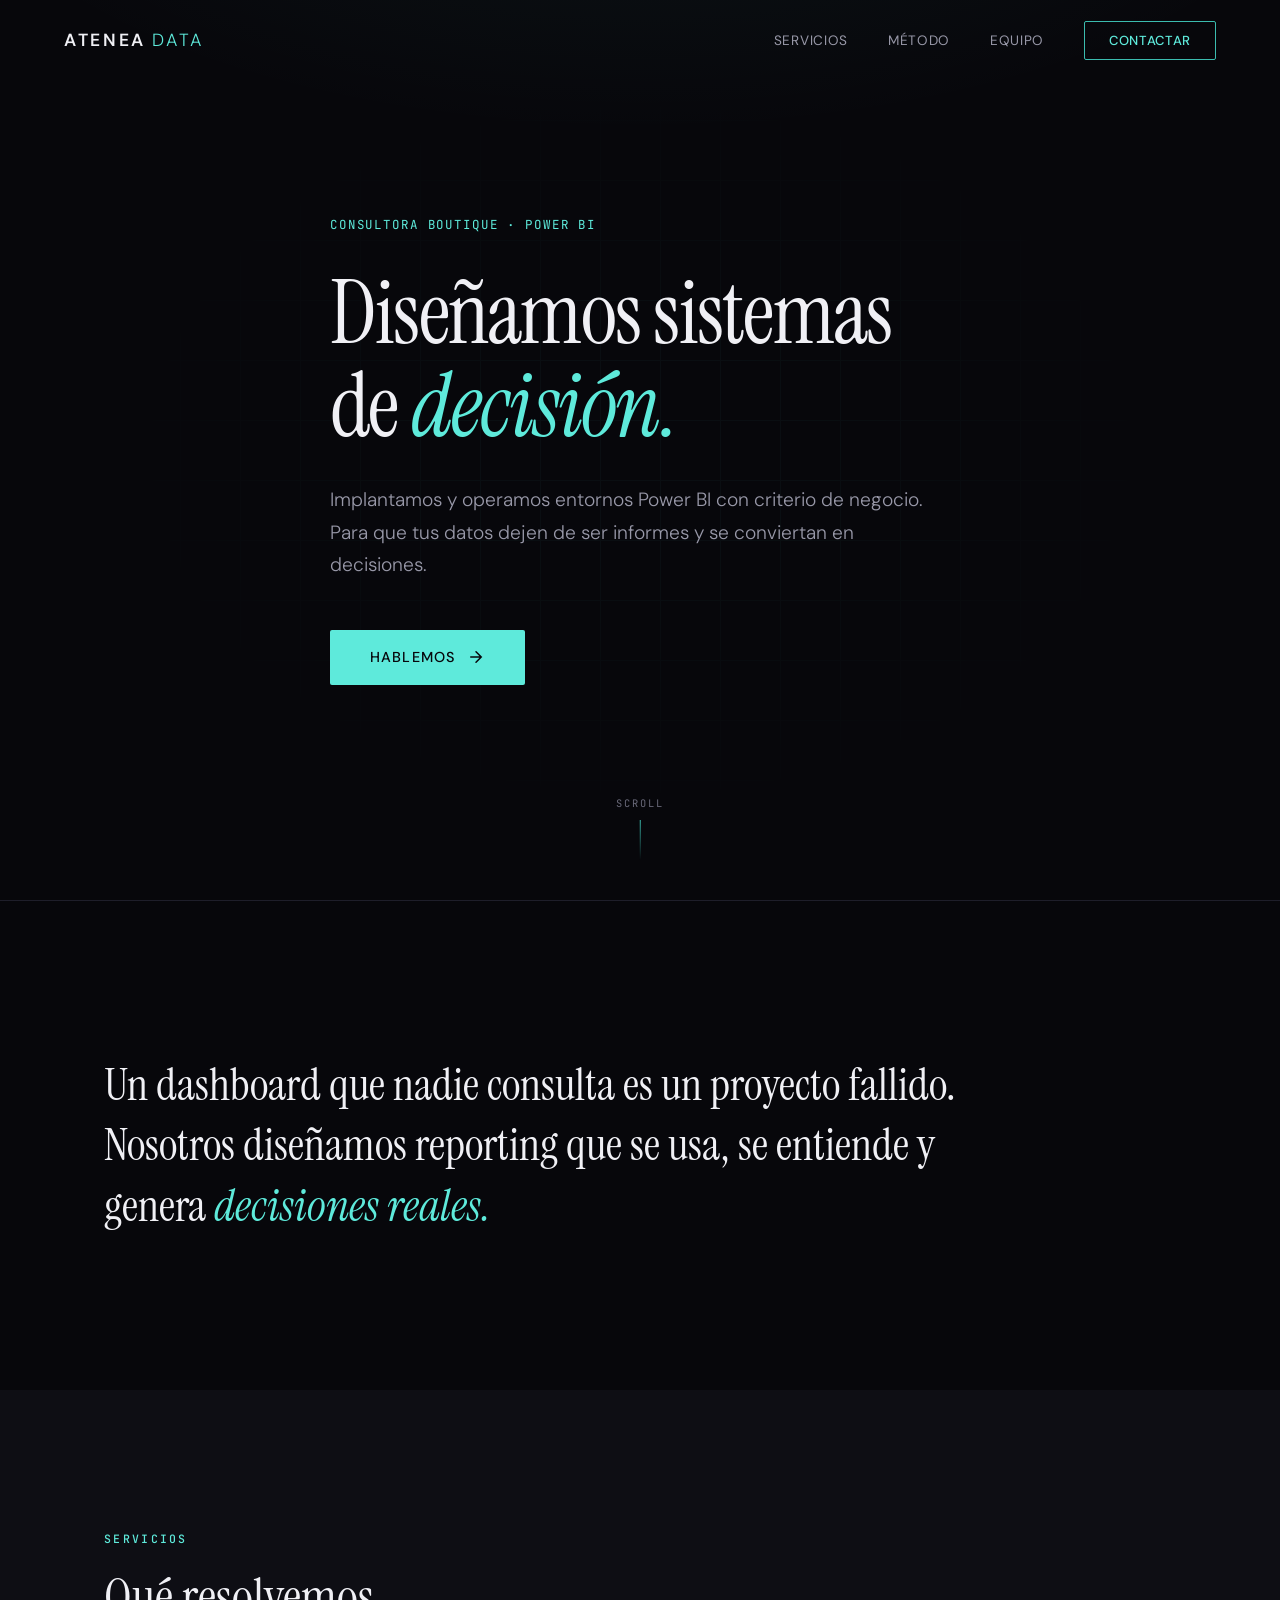
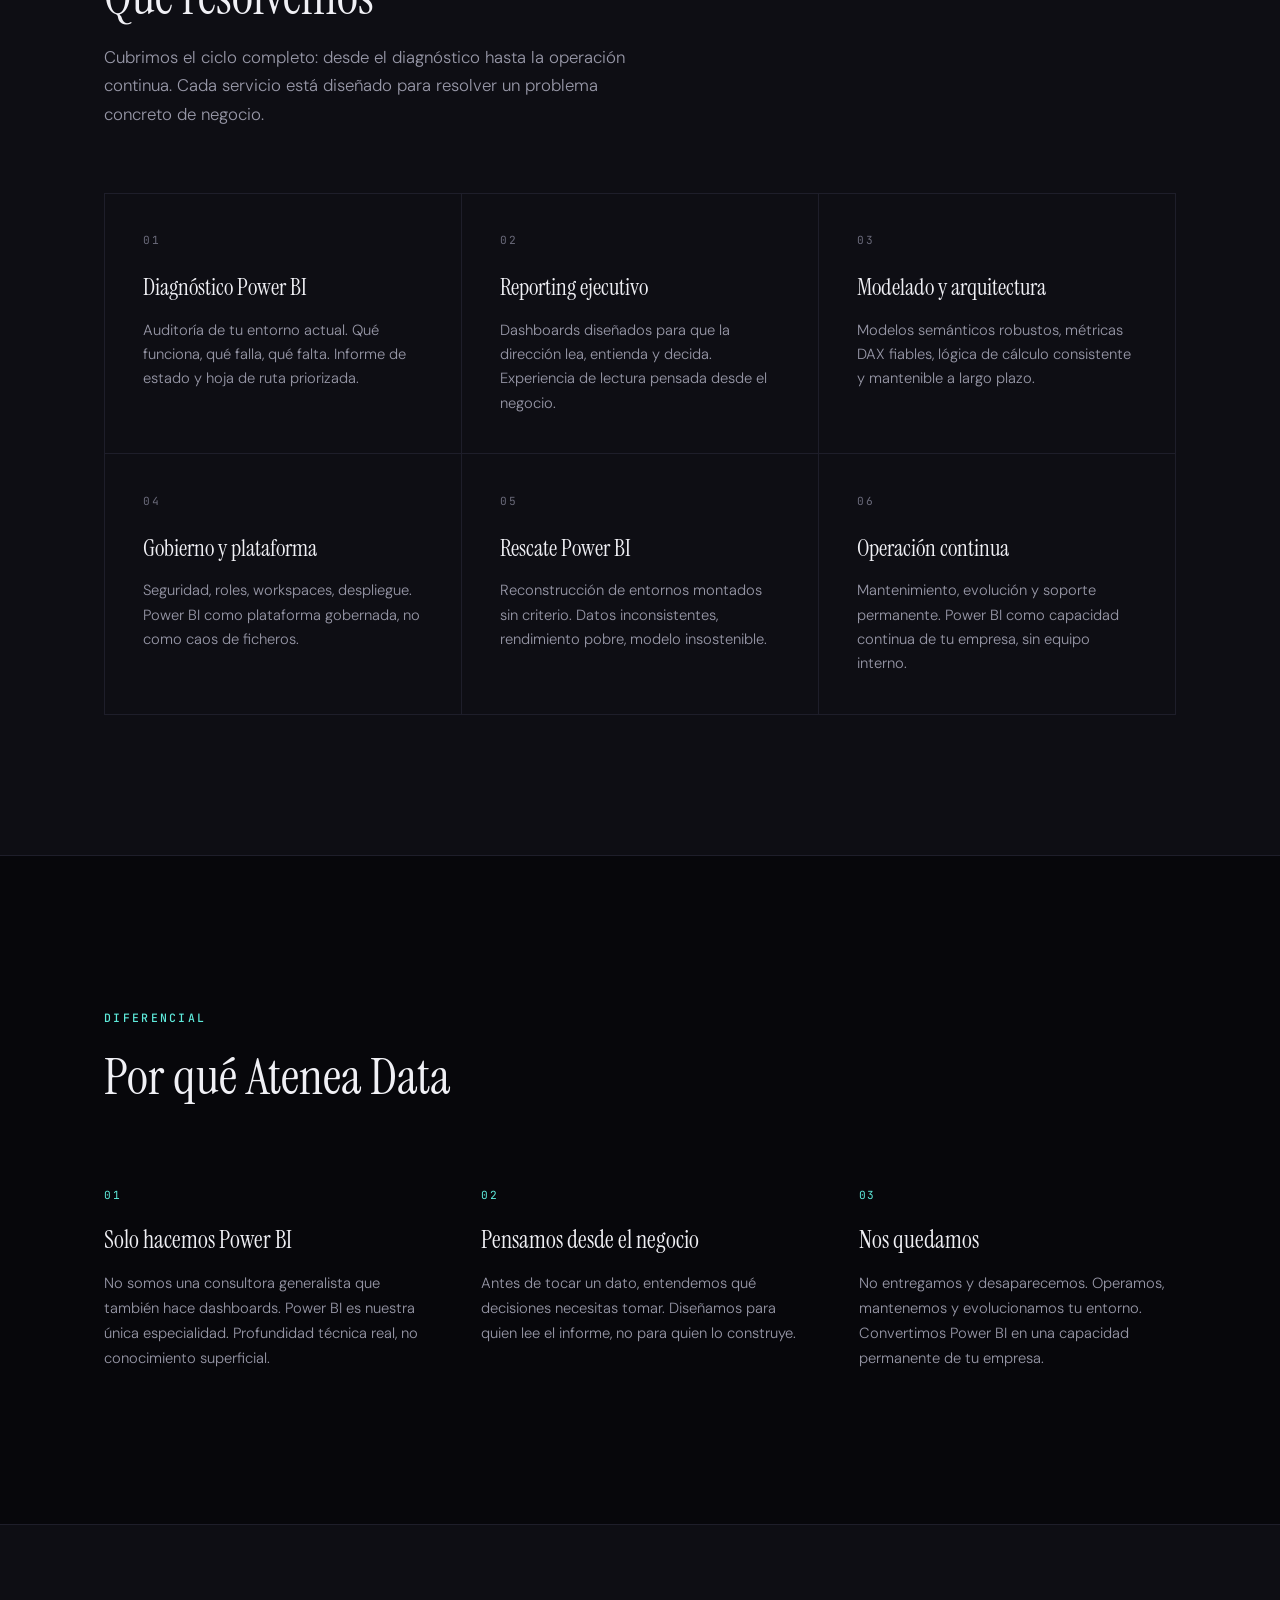
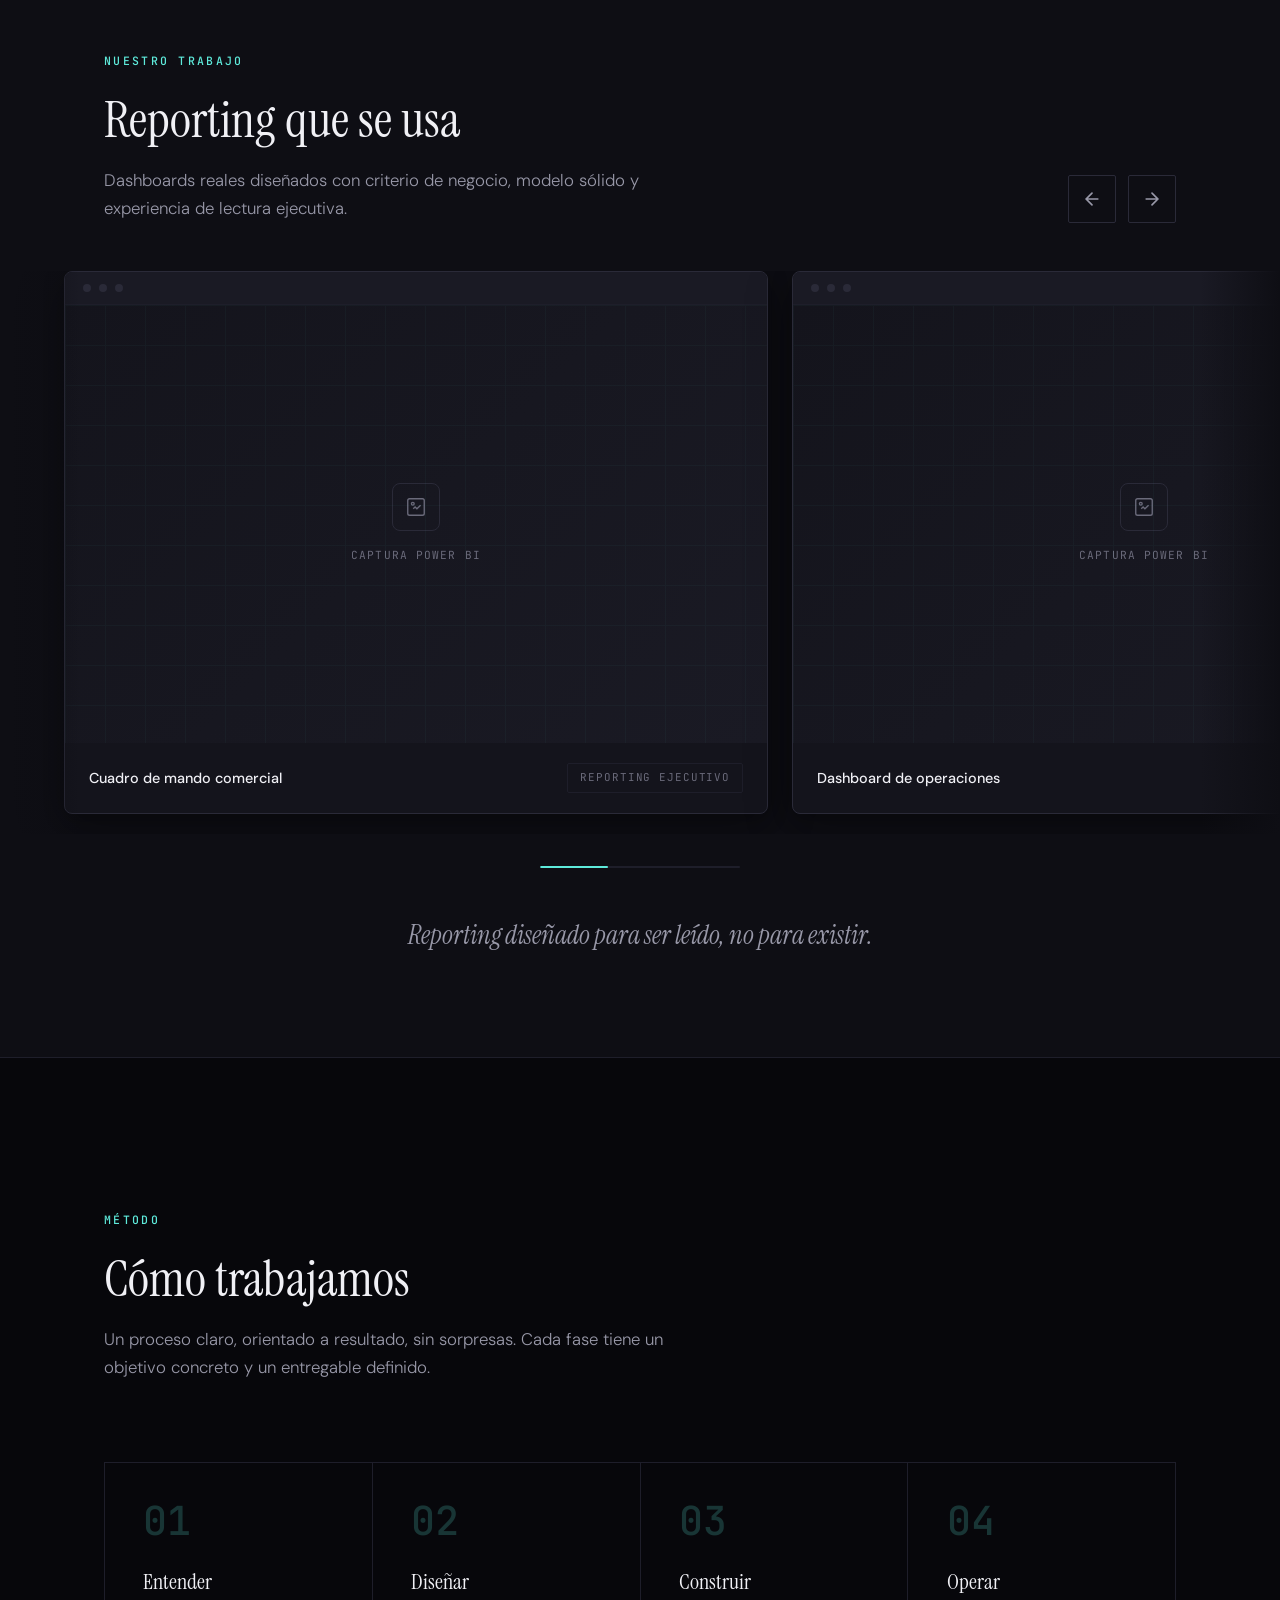
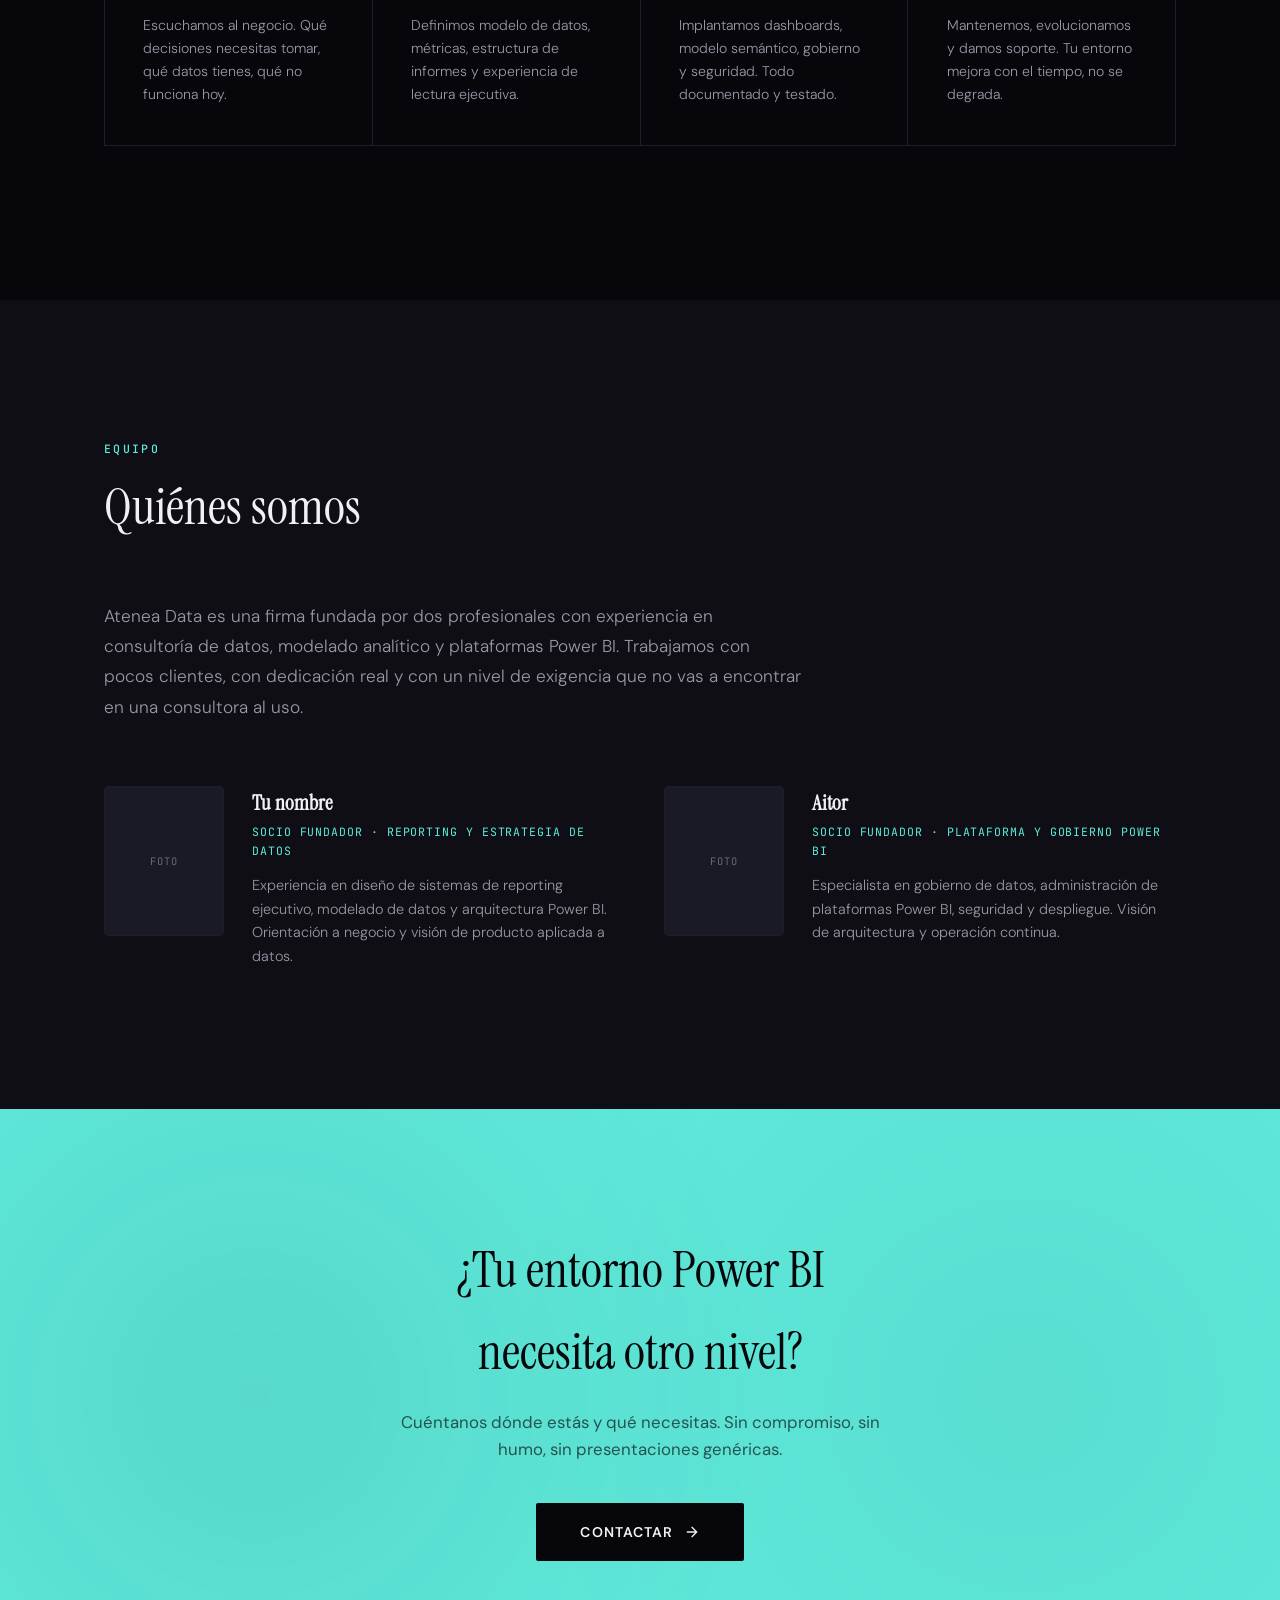
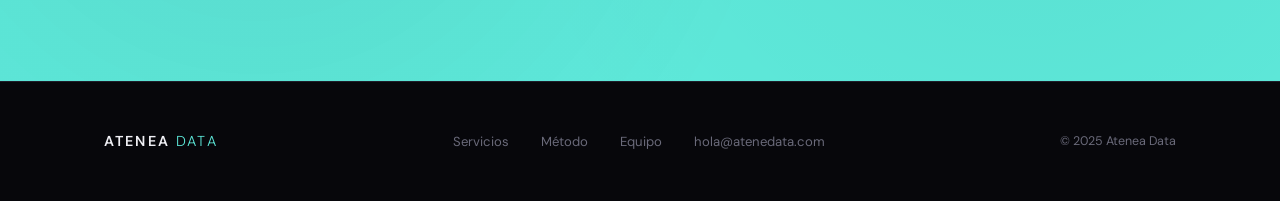
<file: index (2).html>
<!DOCTYPE html>
<html lang="es">
<head>
    <meta charset="UTF-8">
    <meta name="viewport" content="width=device-width, initial-scale=1.0">
    <title>Atenea Data — Sistemas de decisión sobre Power BI</title>
    <meta name="description" content="Consultora boutique especializada en Power BI. Diseño, implantación y operación de sistemas de reporting y decisión ejecutiva.">
    <link rel="preconnect" href="https://fonts.googleapis.com">
    <link rel="preconnect" href="https://fonts.gstatic.com" crossorigin>
    <link href="https://fonts.googleapis.com/css2?family=DM+Sans:ital,opsz,wght@0,9..40,300;0,9..40,400;0,9..40,500;0,9..40,600;1,9..40,300&family=Instrument+Serif:ital@0;1&family=JetBrains+Mono:wght@400;500&display=swap" rel="stylesheet">
    <style>
        /* ============================================
           ATENEA DATA — Design System
           ============================================ */
        :root {
            --black-deep: #07070B;
            --black-surface: #0E0E14;
            --black-card: #14141C;
            --black-elevated: #1A1A24;
            --border-subtle: #1E1E2A;
            --border-medium: #2A2A38;
            --text-primary: #F0F0F5;
            --text-secondary: #9898A8;
            --text-tertiary: #6A6A7A;
            --accent: #5EEADB;
            --accent-dim: #3BBCAF;
            --accent-glow: rgba(94, 234, 219, 0.08);
            --accent-glow-strong: rgba(94, 234, 219, 0.15);
            --blue-accent: #7B8FCC;
            --gradient-hero: radial-gradient(ellipse 80% 50% at 50% -20%, rgba(94, 234, 219, 0.06) 0%, transparent 70%);
            --font-display: 'Instrument Serif', Georgia, serif;
            --font-body: 'DM Sans', -apple-system, sans-serif;
            --font-mono: 'JetBrains Mono', monospace;
            --ease-out-expo: cubic-bezier(0.16, 1, 0.3, 1);
            --ease-out-quart: cubic-bezier(0.25, 1, 0.5, 1);
        }

        /* ============================================
           Reset & Base
           ============================================ */
        *, *::before, *::after { margin: 0; padding: 0; box-sizing: border-box; }

        html {
            font-size: 16px;
            scroll-behavior: smooth;
            -webkit-font-smoothing: antialiased;
            -moz-osx-font-smoothing: grayscale;
        }

        body {
            font-family: var(--font-body);
            background: var(--black-deep);
            color: var(--text-primary);
            line-height: 1.6;
            overflow-x: hidden;
        }

        a { color: inherit; text-decoration: none; }
        img { max-width: 100%; display: block; }

        ::selection {
            background: var(--accent);
            color: var(--black-deep);
        }

        /* ============================================
           Utility
           ============================================ */
        .container {
            max-width: 1200px;
            margin: 0 auto;
            padding: 0 clamp(24px, 5vw, 80px);
        }

        .container--wide {
            max-width: 1400px;
            margin: 0 auto;
            padding: 0 clamp(24px, 5vw, 80px);
        }

        /* ============================================
           Navigation
           ============================================ */
        .nav {
            position: fixed;
            top: 0;
            left: 0;
            right: 0;
            z-index: 1000;
            padding: 0 clamp(24px, 5vw, 80px);
            transition: all 0.5s var(--ease-out-expo);
        }

        .nav--scrolled {
            background: rgba(7, 7, 11, 0.85);
            backdrop-filter: blur(20px);
            -webkit-backdrop-filter: blur(20px);
            border-bottom: 1px solid var(--border-subtle);
        }

        .nav__inner {
            max-width: 1400px;
            margin: 0 auto;
            display: flex;
            align-items: center;
            justify-content: space-between;
            height: 80px;
        }

        .nav__logo {
            font-family: var(--font-body);
            font-weight: 600;
            font-size: 1.1rem;
            letter-spacing: 0.15em;
            text-transform: uppercase;
            color: var(--text-primary);
        }

        .nav__logo span {
            font-weight: 300;
            color: var(--accent);
        }

        .nav__links {
            display: flex;
            align-items: center;
            gap: 40px;
            list-style: none;
        }

        .nav__links a {
            font-size: 0.85rem;
            font-weight: 400;
            letter-spacing: 0.05em;
            color: var(--text-secondary);
            transition: color 0.3s ease;
            text-transform: uppercase;
        }

        .nav__links a:hover { color: var(--text-primary); }

        .nav__cta {
            font-size: 0.82rem !important;
            font-weight: 500 !important;
            color: var(--accent) !important;
            padding: 10px 24px;
            border: 1px solid var(--accent-dim);
            border-radius: 2px;
            transition: all 0.3s ease !important;
        }

        .nav__cta:hover {
            background: var(--accent);
            color: var(--black-deep) !important;
        }

        /* Mobile menu */
        .nav__hamburger {
            display: none;
            flex-direction: column;
            gap: 5px;
            cursor: pointer;
            padding: 8px;
            background: none;
            border: none;
        }

        .nav__hamburger span {
            width: 24px;
            height: 1.5px;
            background: var(--text-primary);
            transition: all 0.3s ease;
        }

        /* ============================================
           Hero
           ============================================ */
        .hero {
            min-height: 100vh;
            display: flex;
            align-items: center;
            position: relative;
            overflow: hidden;
            background: var(--black-deep);
        }

        .hero::before {
            content: '';
            position: absolute;
            inset: 0;
            background: var(--gradient-hero);
            pointer-events: none;
        }

        .hero__grid {
            position: absolute;
            inset: 0;
            opacity: 0.03;
            background-image:
                linear-gradient(var(--accent) 1px, transparent 1px),
                linear-gradient(90deg, var(--accent) 1px, transparent 1px);
            background-size: 60px 60px;
            mask-image: radial-gradient(ellipse 60% 60% at 50% 50%, black 20%, transparent 70%);
            -webkit-mask-image: radial-gradient(ellipse 60% 60% at 50% 50%, black 20%, transparent 70%);
        }

        .hero__content {
            position: relative;
            z-index: 2;
            max-width: 900px;
        }

        .hero__tag {
            font-family: var(--font-mono);
            font-size: 0.78rem;
            font-weight: 400;
            letter-spacing: 0.15em;
            text-transform: uppercase;
            color: var(--accent);
            margin-bottom: 32px;
            opacity: 0;
            transform: translateY(20px);
            animation: fadeUp 0.8s var(--ease-out-expo) 0.3s forwards;
        }

        .hero__title {
            font-family: var(--font-display);
            font-size: clamp(3rem, 7vw, 5.5rem);
            font-weight: 400;
            line-height: 1.05;
            letter-spacing: -0.02em;
            color: var(--text-primary);
            margin-bottom: 32px;
            opacity: 0;
            transform: translateY(30px);
            animation: fadeUp 1s var(--ease-out-expo) 0.5s forwards;
        }

        .hero__title em {
            font-style: italic;
            color: var(--accent);
        }

        .hero__subtitle {
            font-size: clamp(1.05rem, 1.5vw, 1.2rem);
            font-weight: 300;
            line-height: 1.7;
            color: var(--text-secondary);
            max-width: 620px;
            margin-bottom: 48px;
            opacity: 0;
            transform: translateY(30px);
            animation: fadeUp 1s var(--ease-out-expo) 0.7s forwards;
        }

        .hero__cta {
            display: inline-flex;
            align-items: center;
            gap: 12px;
            font-size: 0.9rem;
            font-weight: 500;
            letter-spacing: 0.08em;
            text-transform: uppercase;
            color: var(--black-deep);
            background: var(--accent);
            padding: 16px 40px;
            border-radius: 2px;
            transition: all 0.4s var(--ease-out-expo);
            opacity: 0;
            transform: translateY(30px);
            animation: fadeUp 1s var(--ease-out-expo) 0.9s forwards;
        }

        .hero__cta:hover {
            background: var(--text-primary);
            transform: translateY(-2px);
            box-shadow: 0 10px 40px rgba(94, 234, 219, 0.15);
        }

        .hero__cta svg {
            transition: transform 0.3s ease;
        }

        .hero__cta:hover svg {
            transform: translateX(4px);
        }

        .hero__scroll {
            position: absolute;
            bottom: 40px;
            left: 50%;
            transform: translateX(-50%);
            display: flex;
            flex-direction: column;
            align-items: center;
            gap: 8px;
            opacity: 0;
            animation: fadeIn 1s var(--ease-out-expo) 1.5s forwards;
        }

        .hero__scroll span {
            font-family: var(--font-mono);
            font-size: 0.65rem;
            letter-spacing: 0.2em;
            text-transform: uppercase;
            color: var(--text-tertiary);
        }

        .hero__scroll-line {
            width: 1px;
            height: 40px;
            background: linear-gradient(to bottom, var(--accent-dim), transparent);
            animation: scrollPulse 2s ease-in-out infinite;
        }

        /* ============================================
           Statement
           ============================================ */
        .statement {
            padding: clamp(80px, 12vw, 160px) 0;
            border-top: 1px solid var(--border-subtle);
        }

        .statement__text {
            font-family: var(--font-display);
            font-size: clamp(1.6rem, 3.5vw, 2.8rem);
            font-weight: 400;
            line-height: 1.35;
            color: var(--text-primary);
            max-width: 900px;
        }

        .statement__text em {
            font-style: italic;
            color: var(--accent);
        }

        /* ============================================
           Services
           ============================================ */
        .services {
            padding: clamp(80px, 12vw, 140px) 0;
            background: var(--black-surface);
        }

        .section-tag {
            font-family: var(--font-mono);
            font-size: 0.72rem;
            font-weight: 500;
            letter-spacing: 0.2em;
            text-transform: uppercase;
            color: var(--accent);
            margin-bottom: 20px;
        }

        .section-title {
            font-family: var(--font-display);
            font-size: clamp(2rem, 4vw, 3.2rem);
            font-weight: 400;
            line-height: 1.15;
            margin-bottom: 16px;
        }

        .section-subtitle {
            font-size: 1.05rem;
            font-weight: 300;
            color: var(--text-secondary);
            max-width: 560px;
            line-height: 1.7;
            margin-bottom: 64px;
        }

        .services__grid {
            display: grid;
            grid-template-columns: repeat(3, 1fr);
            gap: 1px;
            background: var(--border-subtle);
            border: 1px solid var(--border-subtle);
        }

        .service-card {
            background: var(--black-surface);
            padding: clamp(32px, 3vw, 48px);
            transition: all 0.5s var(--ease-out-expo);
            position: relative;
        }

        .service-card::after {
            content: '';
            position: absolute;
            bottom: 0;
            left: 0;
            right: 0;
            height: 2px;
            background: var(--accent);
            transform: scaleX(0);
            transform-origin: left;
            transition: transform 0.5s var(--ease-out-expo);
        }

        .service-card:hover {
            background: var(--black-card);
        }

        .service-card:hover::after {
            transform: scaleX(1);
        }

        .service-card__number {
            font-family: var(--font-mono);
            font-size: 0.7rem;
            color: var(--text-tertiary);
            letter-spacing: 0.1em;
            margin-bottom: 24px;
        }

        .service-card__title {
            font-family: var(--font-display);
            font-size: 1.45rem;
            font-weight: 400;
            margin-bottom: 16px;
            line-height: 1.2;
        }

        .service-card__desc {
            font-size: 0.92rem;
            font-weight: 300;
            color: var(--text-secondary);
            line-height: 1.65;
        }

        /* ============================================
           Differentiators
           ============================================ */
        .diff {
            padding: clamp(80px, 12vw, 160px) 0;
            border-top: 1px solid var(--border-subtle);
        }

        .diff__header {
            margin-bottom: 80px;
        }

        .diff__grid {
            display: grid;
            grid-template-columns: repeat(3, 1fr);
            gap: 60px;
        }

        .diff-item__number {
            font-family: var(--font-mono);
            font-size: 0.7rem;
            color: var(--accent);
            letter-spacing: 0.15em;
            margin-bottom: 20px;
        }

        .diff-item__title {
            font-family: var(--font-display);
            font-size: 1.5rem;
            font-weight: 400;
            margin-bottom: 16px;
            line-height: 1.25;
        }

        .diff-item__text {
            font-size: 0.92rem;
            font-weight: 300;
            color: var(--text-secondary);
            line-height: 1.7;
        }

        /* ============================================
           Work Gallery — Horizontal Scroll
           ============================================ */
        .gallery {
            padding: clamp(80px, 10vw, 140px) 0 clamp(60px, 8vw, 100px);
            background: var(--black-surface);
            overflow: hidden;
            position: relative;
        }

        .gallery::before {
            content: '';
            position: absolute;
            top: 0;
            left: 0;
            right: 0;
            height: 1px;
            background: var(--border-subtle);
        }

        .gallery__header {
            display: flex;
            align-items: flex-end;
            justify-content: space-between;
            margin-bottom: 48px;
        }

        .gallery__nav {
            display: flex;
            gap: 12px;
            flex-shrink: 0;
        }

        .gallery__btn {
            width: 48px;
            height: 48px;
            border: 1px solid var(--border-medium);
            border-radius: 2px;
            background: transparent;
            color: var(--text-secondary);
            cursor: pointer;
            display: flex;
            align-items: center;
            justify-content: center;
            transition: all 0.3s ease;
        }

        .gallery__btn:hover {
            border-color: var(--accent);
            color: var(--accent);
            background: var(--accent-glow);
        }

        .gallery__btn svg {
            width: 20px;
            height: 20px;
        }

        .gallery__track-wrapper {
            position: relative;
        }

        .gallery__track-wrapper::before,
        .gallery__track-wrapper::after {
            content: '';
            position: absolute;
            top: 0;
            bottom: 0;
            width: 80px;
            z-index: 2;
            pointer-events: none;
        }

        .gallery__track-wrapper::before {
            left: 0;
            background: linear-gradient(to right, var(--black-surface), transparent);
        }

        .gallery__track-wrapper::after {
            right: 0;
            background: linear-gradient(to left, var(--black-surface), transparent);
        }

        .gallery__track {
            display: flex;
            gap: 24px;
            overflow-x: auto;
            scroll-behavior: smooth;
            scrollbar-width: none;
            -ms-overflow-style: none;
            padding: 0 clamp(24px, 5vw, 80px) 20px;
            cursor: grab;
        }

        .gallery__track:active { cursor: grabbing; }
        .gallery__track::-webkit-scrollbar { display: none; }

        .gallery__item {
            flex: 0 0 auto;
            width: clamp(500px, 55vw, 800px);
            position: relative;
            border-radius: 8px;
            overflow: hidden;
            border: 1px solid var(--border-medium);
            background: var(--black-card);
            transition: all 0.5s var(--ease-out-expo);
            box-shadow:
                0 4px 20px rgba(0,0,0,0.25),
                0 12px 48px rgba(0,0,0,0.3);
        }

        .gallery__item:hover {
            border-color: var(--border-medium);
            box-shadow:
                0 8px 32px rgba(0,0,0,0.35),
                0 20px 60px rgba(0,0,0,0.4),
                0 0 80px rgba(94, 234, 219, 0.04);
            transform: translateY(-4px);
        }

        .gallery__item-bar {
            display: flex;
            align-items: center;
            gap: 8px;
            padding: 12px 18px;
            background: var(--black-elevated);
            border-bottom: 1px solid var(--border-subtle);
        }

        .gallery__item-dot {
            width: 8px;
            height: 8px;
            border-radius: 50%;
            background: var(--border-medium);
        }

        .gallery__item-img {
            width: 100%;
            aspect-ratio: 16 / 10;
            object-fit: cover;
            object-position: top left;
            display: block;
        }

        .gallery__item-placeholder {
            width: 100%;
            aspect-ratio: 16 / 10;
            background:
                linear-gradient(135deg, var(--black-card) 0%, var(--black-elevated) 100%);
            display: flex;
            flex-direction: column;
            align-items: center;
            justify-content: center;
            gap: 16px;
            position: relative;
            overflow: hidden;
        }

        .gallery__item-placeholder::before {
            content: '';
            position: absolute;
            inset: 0;
            opacity: 0.03;
            background-image:
                linear-gradient(var(--accent) 1px, transparent 1px),
                linear-gradient(90deg, var(--accent) 1px, transparent 1px);
            background-size: 40px 40px;
        }

        .gallery__item-placeholder-icon {
            width: 48px;
            height: 48px;
            border: 1px solid var(--border-medium);
            border-radius: 8px;
            display: flex;
            align-items: center;
            justify-content: center;
        }

        .gallery__item-placeholder-icon svg {
            width: 22px;
            height: 22px;
            color: var(--text-tertiary);
        }

        .gallery__item-placeholder-text {
            font-family: var(--font-mono);
            font-size: 0.7rem;
            letter-spacing: 0.1em;
            text-transform: uppercase;
            color: var(--text-tertiary);
        }

        .gallery__item-info {
            padding: 20px 24px;
            display: flex;
            align-items: center;
            justify-content: space-between;
        }

        .gallery__item-title {
            font-size: 0.9rem;
            font-weight: 500;
            color: var(--text-primary);
        }

        .gallery__item-type {
            font-family: var(--font-mono);
            font-size: 0.68rem;
            letter-spacing: 0.08em;
            text-transform: uppercase;
            color: var(--text-tertiary);
            padding: 5px 12px;
            border: 1px solid var(--border-subtle);
            border-radius: 2px;
        }

        .gallery__caption {
            text-align: center;
            margin-top: 48px;
        }

        .gallery__caption p {
            font-family: var(--font-display);
            font-size: clamp(1.2rem, 2vw, 1.6rem);
            font-style: italic;
            color: var(--text-secondary);
        }

        .gallery__progress {
            margin-top: 32px;
            display: flex;
            justify-content: center;
        }

        .gallery__progress-bar {
            width: 200px;
            height: 2px;
            background: var(--border-subtle);
            border-radius: 1px;
            position: relative;
            overflow: hidden;
        }

        .gallery__progress-fill {
            position: absolute;
            top: 0;
            left: 0;
            height: 100%;
            background: var(--accent);
            border-radius: 1px;
            width: 30%;
            transition: left 0.3s ease, width 0.3s ease;
        }

        @media (max-width: 768px) {
            .gallery__item { width: clamp(320px, 85vw, 500px); }
            .gallery__header { flex-direction: column; align-items: flex-start; gap: 24px; }
            .gallery__track-wrapper::before,
            .gallery__track-wrapper::after { width: 40px; }
        }

        /* ============================================
           Method
           ============================================ */
        .method {
            padding: clamp(80px, 12vw, 160px) 0;
            border-top: 1px solid var(--border-subtle);
        }

        .method__header {
            margin-bottom: 80px;
        }

        .method__steps {
            display: grid;
            grid-template-columns: repeat(4, 1fr);
            gap: 1px;
            background: var(--border-subtle);
            border: 1px solid var(--border-subtle);
        }

        .method-step {
            background: var(--black-deep);
            padding: clamp(28px, 3vw, 44px);
            position: relative;
        }

        .method-step__number {
            font-family: var(--font-mono);
            font-size: 2.5rem;
            font-weight: 500;
            color: var(--accent);
            opacity: 0.2;
            margin-bottom: 24px;
            line-height: 1;
        }

        .method-step__title {
            font-family: var(--font-display);
            font-size: 1.35rem;
            font-weight: 400;
            margin-bottom: 14px;
        }

        .method-step__text {
            font-size: 0.88rem;
            font-weight: 300;
            color: var(--text-secondary);
            line-height: 1.65;
        }

        /* ============================================
           Team
           ============================================ */
        .team {
            padding: clamp(80px, 12vw, 140px) 0;
            background: var(--black-surface);
        }

        .team__header {
            margin-bottom: 64px;
        }

        .team__intro {
            font-size: 1.08rem;
            font-weight: 300;
            color: var(--text-secondary);
            line-height: 1.75;
            max-width: 700px;
            margin-bottom: 64px;
        }

        .team__grid {
            display: grid;
            grid-template-columns: repeat(2, 1fr);
            gap: 48px;
        }

        .team-member {
            display: flex;
            gap: 28px;
            align-items: flex-start;
        }

        .team-member__photo {
            width: 120px;
            height: 150px;
            border-radius: 4px;
            background: var(--black-elevated);
            border: 1px solid var(--border-subtle);
            flex-shrink: 0;
            display: flex;
            align-items: center;
            justify-content: center;
            overflow: hidden;
        }

        .team-member__photo-placeholder {
            font-family: var(--font-mono);
            font-size: 0.65rem;
            color: var(--text-tertiary);
            text-transform: uppercase;
            letter-spacing: 0.1em;
        }

        .team-member__name {
            font-family: var(--font-display);
            font-size: 1.3rem;
            margin-bottom: 4px;
        }

        .team-member__role {
            font-family: var(--font-mono);
            font-size: 0.72rem;
            color: var(--accent);
            letter-spacing: 0.08em;
            text-transform: uppercase;
            margin-bottom: 14px;
        }

        .team-member__bio {
            font-size: 0.9rem;
            font-weight: 300;
            color: var(--text-secondary);
            line-height: 1.65;
        }

        /* ============================================
           CTA Section
           ============================================ */
        .cta-section {
            padding: clamp(80px, 10vw, 120px) 0;
            background: var(--accent);
            position: relative;
            overflow: hidden;
        }

        .cta-section::before {
            content: '';
            position: absolute;
            inset: 0;
            background:
                radial-gradient(circle at 20% 50%, rgba(7,7,11,0.08) 0%, transparent 50%),
                radial-gradient(circle at 80% 50%, rgba(7,7,11,0.05) 0%, transparent 50%);
        }

        .cta-section .container {
            position: relative;
            z-index: 2;
            text-align: center;
        }

        .cta-section__title {
            font-family: var(--font-display);
            font-size: clamp(2rem, 4vw, 3.2rem);
            font-weight: 400;
            color: var(--black-deep);
            margin-bottom: 16px;
        }

        .cta-section__subtitle {
            font-size: 1.05rem;
            font-weight: 400;
            color: rgba(7, 7, 11, 0.65);
            max-width: 500px;
            margin: 0 auto 40px;
            line-height: 1.6;
        }

        .cta-section__btn {
            display: inline-flex;
            align-items: center;
            gap: 10px;
            font-size: 0.88rem;
            font-weight: 600;
            letter-spacing: 0.08em;
            text-transform: uppercase;
            color: var(--text-primary);
            background: var(--black-deep);
            padding: 18px 44px;
            border-radius: 2px;
            transition: all 0.4s var(--ease-out-expo);
        }

        .cta-section__btn:hover {
            transform: translateY(-2px);
            box-shadow: 0 10px 40px rgba(0,0,0,0.3);
        }

        /* ============================================
           Footer
           ============================================ */
        .footer {
            padding: 48px 0;
            border-top: 1px solid var(--border-subtle);
        }

        .footer__inner {
            display: flex;
            align-items: center;
            justify-content: space-between;
        }

        .footer__logo {
            font-family: var(--font-body);
            font-weight: 600;
            font-size: 0.9rem;
            letter-spacing: 0.15em;
            text-transform: uppercase;
        }

        .footer__logo span {
            font-weight: 300;
            color: var(--accent);
        }

        .footer__links {
            display: flex;
            align-items: center;
            gap: 32px;
        }

        .footer__links a {
            font-size: 0.82rem;
            color: var(--text-tertiary);
            transition: color 0.3s ease;
        }

        .footer__links a:hover { color: var(--text-secondary); }

        .footer__copy {
            font-size: 0.78rem;
            color: var(--text-tertiary);
        }

        /* ============================================
           Animations
           ============================================ */
        @keyframes fadeUp {
            from { opacity: 0; transform: translateY(var(--y, 30px)); }
            to { opacity: 1; transform: translateY(0); }
        }

        @keyframes fadeIn {
            from { opacity: 0; }
            to { opacity: 1; }
        }

        @keyframes scrollPulse {
            0%, 100% { opacity: 0.3; transform: scaleY(1); }
            50% { opacity: 0.8; transform: scaleY(1.2); }
        }

        /* Scroll reveal */
        .reveal {
            opacity: 0;
            transform: translateY(40px);
            transition: all 0.9s var(--ease-out-expo);
        }

        .reveal--visible {
            opacity: 1;
            transform: translateY(0);
        }

        .reveal-stagger > * {
            opacity: 0;
            transform: translateY(30px);
            transition: all 0.7s var(--ease-out-expo);
        }

        .reveal-stagger--visible > *:nth-child(1) { transition-delay: 0s; opacity: 1; transform: none; }
        .reveal-stagger--visible > *:nth-child(2) { transition-delay: 0.08s; opacity: 1; transform: none; }
        .reveal-stagger--visible > *:nth-child(3) { transition-delay: 0.16s; opacity: 1; transform: none; }
        .reveal-stagger--visible > *:nth-child(4) { transition-delay: 0.24s; opacity: 1; transform: none; }
        .reveal-stagger--visible > *:nth-child(5) { transition-delay: 0.32s; opacity: 1; transform: none; }
        .reveal-stagger--visible > *:nth-child(6) { transition-delay: 0.4s; opacity: 1; transform: none; }

        /* ============================================
           Responsive
           ============================================ */
        @media (max-width: 1024px) {
            .services__grid { grid-template-columns: repeat(2, 1fr); }
            .diff__grid { grid-template-columns: repeat(2, 1fr); gap: 40px; }
            .method__steps { grid-template-columns: repeat(2, 1fr); }
        }

        @media (max-width: 768px) {
            .nav__links { display: none; }
            .nav__hamburger { display: flex; }

            .nav__links--open {
                display: flex;
                flex-direction: column;
                position: fixed;
                inset: 0;
                background: var(--black-deep);
                align-items: center;
                justify-content: center;
                gap: 32px;
                z-index: 999;
            }

            .nav__links--open a {
                font-size: 1.2rem;
            }

            .services__grid { grid-template-columns: 1fr; }
            .diff__grid { grid-template-columns: 1fr; gap: 48px; }
            .method__steps { grid-template-columns: 1fr; }
            .team__grid { grid-template-columns: 1fr; }

            .footer__inner {
                flex-direction: column;
                gap: 20px;
                text-align: center;
            }

            .footer__links { flex-wrap: wrap; justify-content: center; }
        }
    </style>
</head>
<body>

    <!-- ============================================
         Navigation
         ============================================ -->
    <nav class="nav" id="nav">
        <div class="nav__inner">
            <a href="#" class="nav__logo">Atenea <span>Data</span></a>
            <ul class="nav__links" id="navLinks">
                <li><a href="#servicios">Servicios</a></li>
                <li><a href="#metodo">Método</a></li>
                <li><a href="#equipo">Equipo</a></li>
                <li><a href="#contacto" class="nav__cta">Contactar</a></li>
            </ul>
            <button class="nav__hamburger" id="hamburger" aria-label="Menú">
                <span></span><span></span><span></span>
            </button>
        </div>
    </nav>

    <!-- ============================================
         Hero
         ============================================ -->
    <section class="hero">
        <div class="hero__grid"></div>
        <div class="container">
            <div class="hero__content">
                <p class="hero__tag">Consultora boutique · Power BI</p>
                <h1 class="hero__title">Diseñamos sistemas<br>de <em>decisión.</em></h1>
                <p class="hero__subtitle">Implantamos y operamos entornos Power BI con criterio de negocio. Para que tus datos dejen de ser informes y se conviertan en decisiones.</p>
                <a href="#contacto" class="hero__cta">
                    Hablemos
                    <svg width="18" height="18" viewBox="0 0 24 24" fill="none" stroke="currentColor" stroke-width="2" stroke-linecap="round"><path d="M5 12h14M12 5l7 7-7 7"/></svg>
                </a>
            </div>
        </div>
        <div class="hero__scroll">
            <span>Scroll</span>
            <div class="hero__scroll-line"></div>
        </div>
    </section>

    <!-- ============================================
         Statement
         ============================================ -->
    <section class="statement">
        <div class="container reveal">
            <p class="statement__text">Un dashboard que nadie consulta es un proyecto fallido. Nosotros diseñamos reporting que se usa, se entiende y genera <em>decisiones reales.</em></p>
        </div>
    </section>

    <!-- ============================================
         Services
         ============================================ -->
    <section class="services" id="servicios">
        <div class="container">
            <div class="reveal">
                <p class="section-tag">Servicios</p>
                <h2 class="section-title">Qué resolvemos</h2>
                <p class="section-subtitle">Cubrimos el ciclo completo: desde el diagnóstico hasta la operación continua. Cada servicio está diseñado para resolver un problema concreto de negocio.</p>
            </div>
            <div class="services__grid reveal-stagger">
                <div class="service-card">
                    <p class="service-card__number">01</p>
                    <h3 class="service-card__title">Diagnóstico Power BI</h3>
                    <p class="service-card__desc">Auditoría de tu entorno actual. Qué funciona, qué falla, qué falta. Informe de estado y hoja de ruta priorizada.</p>
                </div>
                <div class="service-card">
                    <p class="service-card__number">02</p>
                    <h3 class="service-card__title">Reporting ejecutivo</h3>
                    <p class="service-card__desc">Dashboards diseñados para que la dirección lea, entienda y decida. Experiencia de lectura pensada desde el negocio.</p>
                </div>
                <div class="service-card">
                    <p class="service-card__number">03</p>
                    <h3 class="service-card__title">Modelado y arquitectura</h3>
                    <p class="service-card__desc">Modelos semánticos robustos, métricas DAX fiables, lógica de cálculo consistente y mantenible a largo plazo.</p>
                </div>
                <div class="service-card">
                    <p class="service-card__number">04</p>
                    <h3 class="service-card__title">Gobierno y plataforma</h3>
                    <p class="service-card__desc">Seguridad, roles, workspaces, despliegue. Power BI como plataforma gobernada, no como caos de ficheros.</p>
                </div>
                <div class="service-card">
                    <p class="service-card__number">05</p>
                    <h3 class="service-card__title">Rescate Power BI</h3>
                    <p class="service-card__desc">Reconstrucción de entornos montados sin criterio. Datos inconsistentes, rendimiento pobre, modelo insostenible.</p>
                </div>
                <div class="service-card">
                    <p class="service-card__number">06</p>
                    <h3 class="service-card__title">Operación continua</h3>
                    <p class="service-card__desc">Mantenimiento, evolución y soporte permanente. Power BI como capacidad continua de tu empresa, sin equipo interno.</p>
                </div>
            </div>
        </div>
    </section>

    <!-- ============================================
         Differentiators
         ============================================ -->
    <section class="diff">
        <div class="container">
            <div class="diff__header reveal">
                <p class="section-tag">Diferencial</p>
                <h2 class="section-title">Por qué Atenea Data</h2>
            </div>
            <div class="diff__grid reveal-stagger">
                <div class="diff-item">
                    <p class="diff-item__number">01</p>
                    <h3 class="diff-item__title">Solo hacemos Power BI</h3>
                    <p class="diff-item__text">No somos una consultora generalista que también hace dashboards. Power BI es nuestra única especialidad. Profundidad técnica real, no conocimiento superficial.</p>
                </div>
                <div class="diff-item">
                    <p class="diff-item__number">02</p>
                    <h3 class="diff-item__title">Pensamos desde el negocio</h3>
                    <p class="diff-item__text">Antes de tocar un dato, entendemos qué decisiones necesitas tomar. Diseñamos para quien lee el informe, no para quien lo construye.</p>
                </div>
                <div class="diff-item">
                    <p class="diff-item__number">03</p>
                    <h3 class="diff-item__title">Nos quedamos</h3>
                    <p class="diff-item__text">No entregamos y desaparecemos. Operamos, mantenemos y evolucionamos tu entorno. Convertimos Power BI en una capacidad permanente de tu empresa.</p>
                </div>
            </div>
        </div>
    </section>

    <!-- ============================================
         Work Gallery — Horizontal Scroll
         ============================================ -->
    <section class="gallery" id="trabajo">
        <div class="container">
            <div class="gallery__header reveal">
                <div>
                    <p class="section-tag">Nuestro trabajo</p>
                    <h2 class="section-title">Reporting que se usa</h2>
                    <p class="section-subtitle" style="margin-bottom:0;">Dashboards reales diseñados con criterio de negocio, modelo sólido y experiencia de lectura ejecutiva.</p>
                </div>
                <div class="gallery__nav">
                    <button class="gallery__btn" id="galleryPrev" aria-label="Anterior">
                        <svg viewBox="0 0 24 24" fill="none" stroke="currentColor" stroke-width="2" stroke-linecap="round"><path d="M19 12H5M12 19l-7-7 7-7"/></svg>
                    </button>
                    <button class="gallery__btn" id="galleryNext" aria-label="Siguiente">
                        <svg viewBox="0 0 24 24" fill="none" stroke="currentColor" stroke-width="2" stroke-linecap="round"><path d="M5 12h14M12 5l7 7-7 7"/></svg>
                    </button>
                </div>
            </div>
        </div>
        <div class="gallery__track-wrapper">
            <div class="gallery__track" id="galleryTrack">
                <!-- ITEM 1 — Reemplaza el src con tu captura real -->
                <div class="gallery__item">
                    <div class="gallery__item-bar">
                        <div class="gallery__item-dot"></div>
                        <div class="gallery__item-dot"></div>
                        <div class="gallery__item-dot"></div>
                    </div>
                    <!-- Si tienes imagen: <img class="gallery__item-img" src="img/dashboard-01.png" alt="Dashboard de ventas"> -->
                    <div class="gallery__item-placeholder">
                        <div class="gallery__item-placeholder-icon">
                            <svg viewBox="0 0 24 24" fill="none" stroke="currentColor" stroke-width="1.5"><rect x="3" y="3" width="18" height="18" rx="2"/><path d="M9 14l2-2 2 2 4-4"/><circle cx="8.5" cy="8.5" r="1.5"/></svg>
                        </div>
                        <span class="gallery__item-placeholder-text">Captura Power BI</span>
                    </div>
                    <div class="gallery__item-info">
                        <span class="gallery__item-title">Cuadro de mando comercial</span>
                        <span class="gallery__item-type">Reporting ejecutivo</span>
                    </div>
                </div>

                <!-- ITEM 2 -->
                <div class="gallery__item">
                    <div class="gallery__item-bar">
                        <div class="gallery__item-dot"></div>
                        <div class="gallery__item-dot"></div>
                        <div class="gallery__item-dot"></div>
                    </div>
                    <div class="gallery__item-placeholder">
                        <div class="gallery__item-placeholder-icon">
                            <svg viewBox="0 0 24 24" fill="none" stroke="currentColor" stroke-width="1.5"><rect x="3" y="3" width="18" height="18" rx="2"/><path d="M9 14l2-2 2 2 4-4"/><circle cx="8.5" cy="8.5" r="1.5"/></svg>
                        </div>
                        <span class="gallery__item-placeholder-text">Captura Power BI</span>
                    </div>
                    <div class="gallery__item-info">
                        <span class="gallery__item-title">Dashboard de operaciones</span>
                        <span class="gallery__item-type">Modelado + KPIs</span>
                    </div>
                </div>

                <!-- ITEM 3 -->
                <div class="gallery__item">
                    <div class="gallery__item-bar">
                        <div class="gallery__item-dot"></div>
                        <div class="gallery__item-dot"></div>
                        <div class="gallery__item-dot"></div>
                    </div>
                    <div class="gallery__item-placeholder">
                        <div class="gallery__item-placeholder-icon">
                            <svg viewBox="0 0 24 24" fill="none" stroke="currentColor" stroke-width="1.5"><rect x="3" y="3" width="18" height="18" rx="2"/><path d="M9 14l2-2 2 2 4-4"/><circle cx="8.5" cy="8.5" r="1.5"/></svg>
                        </div>
                        <span class="gallery__item-placeholder-text">Captura Power BI</span>
                    </div>
                    <div class="gallery__item-info">
                        <span class="gallery__item-title">Análisis de rentabilidad</span>
                        <span class="gallery__item-type">Diseño ejecutivo</span>
                    </div>
                </div>

                <!-- ITEM 4 -->
                <div class="gallery__item">
                    <div class="gallery__item-bar">
                        <div class="gallery__item-dot"></div>
                        <div class="gallery__item-dot"></div>
                        <div class="gallery__item-dot"></div>
                    </div>
                    <div class="gallery__item-placeholder">
                        <div class="gallery__item-placeholder-icon">
                            <svg viewBox="0 0 24 24" fill="none" stroke="currentColor" stroke-width="1.5"><rect x="3" y="3" width="18" height="18" rx="2"/><path d="M9 14l2-2 2 2 4-4"/><circle cx="8.5" cy="8.5" r="1.5"/></svg>
                        </div>
                        <span class="gallery__item-placeholder-text">Captura Power BI</span>
                    </div>
                    <div class="gallery__item-info">
                        <span class="gallery__item-title">Control financiero mensual</span>
                        <span class="gallery__item-type">Gobierno + reporting</span>
                    </div>
                </div>

                <!-- ITEM 5 -->
                <div class="gallery__item">
                    <div class="gallery__item-bar">
                        <div class="gallery__item-dot"></div>
                        <div class="gallery__item-dot"></div>
                        <div class="gallery__item-dot"></div>
                    </div>
                    <div class="gallery__item-placeholder">
                        <div class="gallery__item-placeholder-icon">
                            <svg viewBox="0 0 24 24" fill="none" stroke="currentColor" stroke-width="1.5"><rect x="3" y="3" width="18" height="18" rx="2"/><path d="M9 14l2-2 2 2 4-4"/><circle cx="8.5" cy="8.5" r="1.5"/></svg>
                        </div>
                        <span class="gallery__item-placeholder-text">Captura Power BI</span>
                    </div>
                    <div class="gallery__item-info">
                        <span class="gallery__item-title">Pipeline y forecast</span>
                        <span class="gallery__item-type">Modelado predictivo</span>
                    </div>
                </div>
            </div>
        </div>
        <div class="container">
            <div class="gallery__progress">
                <div class="gallery__progress-bar">
                    <div class="gallery__progress-fill" id="galleryProgress"></div>
                </div>
            </div>
            <div class="gallery__caption reveal">
                <p>Reporting diseñado para ser leído, no para existir.</p>
            </div>
        </div>
    </section>

    <!-- ============================================
         Method
         ============================================ -->
    <section class="method" id="metodo">
        <div class="container">
            <div class="method__header reveal">
                <p class="section-tag">Método</p>
                <h2 class="section-title">Cómo trabajamos</h2>
                <p class="section-subtitle">Un proceso claro, orientado a resultado, sin sorpresas. Cada fase tiene un objetivo concreto y un entregable definido.</p>
            </div>
            <div class="method__steps reveal-stagger">
                <div class="method-step">
                    <p class="method-step__number">01</p>
                    <h3 class="method-step__title">Entender</h3>
                    <p class="method-step__text">Escuchamos al negocio. Qué decisiones necesitas tomar, qué datos tienes, qué no funciona hoy.</p>
                </div>
                <div class="method-step">
                    <p class="method-step__number">02</p>
                    <h3 class="method-step__title">Diseñar</h3>
                    <p class="method-step__text">Definimos modelo de datos, métricas, estructura de informes y experiencia de lectura ejecutiva.</p>
                </div>
                <div class="method-step">
                    <p class="method-step__number">03</p>
                    <h3 class="method-step__title">Construir</h3>
                    <p class="method-step__text">Implantamos dashboards, modelo semántico, gobierno y seguridad. Todo documentado y testado.</p>
                </div>
                <div class="method-step">
                    <p class="method-step__number">04</p>
                    <h3 class="method-step__title">Operar</h3>
                    <p class="method-step__text">Mantenemos, evolucionamos y damos soporte. Tu entorno mejora con el tiempo, no se degrada.</p>
                </div>
            </div>
        </div>
    </section>

    <!-- ============================================
         Team
         ============================================ -->
    <section class="team" id="equipo">
        <div class="container">
            <div class="team__header reveal">
                <p class="section-tag">Equipo</p>
                <h2 class="section-title">Quiénes somos</h2>
            </div>
            <p class="team__intro reveal">Atenea Data es una firma fundada por dos profesionales con experiencia en consultoría de datos, modelado analítico y plataformas Power BI. Trabajamos con pocos clientes, con dedicación real y con un nivel de exigencia que no vas a encontrar en una consultora al uso.</p>
            <div class="team__grid reveal-stagger">
                <div class="team-member">
                    <div class="team-member__photo">
                        <span class="team-member__photo-placeholder">Foto</span>
                    </div>
                    <div>
                        <h3 class="team-member__name">Tu nombre</h3>
                        <p class="team-member__role">Socio fundador · Reporting y estrategia de datos</p>
                        <p class="team-member__bio">Experiencia en diseño de sistemas de reporting ejecutivo, modelado de datos y arquitectura Power BI. Orientación a negocio y visión de producto aplicada a datos.</p>
                    </div>
                </div>
                <div class="team-member">
                    <div class="team-member__photo">
                        <span class="team-member__photo-placeholder">Foto</span>
                    </div>
                    <div>
                        <h3 class="team-member__name">Aitor</h3>
                        <p class="team-member__role">Socio fundador · Plataforma y gobierno Power BI</p>
                        <p class="team-member__bio">Especialista en gobierno de datos, administración de plataformas Power BI, seguridad y despliegue. Visión de arquitectura y operación continua.</p>
                    </div>
                </div>
            </div>
        </div>
    </section>

    <!-- ============================================
         CTA
         ============================================ -->
    <section class="cta-section" id="contacto">
        <div class="container">
            <h2 class="cta-section__title">¿Tu entorno Power BI<br>necesita otro nivel?</h2>
            <p class="cta-section__subtitle">Cuéntanos dónde estás y qué necesitas. Sin compromiso, sin humo, sin presentaciones genéricas.</p>
            <a href="mailto:hola@atenedata.com" class="cta-section__btn">
                Contactar
                <svg width="16" height="16" viewBox="0 0 24 24" fill="none" stroke="currentColor" stroke-width="2" stroke-linecap="round"><path d="M5 12h14M12 5l7 7-7 7"/></svg>
            </a>
        </div>
    </section>

    <!-- ============================================
         Footer
         ============================================ -->
    <footer class="footer">
        <div class="container">
            <div class="footer__inner">
                <a href="#" class="footer__logo">Atenea <span>Data</span></a>
                <div class="footer__links">
                    <a href="#servicios">Servicios</a>
                    <a href="#metodo">Método</a>
                    <a href="#equipo">Equipo</a>
                    <a href="mailto:hola@atenedata.com">hola@atenedata.com</a>
                </div>
                <p class="footer__copy">© 2025 Atenea Data</p>
            </div>
        </div>
    </footer>

    <!-- ============================================
         Scripts
         ============================================ -->
    <script>
        // Nav scroll effect
        const nav = document.getElementById('nav');
        let lastScroll = 0;

        window.addEventListener('scroll', () => {
            const currentScroll = window.pageYOffset;
            if (currentScroll > 60) {
                nav.classList.add('nav--scrolled');
            } else {
                nav.classList.remove('nav--scrolled');
            }
            lastScroll = currentScroll;
        });

        // Mobile menu
        const hamburger = document.getElementById('hamburger');
        const navLinks = document.getElementById('navLinks');

        hamburger.addEventListener('click', () => {
            navLinks.classList.toggle('nav__links--open');
        });

        navLinks.querySelectorAll('a').forEach(link => {
            link.addEventListener('click', () => {
                navLinks.classList.remove('nav__links--open');
            });
        });

        // Scroll reveal
        const revealElements = document.querySelectorAll('.reveal, .reveal-stagger');

        const revealObserver = new IntersectionObserver((entries) => {
            entries.forEach(entry => {
                if (entry.isIntersecting) {
                    if (entry.target.classList.contains('reveal')) {
                        entry.target.classList.add('reveal--visible');
                    }
                    if (entry.target.classList.contains('reveal-stagger')) {
                        entry.target.classList.add('reveal-stagger--visible');
                    }
                    revealObserver.unobserve(entry.target);
                }
            });
        }, {
            threshold: 0.15,
            rootMargin: '0px 0px -40px 0px'
        });

        revealElements.forEach(el => revealObserver.observe(el));

        // Smooth scroll for anchor links
        document.querySelectorAll('a[href^="#"]').forEach(anchor => {
            anchor.addEventListener('click', function(e) {
                e.preventDefault();
                const target = document.querySelector(this.getAttribute('href'));
                if (target) {
                    target.scrollIntoView({ behavior: 'smooth', block: 'start' });
                }
            });
        });

        // Gallery — Navigation, drag scroll, progress bar
        const galleryTrack = document.getElementById('galleryTrack');
        const galleryPrev = document.getElementById('galleryPrev');
        const galleryNext = document.getElementById('galleryNext');
        const galleryProgress = document.getElementById('galleryProgress');

        if (galleryTrack) {
            const scrollAmount = () => {
                const item = galleryTrack.querySelector('.gallery__item');
                return item ? item.offsetWidth + 24 : 400;
            };

            galleryPrev.addEventListener('click', () => {
                galleryTrack.scrollBy({ left: -scrollAmount(), behavior: 'smooth' });
            });

            galleryNext.addEventListener('click', () => {
                galleryTrack.scrollBy({ left: scrollAmount(), behavior: 'smooth' });
            });

            // Progress bar
            const updateProgress = () => {
                const { scrollLeft, scrollWidth, clientWidth } = galleryTrack;
                const maxScroll = scrollWidth - clientWidth;
                if (maxScroll <= 0) return;
                const pct = scrollLeft / maxScroll;
                const barWidth = galleryProgress.parentElement.offsetWidth;
                const fillWidth = Math.max(40, barWidth * (clientWidth / scrollWidth));
                const fillLeft = (barWidth - fillWidth) * pct;
                galleryProgress.style.width = fillWidth + 'px';
                galleryProgress.style.left = fillLeft + 'px';
            };

            galleryTrack.addEventListener('scroll', updateProgress);
            window.addEventListener('resize', updateProgress);
            setTimeout(updateProgress, 100);

            // Drag to scroll
            let isDragging = false;
            let startX, scrollStart;

            galleryTrack.addEventListener('mousedown', (e) => {
                isDragging = true;
                startX = e.pageX - galleryTrack.offsetLeft;
                scrollStart = galleryTrack.scrollLeft;
                galleryTrack.style.scrollBehavior = 'auto';
            });

            galleryTrack.addEventListener('mousemove', (e) => {
                if (!isDragging) return;
                e.preventDefault();
                const x = e.pageX - galleryTrack.offsetLeft;
                galleryTrack.scrollLeft = scrollStart - (x - startX);
            });

            const stopDrag = () => {
                isDragging = false;
                galleryTrack.style.scrollBehavior = 'smooth';
            };

            galleryTrack.addEventListener('mouseup', stopDrag);
            galleryTrack.addEventListener('mouseleave', stopDrag);
        }
    </script>
</body>
</html>
</file>
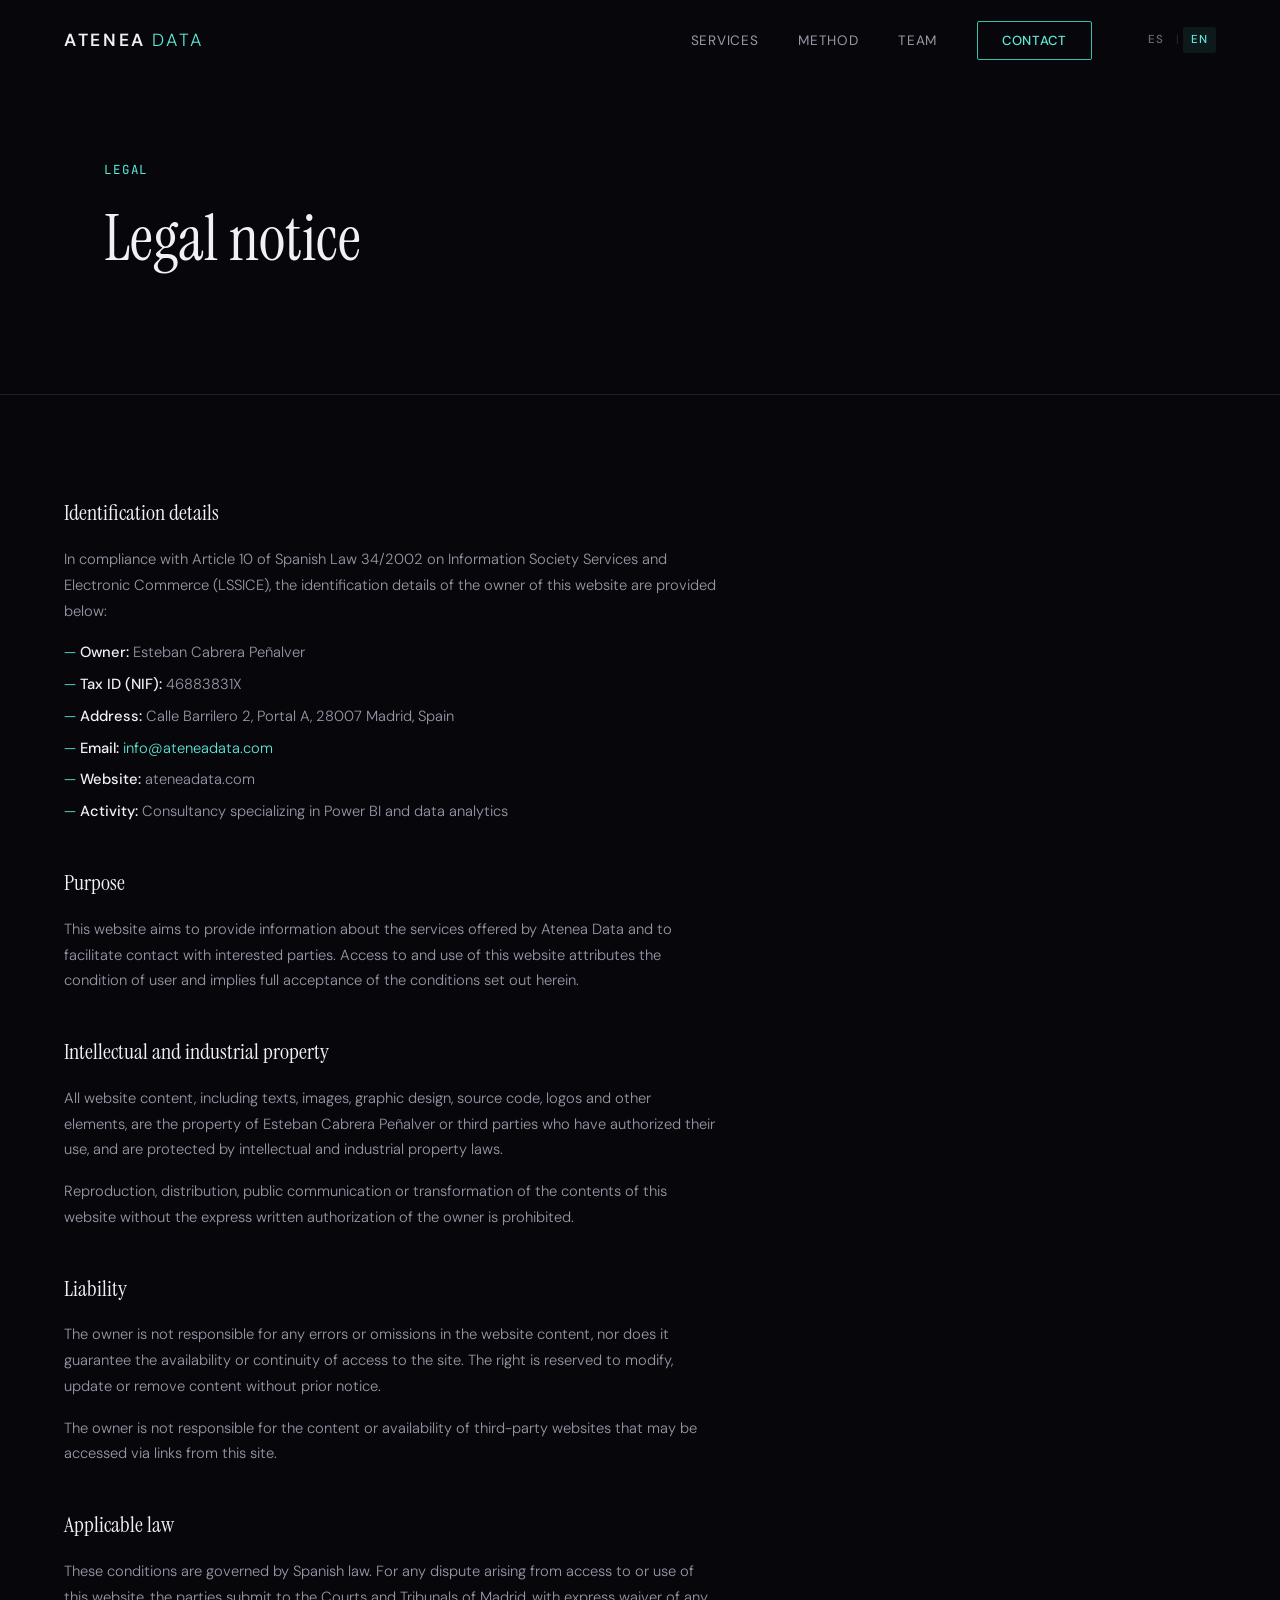
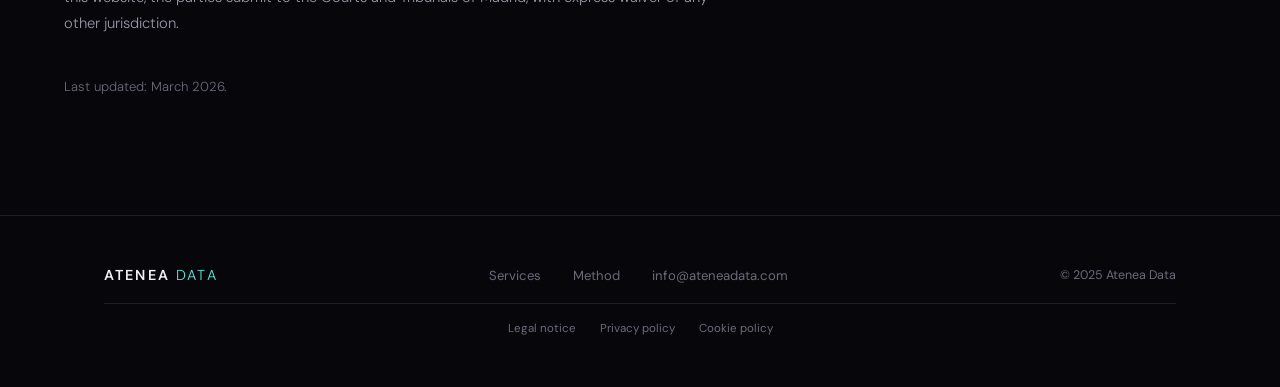
<file: legal-notice.html>
<!DOCTYPE html>
<html lang="en">
<head>
    <meta charset="UTF-8">
    <meta name="viewport" content="width=device-width, initial-scale=1.0">
    <title>Legal Notice — Atenea Data</title>
    <link rel="preconnect" href="https://fonts.googleapis.com">
    <link rel="preconnect" href="https://fonts.gstatic.com" crossorigin>
    <link href="https://fonts.googleapis.com/css2?family=DM+Sans:ital,opsz,wght@0,9..40,300;0,9..40,400;0,9..40,500;0,9..40,600;1,9..40,300&family=Instrument+Serif:ital@0;1&family=JetBrains+Mono:wght@400;500&display=swap" rel="stylesheet">
    <link rel="stylesheet" href="../styles.css">
    <style>.legal-content{padding:clamp(60px,8vw,100px) 0;max-width:780px}.legal-content h2{font-family:var(--font-display);font-size:1.4rem;font-weight:400;margin:40px 0 16px;color:var(--text-primary)}.legal-content h2:first-of-type{margin-top:0}.legal-content p{font-size:.92rem;font-weight:300;color:var(--text-secondary);line-height:1.75;margin-bottom:16px}.legal-content ul{list-style:none;padding:0;margin-bottom:16px}.legal-content ul li{font-size:.92rem;font-weight:300;color:var(--text-secondary);line-height:1.75;padding-left:16px;position:relative;margin-bottom:6px}.legal-content ul li::before{content:'—';position:absolute;left:0;color:var(--accent)}.legal-content strong{font-weight:500;color:var(--text-primary)}.legal-content a{color:var(--accent)}</style>
</head>
<body>
    <nav class="nav" id="nav"><div class="nav__inner"><a href="index.html" class="nav__logo">Atenea <span>Data</span></a><ul class="nav__links" id="navLinks"><li><a href="services.html">Services</a></li><li><a href="index.html#method">Method</a></li><li><a href="index.html#team">Team</a></li><li><a href="contact.html" class="nav__cta">Contact</a></li><li class="nav__lang"><a href="../aviso-legal.html">ES</a><span class="nav__lang-sep">|</span><a href="#" class="active">EN</a></li></ul><button class="nav__hamburger" id="hamburger" aria-label="Menu"><span></span><span></span><span></span></button></div></nav>

    <header class="page-header"><div class="container"><p class="page-header__tag">Legal</p><h1 class="page-header__title">Legal notice</h1></div></header>

    <section class="legal-content"><div class="container">
        <h2>Identification details</h2>
        <p>In compliance with Article 10 of Spanish Law 34/2002 on Information Society Services and Electronic Commerce (LSSICE), the identification details of the owner of this website are provided below:</p>
        <ul><li><strong>Owner:</strong> Esteban Cabrera Peñalver</li><li><strong>Tax ID (NIF):</strong> 46883831X</li><li><strong>Address:</strong> Calle Barrilero 2, Portal A, 28007 Madrid, Spain</li><li><strong>Email:</strong> <a href="mailto:info@ateneadata.com">info@ateneadata.com</a></li><li><strong>Website:</strong> ateneadata.com</li><li><strong>Activity:</strong> Consultancy specializing in Power BI and data analytics</li></ul>
        <h2>Purpose</h2>
        <p>This website aims to provide information about the services offered by Atenea Data and to facilitate contact with interested parties. Access to and use of this website attributes the condition of user and implies full acceptance of the conditions set out herein.</p>
        <h2>Intellectual and industrial property</h2>
        <p>All website content, including texts, images, graphic design, source code, logos and other elements, are the property of Esteban Cabrera Peñalver or third parties who have authorized their use, and are protected by intellectual and industrial property laws.</p>
        <p>Reproduction, distribution, public communication or transformation of the contents of this website without the express written authorization of the owner is prohibited.</p>
        <h2>Liability</h2>
        <p>The owner is not responsible for any errors or omissions in the website content, nor does it guarantee the availability or continuity of access to the site. The right is reserved to modify, update or remove content without prior notice.</p>
        <p>The owner is not responsible for the content or availability of third-party websites that may be accessed via links from this site.</p>
        <h2>Applicable law</h2>
        <p>These conditions are governed by Spanish law. For any dispute arising from access to or use of this website, the parties submit to the Courts and Tribunals of Madrid, with express waiver of any other jurisdiction.</p>
        <p style="margin-top:40px;font-size:.82rem;color:var(--text-tertiary)">Last updated: March 2026.</p>
    </div></section>

    <footer class="footer"><div class="container"><div class="footer__inner"><a href="index.html" class="footer__logo">Atenea <span>Data</span></a><div class="footer__links"><a href="services.html">Services</a><a href="index.html#method">Method</a><a href="mailto:info@ateneadata.com">info@ateneadata.com</a></div><p class="footer__copy">© 2025 Atenea Data</p></div><div class="footer__legal"><a href="legal-notice.html">Legal notice</a><a href="privacy.html">Privacy policy</a><a href="cookies.html">Cookie policy</a></div></div></footer>
    <script>const nav=document.getElementById('nav');window.addEventListener('scroll',()=>{nav.classList.toggle('nav--scrolled',window.pageYOffset>60);});const hamburger=document.getElementById('hamburger'),navLinks=document.getElementById('navLinks');hamburger.addEventListener('click',()=>{navLinks.classList.toggle('nav__links--open');});navLinks.querySelectorAll('a').forEach(l=>{l.addEventListener('click',()=>{navLinks.classList.remove('nav__links--open');});});</script>
</body>
</html>
</file>
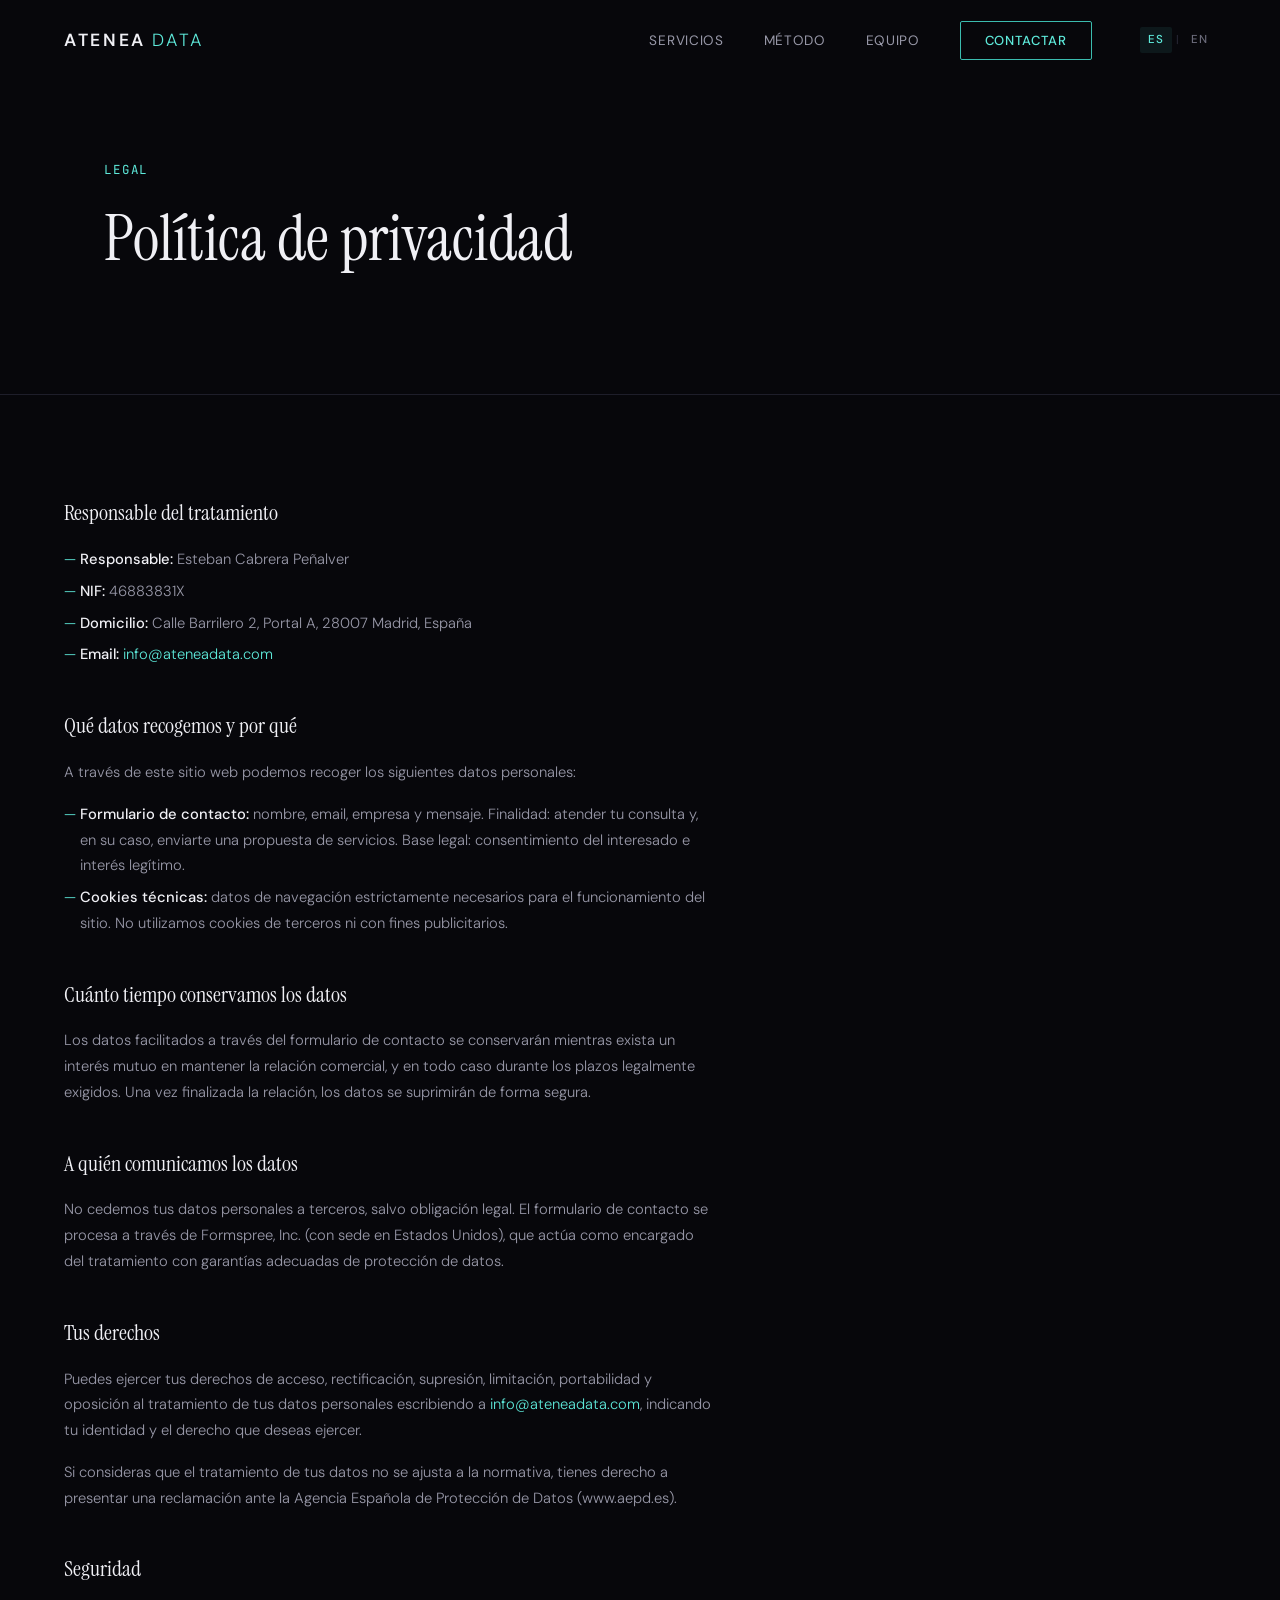
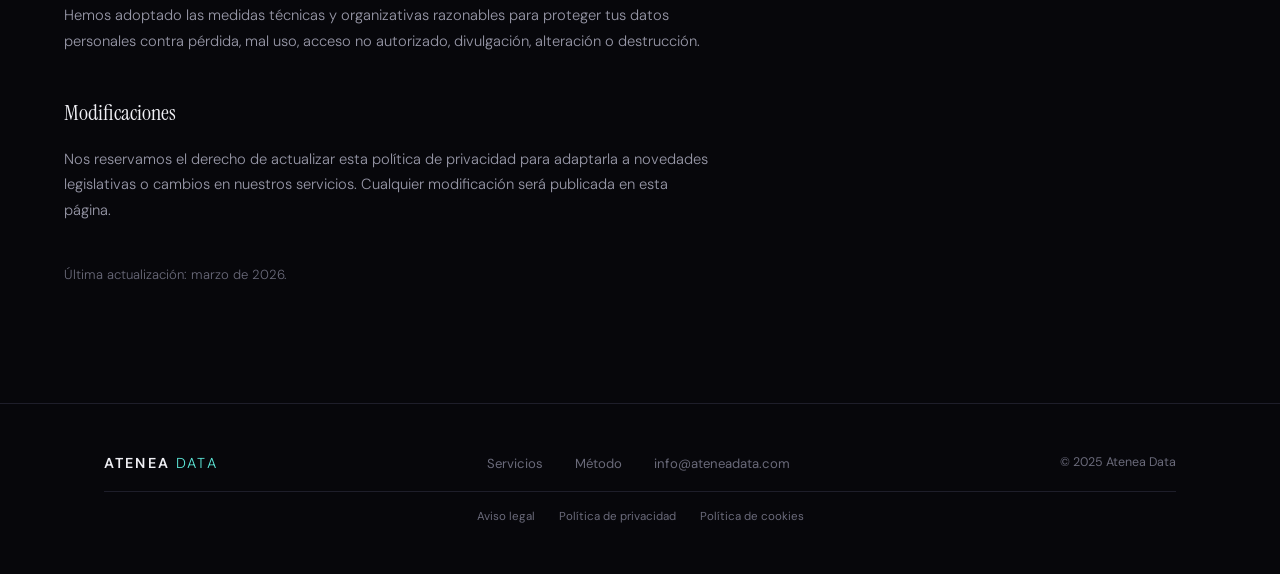
<file: privacidad.html>
<!DOCTYPE html>
<html lang="es">
<head>
    <meta charset="UTF-8">
    <meta name="viewport" content="width=device-width, initial-scale=1.0">
    <title>Política de Privacidad — Atenea Data</title>
    <link rel="preconnect" href="https://fonts.googleapis.com">
    <link rel="preconnect" href="https://fonts.gstatic.com" crossorigin>
    <link href="https://fonts.googleapis.com/css2?family=DM+Sans:ital,opsz,wght@0,9..40,300;0,9..40,400;0,9..40,500;0,9..40,600;1,9..40,300&family=Instrument+Serif:ital@0;1&family=JetBrains+Mono:wght@400;500&display=swap" rel="stylesheet">
    <link rel="stylesheet" href="styles.css">
    <style>
        .legal-content { padding: clamp(60px, 8vw, 100px) 0; max-width: 780px; }
        .legal-content h2 { font-family: var(--font-display); font-size: 1.4rem; font-weight: 400; margin: 40px 0 16px; color: var(--text-primary); }
        .legal-content h2:first-of-type { margin-top: 0; }
        .legal-content p { font-size: 0.92rem; font-weight: 300; color: var(--text-secondary); line-height: 1.75; margin-bottom: 16px; }
        .legal-content ul { list-style: none; padding: 0; margin-bottom: 16px; }
        .legal-content ul li { font-size: 0.92rem; font-weight: 300; color: var(--text-secondary); line-height: 1.75; padding-left: 16px; position: relative; margin-bottom: 6px; }
        .legal-content ul li::before { content: '—'; position: absolute; left: 0; color: var(--accent); }
        .legal-content strong { font-weight: 500; color: var(--text-primary); }
        .legal-content a { color: var(--accent); }
    </style>
</head>
<body>

    <nav class="nav" id="nav">
        <div class="nav__inner">
            <a href="index.html" class="nav__logo">Atenea <span>Data</span></a>
            <ul class="nav__links" id="navLinks">
                <li><a href="servicios.html">Servicios</a></li>
                <li><a href="index.html#metodo">Método</a></li>
                <li><a href="index.html#equipo">Equipo</a></li>
                <li><a href="contacto.html" class="nav__cta">Contactar</a></li>
                <li class="nav__lang"><a href="#" class="active">ES</a><span class="nav__lang-sep">|</span><a href="en/privacy.html">EN</a></li>
            </ul>
            <button class="nav__hamburger" id="hamburger" aria-label="Menú"><span></span><span></span><span></span></button>
        </div>
    </nav>

    <header class="page-header">
        <div class="container">
            <p class="page-header__tag">Legal</p>
            <h1 class="page-header__title">Política de privacidad</h1>
        </div>
    </header>

    <section class="legal-content">
        <div class="container">

            <h2>Responsable del tratamiento</h2>
            <ul>
                <li><strong>Responsable:</strong> Esteban Cabrera Peñalver</li>
                <li><strong>NIF:</strong> 46883831X</li>
                <li><strong>Domicilio:</strong> Calle Barrilero 2, Portal A, 28007 Madrid, España</li>
                <li><strong>Email:</strong> <a href="mailto:info@ateneadata.com">info@ateneadata.com</a></li>
            </ul>

            <h2>Qué datos recogemos y por qué</h2>
            <p>A través de este sitio web podemos recoger los siguientes datos personales:</p>
            <ul>
                <li><strong>Formulario de contacto:</strong> nombre, email, empresa y mensaje. Finalidad: atender tu consulta y, en su caso, enviarte una propuesta de servicios. Base legal: consentimiento del interesado e interés legítimo.</li>
                <li><strong>Cookies técnicas:</strong> datos de navegación estrictamente necesarios para el funcionamiento del sitio. No utilizamos cookies de terceros ni con fines publicitarios.</li>
            </ul>

            <h2>Cuánto tiempo conservamos los datos</h2>
            <p>Los datos facilitados a través del formulario de contacto se conservarán mientras exista un interés mutuo en mantener la relación comercial, y en todo caso durante los plazos legalmente exigidos. Una vez finalizada la relación, los datos se suprimirán de forma segura.</p>

            <h2>A quién comunicamos los datos</h2>
            <p>No cedemos tus datos personales a terceros, salvo obligación legal. El formulario de contacto se procesa a través de Formspree, Inc. (con sede en Estados Unidos), que actúa como encargado del tratamiento con garantías adecuadas de protección de datos.</p>

            <h2>Tus derechos</h2>
            <p>Puedes ejercer tus derechos de acceso, rectificación, supresión, limitación, portabilidad y oposición al tratamiento de tus datos personales escribiendo a <a href="mailto:info@ateneadata.com">info@ateneadata.com</a>, indicando tu identidad y el derecho que deseas ejercer.</p>
            <p>Si consideras que el tratamiento de tus datos no se ajusta a la normativa, tienes derecho a presentar una reclamación ante la Agencia Española de Protección de Datos (www.aepd.es).</p>

            <h2>Seguridad</h2>
            <p>Hemos adoptado las medidas técnicas y organizativas razonables para proteger tus datos personales contra pérdida, mal uso, acceso no autorizado, divulgación, alteración o destrucción.</p>

            <h2>Modificaciones</h2>
            <p>Nos reservamos el derecho de actualizar esta política de privacidad para adaptarla a novedades legislativas o cambios en nuestros servicios. Cualquier modificación será publicada en esta página.</p>

            <p style="margin-top: 40px; font-size: 0.82rem; color: var(--text-tertiary);">Última actualización: marzo de 2026.</p>
        </div>
    </section>

    <footer class="footer">
        <div class="container">
            <div class="footer__inner">
                <a href="index.html" class="footer__logo">Atenea <span>Data</span></a>
                <div class="footer__links">
                    <a href="servicios.html">Servicios</a>
                    <a href="index.html#metodo">Método</a>
                    <a href="mailto:info@ateneadata.com">info@ateneadata.com</a>
                </div>
                <p class="footer__copy">© 2025 Atenea Data</p>
            </div>
            <div class="footer__legal">
                <a href="aviso-legal.html">Aviso legal</a>
                <a href="privacidad.html">Política de privacidad</a>
                <a href="cookies.html">Política de cookies</a>
            </div>
        </div>
    </footer>

    <script>
        const nav = document.getElementById('nav');
        window.addEventListener('scroll', () => { nav.classList.toggle('nav--scrolled', window.pageYOffset > 60); });
        const hamburger = document.getElementById('hamburger');
        const navLinks = document.getElementById('navLinks');
        hamburger.addEventListener('click', () => { navLinks.classList.toggle('nav__links--open'); });
        navLinks.querySelectorAll('a').forEach(link => { link.addEventListener('click', () => { navLinks.classList.remove('nav__links--open'); }); });
    </script>
</body>
</html>
</file>
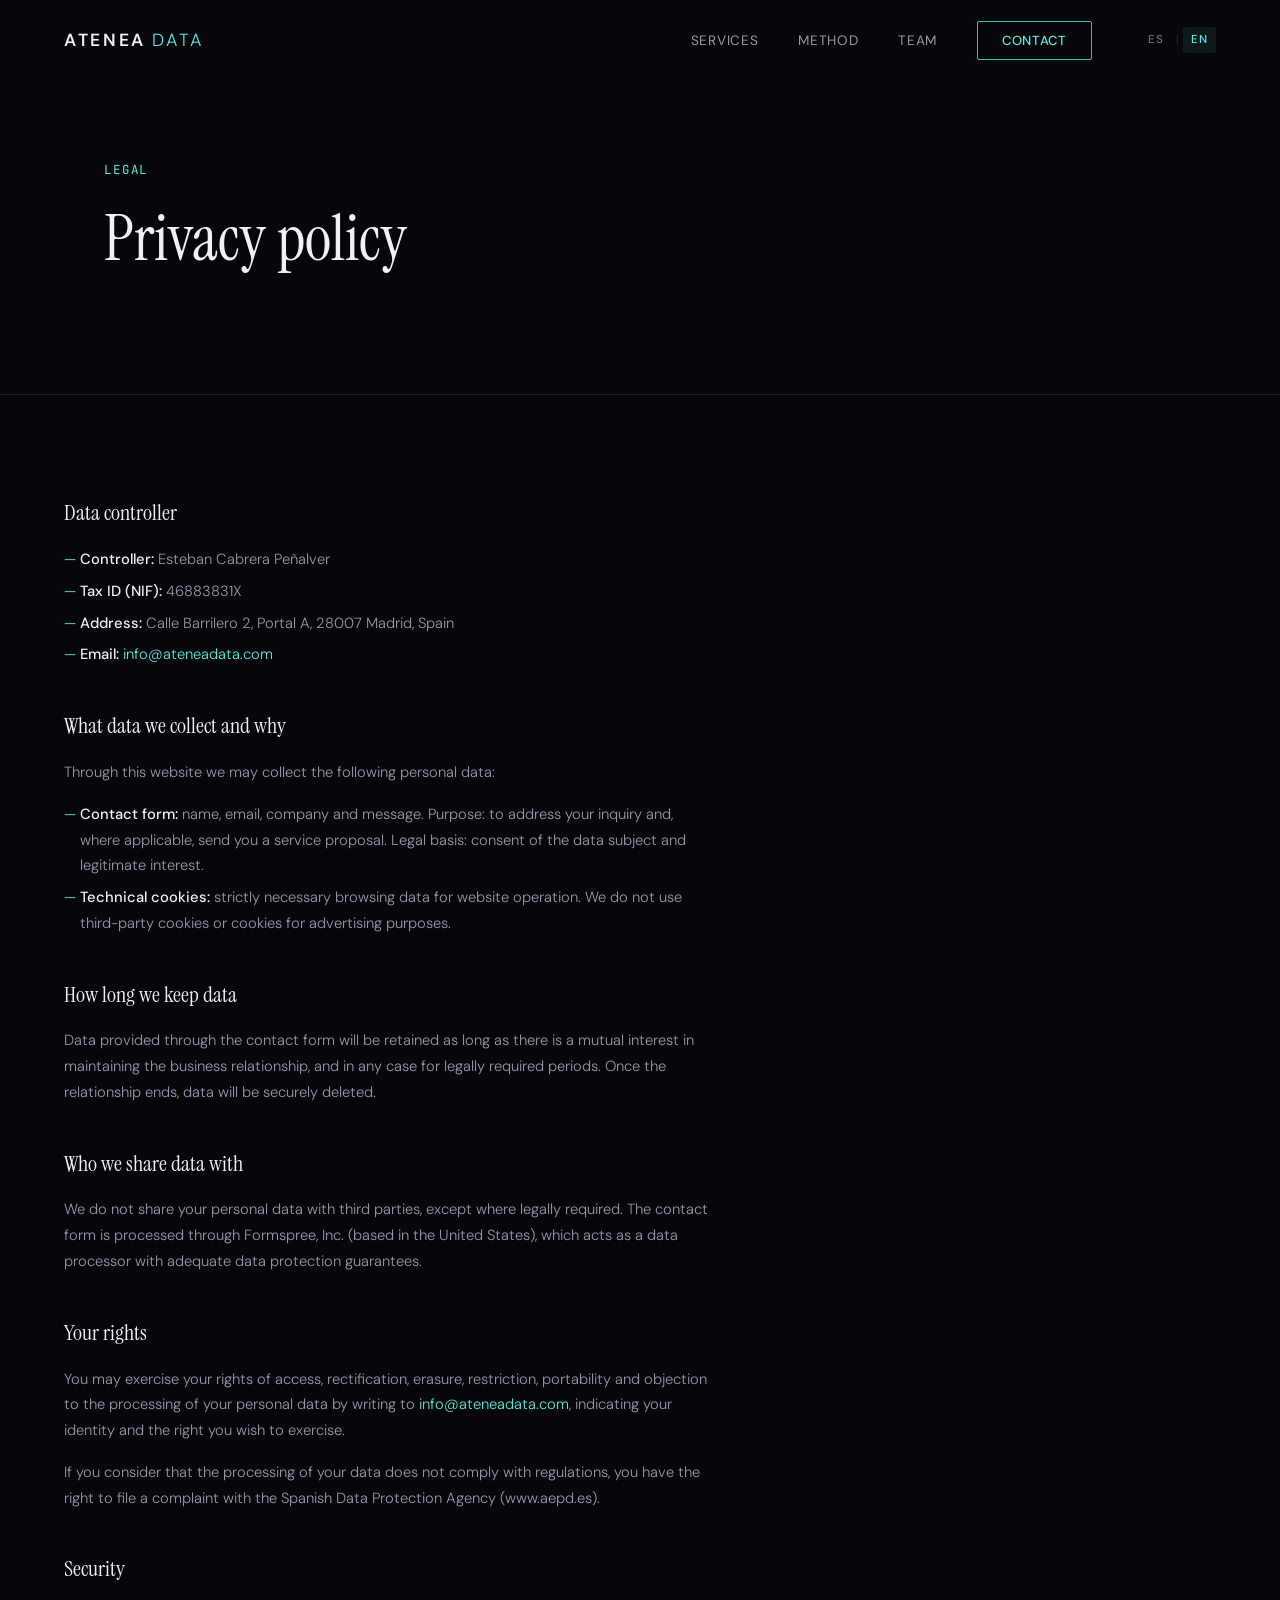
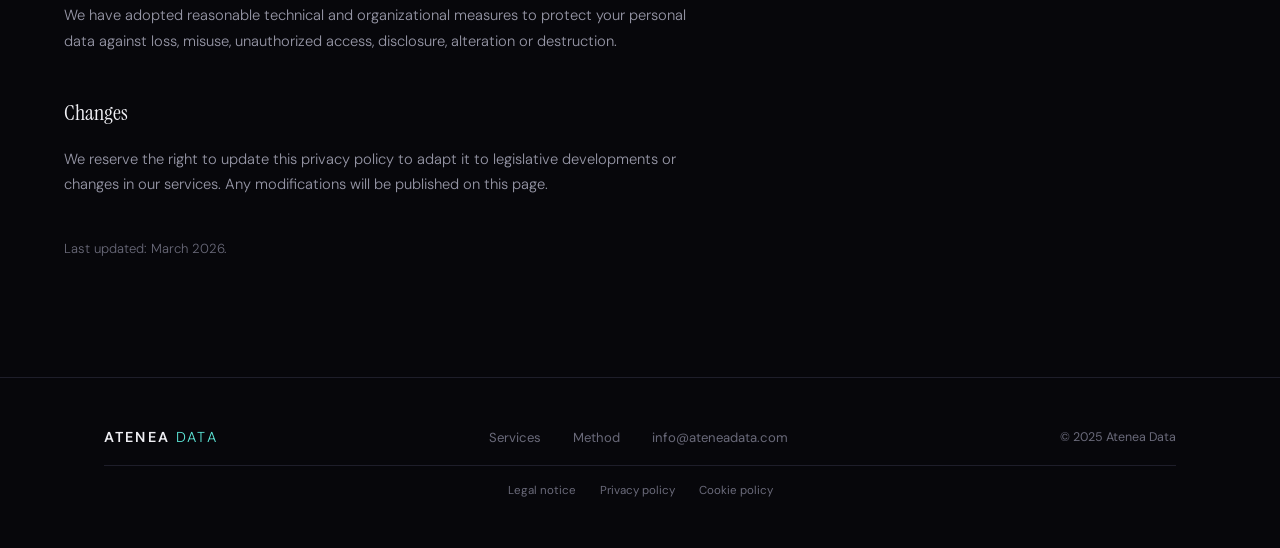
<file: privacy.html>
<!DOCTYPE html>
<html lang="en">
<head>
    <meta charset="UTF-8">
    <meta name="viewport" content="width=device-width, initial-scale=1.0">
    <title>Privacy Policy — Atenea Data</title>
    <link rel="preconnect" href="https://fonts.googleapis.com">
    <link rel="preconnect" href="https://fonts.gstatic.com" crossorigin>
    <link href="https://fonts.googleapis.com/css2?family=DM+Sans:ital,opsz,wght@0,9..40,300;0,9..40,400;0,9..40,500;0,9..40,600;1,9..40,300&family=Instrument+Serif:ital@0;1&family=JetBrains+Mono:wght@400;500&display=swap" rel="stylesheet">
    <link rel="stylesheet" href="../styles.css">
    <style>.legal-content{padding:clamp(60px,8vw,100px) 0;max-width:780px}.legal-content h2{font-family:var(--font-display);font-size:1.4rem;font-weight:400;margin:40px 0 16px;color:var(--text-primary)}.legal-content h2:first-of-type{margin-top:0}.legal-content p{font-size:.92rem;font-weight:300;color:var(--text-secondary);line-height:1.75;margin-bottom:16px}.legal-content ul{list-style:none;padding:0;margin-bottom:16px}.legal-content ul li{font-size:.92rem;font-weight:300;color:var(--text-secondary);line-height:1.75;padding-left:16px;position:relative;margin-bottom:6px}.legal-content ul li::before{content:'—';position:absolute;left:0;color:var(--accent)}.legal-content strong{font-weight:500;color:var(--text-primary)}.legal-content a{color:var(--accent)}</style>
</head>
<body>
    <nav class="nav" id="nav"><div class="nav__inner"><a href="index.html" class="nav__logo">Atenea <span>Data</span></a><ul class="nav__links" id="navLinks"><li><a href="services.html">Services</a></li><li><a href="index.html#method">Method</a></li><li><a href="index.html#team">Team</a></li><li><a href="contact.html" class="nav__cta">Contact</a></li><li class="nav__lang"><a href="../privacidad.html">ES</a><span class="nav__lang-sep">|</span><a href="#" class="active">EN</a></li></ul><button class="nav__hamburger" id="hamburger" aria-label="Menu"><span></span><span></span><span></span></button></div></nav>

    <header class="page-header"><div class="container"><p class="page-header__tag">Legal</p><h1 class="page-header__title">Privacy policy</h1></div></header>

    <section class="legal-content"><div class="container">
        <h2>Data controller</h2>
        <ul><li><strong>Controller:</strong> Esteban Cabrera Peñalver</li><li><strong>Tax ID (NIF):</strong> 46883831X</li><li><strong>Address:</strong> Calle Barrilero 2, Portal A, 28007 Madrid, Spain</li><li><strong>Email:</strong> <a href="mailto:info@ateneadata.com">info@ateneadata.com</a></li></ul>
        <h2>What data we collect and why</h2>
        <p>Through this website we may collect the following personal data:</p>
        <ul><li><strong>Contact form:</strong> name, email, company and message. Purpose: to address your inquiry and, where applicable, send you a service proposal. Legal basis: consent of the data subject and legitimate interest.</li><li><strong>Technical cookies:</strong> strictly necessary browsing data for website operation. We do not use third-party cookies or cookies for advertising purposes.</li></ul>
        <h2>How long we keep data</h2>
        <p>Data provided through the contact form will be retained as long as there is a mutual interest in maintaining the business relationship, and in any case for legally required periods. Once the relationship ends, data will be securely deleted.</p>
        <h2>Who we share data with</h2>
        <p>We do not share your personal data with third parties, except where legally required. The contact form is processed through Formspree, Inc. (based in the United States), which acts as a data processor with adequate data protection guarantees.</p>
        <h2>Your rights</h2>
        <p>You may exercise your rights of access, rectification, erasure, restriction, portability and objection to the processing of your personal data by writing to <a href="mailto:info@ateneadata.com">info@ateneadata.com</a>, indicating your identity and the right you wish to exercise.</p>
        <p>If you consider that the processing of your data does not comply with regulations, you have the right to file a complaint with the Spanish Data Protection Agency (www.aepd.es).</p>
        <h2>Security</h2>
        <p>We have adopted reasonable technical and organizational measures to protect your personal data against loss, misuse, unauthorized access, disclosure, alteration or destruction.</p>
        <h2>Changes</h2>
        <p>We reserve the right to update this privacy policy to adapt it to legislative developments or changes in our services. Any modifications will be published on this page.</p>
        <p style="margin-top:40px;font-size:.82rem;color:var(--text-tertiary)">Last updated: March 2026.</p>
    </div></section>

    <footer class="footer"><div class="container"><div class="footer__inner"><a href="index.html" class="footer__logo">Atenea <span>Data</span></a><div class="footer__links"><a href="services.html">Services</a><a href="index.html#method">Method</a><a href="mailto:info@ateneadata.com">info@ateneadata.com</a></div><p class="footer__copy">© 2025 Atenea Data</p></div><div class="footer__legal"><a href="legal-notice.html">Legal notice</a><a href="privacy.html">Privacy policy</a><a href="cookies.html">Cookie policy</a></div></div></footer>
    <script>const nav=document.getElementById('nav');window.addEventListener('scroll',()=>{nav.classList.toggle('nav--scrolled',window.pageYOffset>60);});const hamburger=document.getElementById('hamburger'),navLinks=document.getElementById('navLinks');hamburger.addEventListener('click',()=>{navLinks.classList.toggle('nav__links--open');});navLinks.querySelectorAll('a').forEach(l=>{l.addEventListener('click',()=>{navLinks.classList.remove('nav__links--open');});});</script>
</body>
</html>
</file>
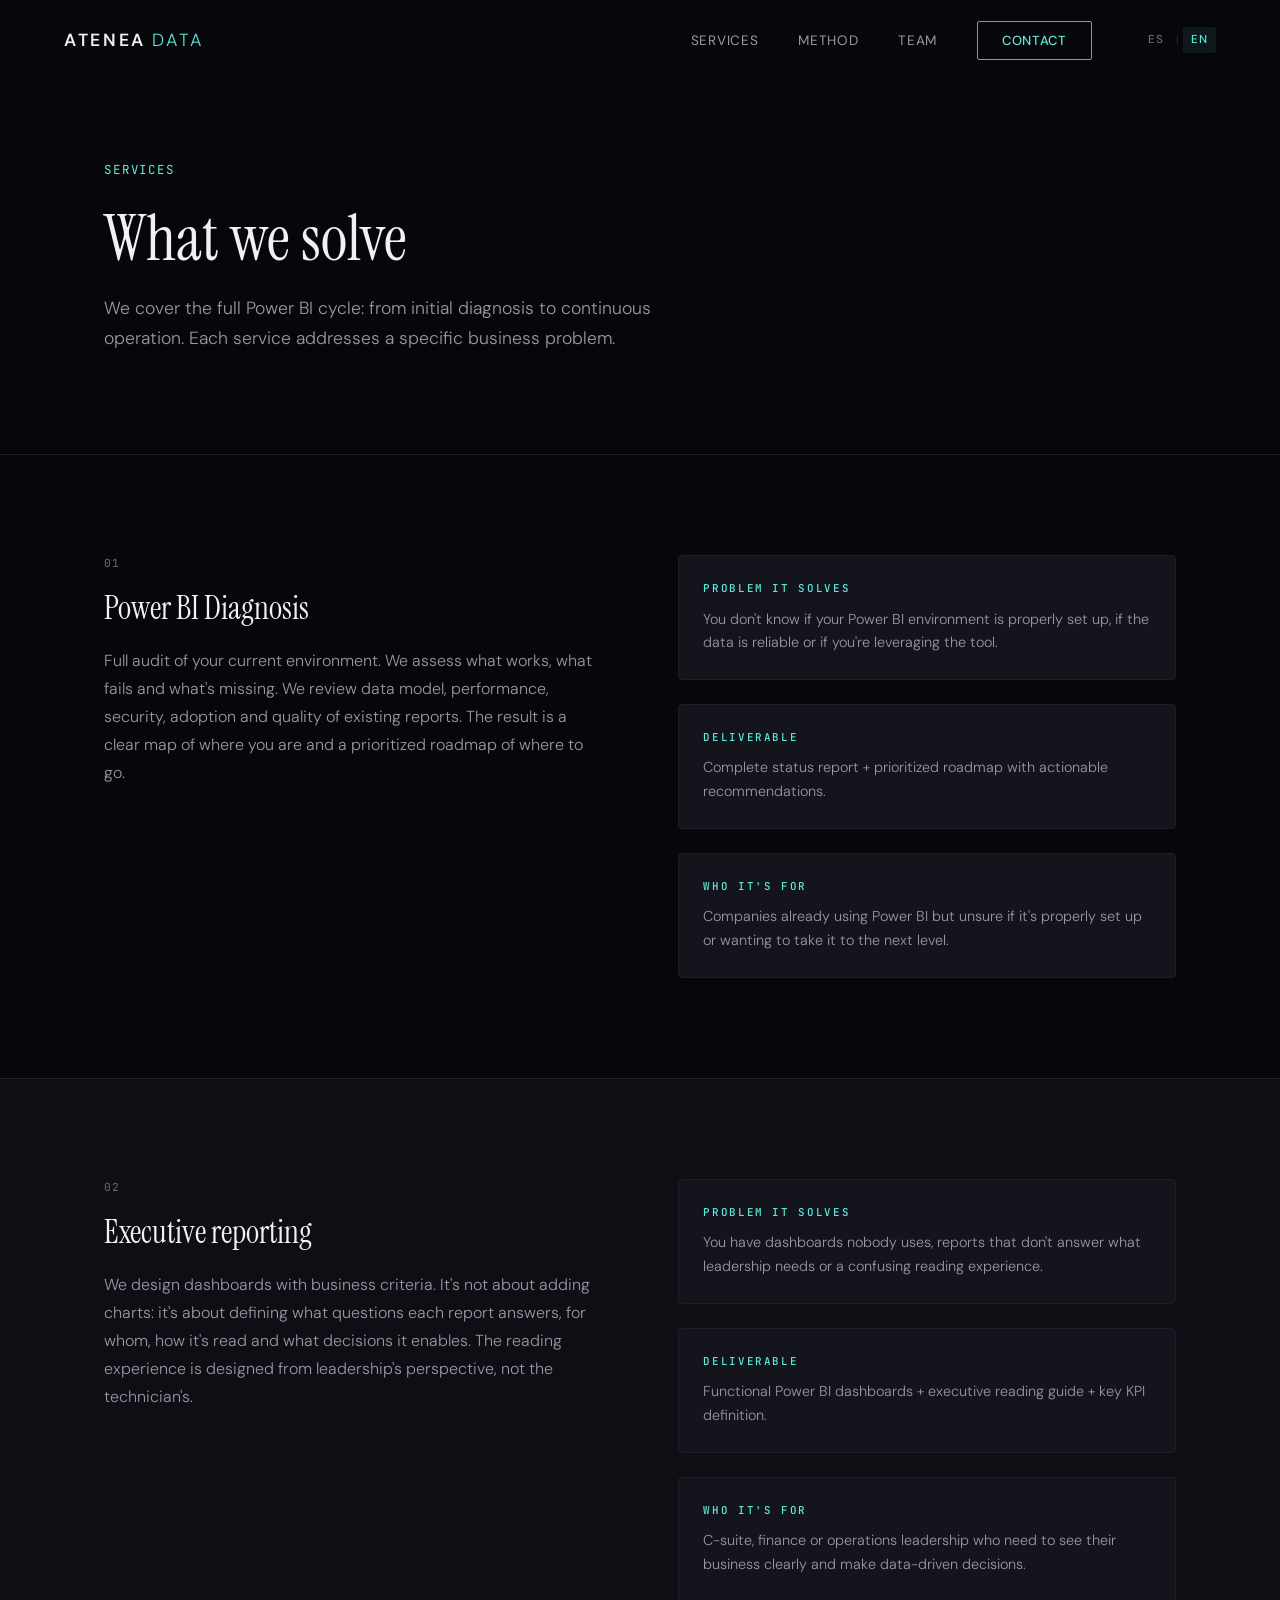
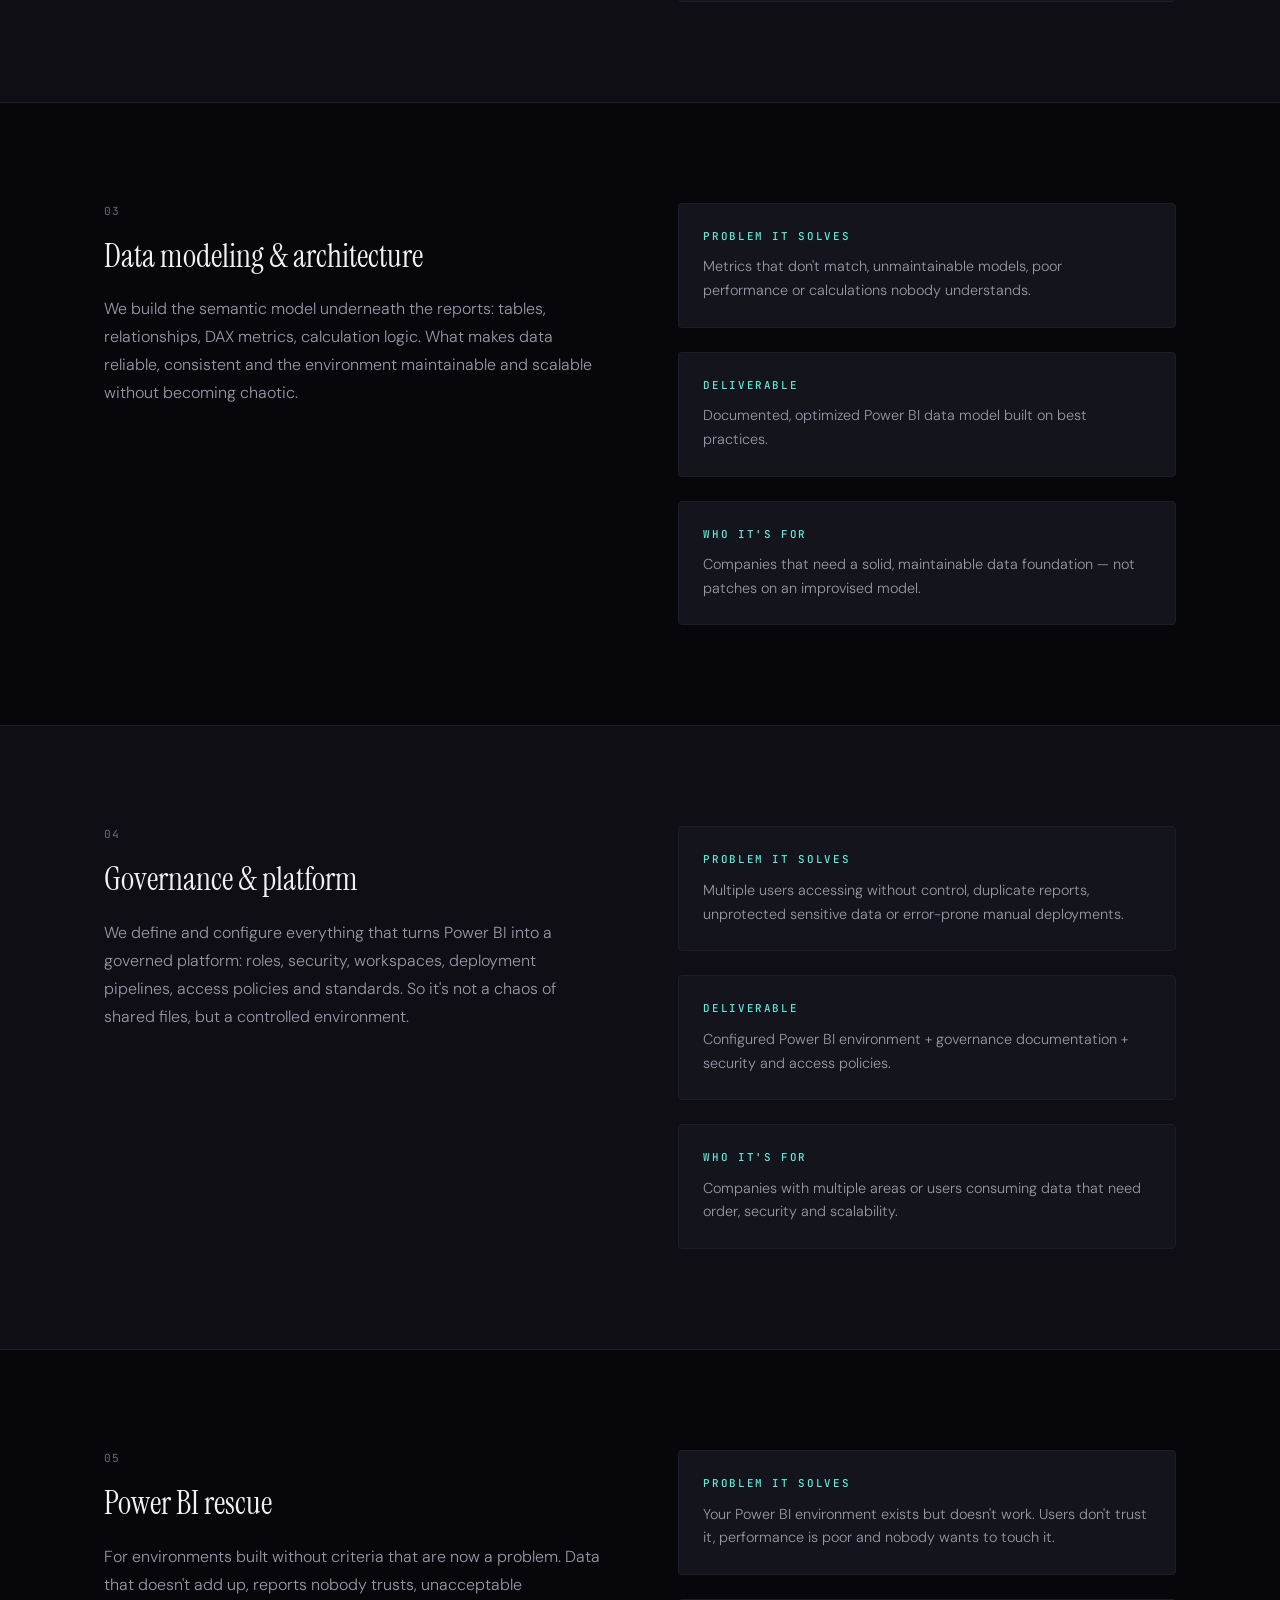
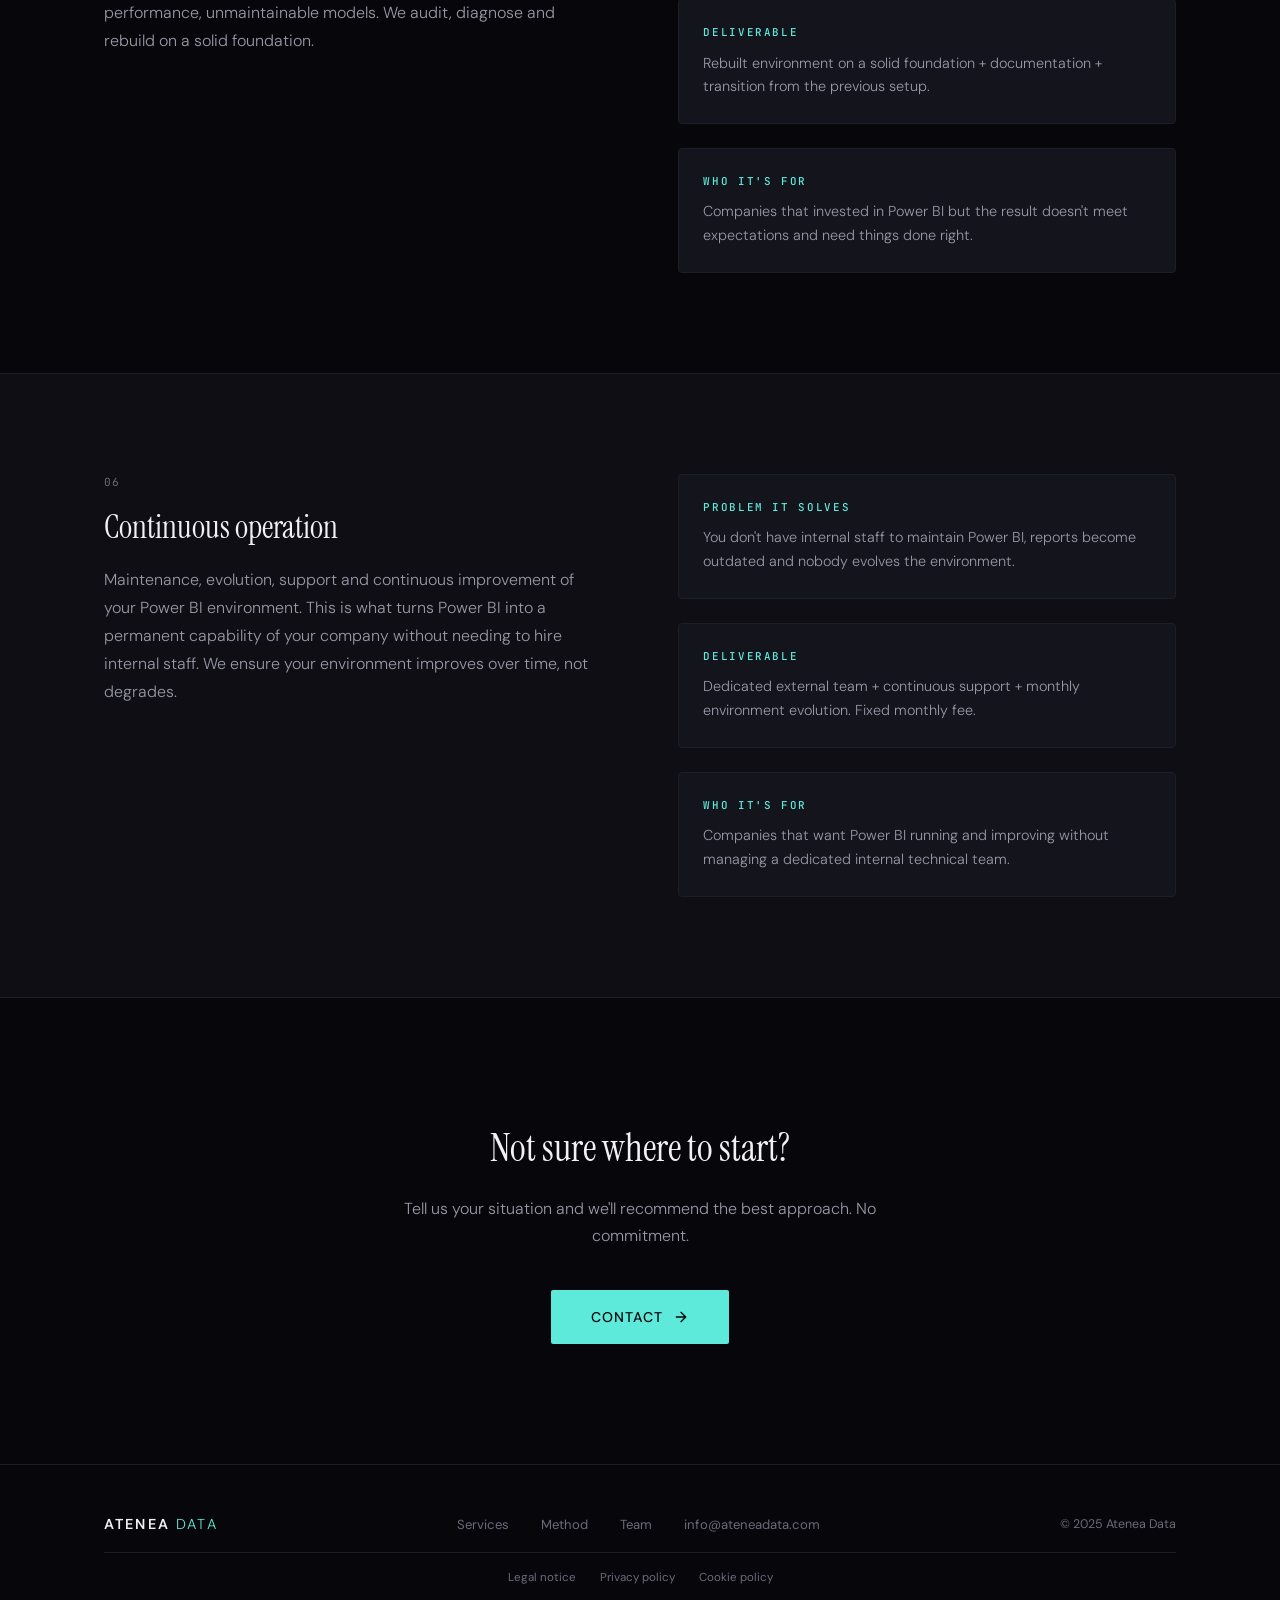
<file: services.html>
<!DOCTYPE html>
<html lang="en">
<head>
    <meta charset="UTF-8">
    <meta name="viewport" content="width=device-width, initial-scale=1.0">
    <title>Services — Atenea Data</title>
    <meta name="description" content="Specialized Power BI services: diagnosis, executive reporting, modeling, governance, rescue and continuous operation.">
    <link rel="preconnect" href="https://fonts.googleapis.com">
    <link rel="preconnect" href="https://fonts.gstatic.com" crossorigin>
    <link href="https://fonts.googleapis.com/css2?family=DM+Sans:ital,opsz,wght@0,9..40,300;0,9..40,400;0,9..40,500;0,9..40,600;1,9..40,300&family=Instrument+Serif:ital@0;1&family=JetBrains+Mono:wght@400;500&display=swap" rel="stylesheet">
    <link rel="stylesheet" href="../styles.css">
    <style>
        .service-detail { padding: clamp(60px, 8vw, 100px) 0; border-bottom: 1px solid var(--border-subtle); }
        .service-detail:nth-child(even) { background: var(--black-surface); }
        .service-detail__inner { display: grid; grid-template-columns: 1fr 1fr; gap: clamp(40px, 6vw, 80px); align-items: start; }
        .service-detail__number { font-family: var(--font-mono); font-size: 0.7rem; color: var(--text-tertiary); letter-spacing: 0.1em; margin-bottom: 16px; }
        .service-detail__title { font-family: var(--font-display); font-size: clamp(1.6rem, 2.5vw, 2.2rem); font-weight: 400; margin-bottom: 20px; line-height: 1.2; }
        .service-detail__desc { font-size: 1rem; font-weight: 300; color: var(--text-secondary); line-height: 1.75; margin-bottom: 32px; }
        .service-detail__meta { display: flex; flex-direction: column; gap: 24px; }
        .service-meta-item { padding: 24px; background: var(--black-card); border: 1px solid var(--border-subtle); border-radius: 4px; }
        .service-meta-item__label { font-family: var(--font-mono); font-size: 0.68rem; font-weight: 500; letter-spacing: 0.15em; text-transform: uppercase; color: var(--accent); margin-bottom: 10px; }
        .service-meta-item__text { font-size: 0.9rem; font-weight: 300; color: var(--text-secondary); line-height: 1.65; }
        .services-cta { padding: clamp(80px, 10vw, 120px) 0; text-align: center; }
        .services-cta__title { font-family: var(--font-display); font-size: clamp(1.8rem, 3vw, 2.5rem); font-weight: 400; margin-bottom: 16px; }
        .services-cta__text { font-size: 1rem; font-weight: 300; color: var(--text-secondary); max-width: 480px; margin: 0 auto 40px; line-height: 1.7; }
        .services-cta__btn { display: inline-flex; align-items: center; gap: 10px; font-size: 0.88rem; font-weight: 500; letter-spacing: 0.08em; text-transform: uppercase; color: var(--black-deep); background: var(--accent); padding: 16px 40px; border-radius: 2px; transition: all 0.4s var(--ease-out-expo); }
        .services-cta__btn:hover { background: var(--text-primary); transform: translateY(-2px); }
        @media (max-width: 768px) { .service-detail__inner { grid-template-columns: 1fr; } }
    </style>
</head>
<body>
    <nav class="nav" id="nav"><div class="nav__inner"><a href="index.html" class="nav__logo">Atenea <span>Data</span></a><ul class="nav__links" id="navLinks"><li><a href="services.html">Services</a></li><li><a href="index.html#method">Method</a></li><li><a href="index.html#team">Team</a></li><li><a href="contact.html" class="nav__cta">Contact</a></li><li class="nav__lang"><a href="../servicios.html">ES</a><span class="nav__lang-sep">|</span><a href="#" class="active">EN</a></li></ul><button class="nav__hamburger" id="hamburger" aria-label="Menu"><span></span><span></span><span></span></button></div></nav>

    <header class="page-header"><div class="container"><p class="page-header__tag">Services</p><h1 class="page-header__title">What we solve</h1><p class="page-header__subtitle">We cover the full Power BI cycle: from initial diagnosis to continuous operation. Each service addresses a specific business problem.</p></div></header>

    <section class="service-detail"><div class="container"><div class="service-detail__inner reveal"><div><p class="service-detail__number">01</p><h2 class="service-detail__title">Power BI Diagnosis</h2><p class="service-detail__desc">Full audit of your current environment. We assess what works, what fails and what's missing. We review data model, performance, security, adoption and quality of existing reports. The result is a clear map of where you are and a prioritized roadmap of where to go.</p></div><div class="service-detail__meta"><div class="service-meta-item"><p class="service-meta-item__label">Problem it solves</p><p class="service-meta-item__text">You don't know if your Power BI environment is properly set up, if the data is reliable or if you're leveraging the tool.</p></div><div class="service-meta-item"><p class="service-meta-item__label">Deliverable</p><p class="service-meta-item__text">Complete status report + prioritized roadmap with actionable recommendations.</p></div><div class="service-meta-item"><p class="service-meta-item__label">Who it's for</p><p class="service-meta-item__text">Companies already using Power BI but unsure if it's properly set up or wanting to take it to the next level.</p></div></div></div></div></section>

    <section class="service-detail"><div class="container"><div class="service-detail__inner reveal"><div><p class="service-detail__number">02</p><h2 class="service-detail__title">Executive reporting</h2><p class="service-detail__desc">We design dashboards with business criteria. It's not about adding charts: it's about defining what questions each report answers, for whom, how it's read and what decisions it enables. The reading experience is designed from leadership's perspective, not the technician's.</p></div><div class="service-detail__meta"><div class="service-meta-item"><p class="service-meta-item__label">Problem it solves</p><p class="service-meta-item__text">You have dashboards nobody uses, reports that don't answer what leadership needs or a confusing reading experience.</p></div><div class="service-meta-item"><p class="service-meta-item__label">Deliverable</p><p class="service-meta-item__text">Functional Power BI dashboards + executive reading guide + key KPI definition.</p></div><div class="service-meta-item"><p class="service-meta-item__label">Who it's for</p><p class="service-meta-item__text">C-suite, finance or operations leadership who need to see their business clearly and make data-driven decisions.</p></div></div></div></div></section>

    <section class="service-detail"><div class="container"><div class="service-detail__inner reveal"><div><p class="service-detail__number">03</p><h2 class="service-detail__title">Data modeling & architecture</h2><p class="service-detail__desc">We build the semantic model underneath the reports: tables, relationships, DAX metrics, calculation logic. What makes data reliable, consistent and the environment maintainable and scalable without becoming chaotic.</p></div><div class="service-detail__meta"><div class="service-meta-item"><p class="service-meta-item__label">Problem it solves</p><p class="service-meta-item__text">Metrics that don't match, unmaintainable models, poor performance or calculations nobody understands.</p></div><div class="service-meta-item"><p class="service-meta-item__label">Deliverable</p><p class="service-meta-item__text">Documented, optimized Power BI data model built on best practices.</p></div><div class="service-meta-item"><p class="service-meta-item__label">Who it's for</p><p class="service-meta-item__text">Companies that need a solid, maintainable data foundation — not patches on an improvised model.</p></div></div></div></div></section>

    <section class="service-detail"><div class="container"><div class="service-detail__inner reveal"><div><p class="service-detail__number">04</p><h2 class="service-detail__title">Governance & platform</h2><p class="service-detail__desc">We define and configure everything that turns Power BI into a governed platform: roles, security, workspaces, deployment pipelines, access policies and standards. So it's not a chaos of shared files, but a controlled environment.</p></div><div class="service-detail__meta"><div class="service-meta-item"><p class="service-meta-item__label">Problem it solves</p><p class="service-meta-item__text">Multiple users accessing without control, duplicate reports, unprotected sensitive data or error-prone manual deployments.</p></div><div class="service-meta-item"><p class="service-meta-item__label">Deliverable</p><p class="service-meta-item__text">Configured Power BI environment + governance documentation + security and access policies.</p></div><div class="service-meta-item"><p class="service-meta-item__label">Who it's for</p><p class="service-meta-item__text">Companies with multiple areas or users consuming data that need order, security and scalability.</p></div></div></div></div></section>

    <section class="service-detail"><div class="container"><div class="service-detail__inner reveal"><div><p class="service-detail__number">05</p><h2 class="service-detail__title">Power BI rescue</h2><p class="service-detail__desc">For environments built without criteria that are now a problem. Data that doesn't add up, reports nobody trusts, unacceptable performance, unmaintainable models. We audit, diagnose and rebuild on a solid foundation.</p></div><div class="service-detail__meta"><div class="service-meta-item"><p class="service-meta-item__label">Problem it solves</p><p class="service-meta-item__text">Your Power BI environment exists but doesn't work. Users don't trust it, performance is poor and nobody wants to touch it.</p></div><div class="service-meta-item"><p class="service-meta-item__label">Deliverable</p><p class="service-meta-item__text">Rebuilt environment on a solid foundation + documentation + transition from the previous setup.</p></div><div class="service-meta-item"><p class="service-meta-item__label">Who it's for</p><p class="service-meta-item__text">Companies that invested in Power BI but the result doesn't meet expectations and need things done right.</p></div></div></div></div></section>

    <section class="service-detail"><div class="container"><div class="service-detail__inner reveal"><div><p class="service-detail__number">06</p><h2 class="service-detail__title">Continuous operation</h2><p class="service-detail__desc">Maintenance, evolution, support and continuous improvement of your Power BI environment. This is what turns Power BI into a permanent capability of your company without needing to hire internal staff. We ensure your environment improves over time, not degrades.</p></div><div class="service-detail__meta"><div class="service-meta-item"><p class="service-meta-item__label">Problem it solves</p><p class="service-meta-item__text">You don't have internal staff to maintain Power BI, reports become outdated and nobody evolves the environment.</p></div><div class="service-meta-item"><p class="service-meta-item__label">Deliverable</p><p class="service-meta-item__text">Dedicated external team + continuous support + monthly environment evolution. Fixed monthly fee.</p></div><div class="service-meta-item"><p class="service-meta-item__label">Who it's for</p><p class="service-meta-item__text">Companies that want Power BI running and improving without managing a dedicated internal technical team.</p></div></div></div></div></section>

    <section class="services-cta"><div class="container"><h2 class="services-cta__title">Not sure where to start?</h2><p class="services-cta__text">Tell us your situation and we'll recommend the best approach. No commitment.</p><a href="contact.html" class="services-cta__btn">Contact<svg width="16" height="16" viewBox="0 0 24 24" fill="none" stroke="currentColor" stroke-width="2" stroke-linecap="round"><path d="M5 12h14M12 5l7 7-7 7"/></svg></a></div></section>

    <footer class="footer"><div class="container"><div class="footer__inner"><a href="index.html" class="footer__logo">Atenea <span>Data</span></a><div class="footer__links"><a href="services.html">Services</a><a href="index.html#method">Method</a><a href="index.html#team">Team</a><a href="mailto:info@ateneadata.com">info@ateneadata.com</a></div><p class="footer__copy">© 2025 Atenea Data</p></div><div class="footer__legal"><a href="legal-notice.html">Legal notice</a><a href="privacy.html">Privacy policy</a><a href="cookies.html">Cookie policy</a></div></div></footer>

    <script>const nav=document.getElementById('nav');window.addEventListener('scroll',()=>{nav.classList.toggle('nav--scrolled',window.pageYOffset>60);});const hamburger=document.getElementById('hamburger'),navLinks=document.getElementById('navLinks');hamburger.addEventListener('click',()=>{navLinks.classList.toggle('nav__links--open');});navLinks.querySelectorAll('a').forEach(l=>{l.addEventListener('click',()=>{navLinks.classList.remove('nav__links--open');});});const reveals=document.querySelectorAll('.reveal');const obs=new IntersectionObserver((entries)=>{entries.forEach(e=>{if(e.isIntersecting){e.target.classList.add('reveal--visible');obs.unobserve(e.target);}});},{threshold:0.15,rootMargin:'0px 0px -40px 0px'});reveals.forEach(el=>obs.observe(el));</script>
</body>
</html>
</file>
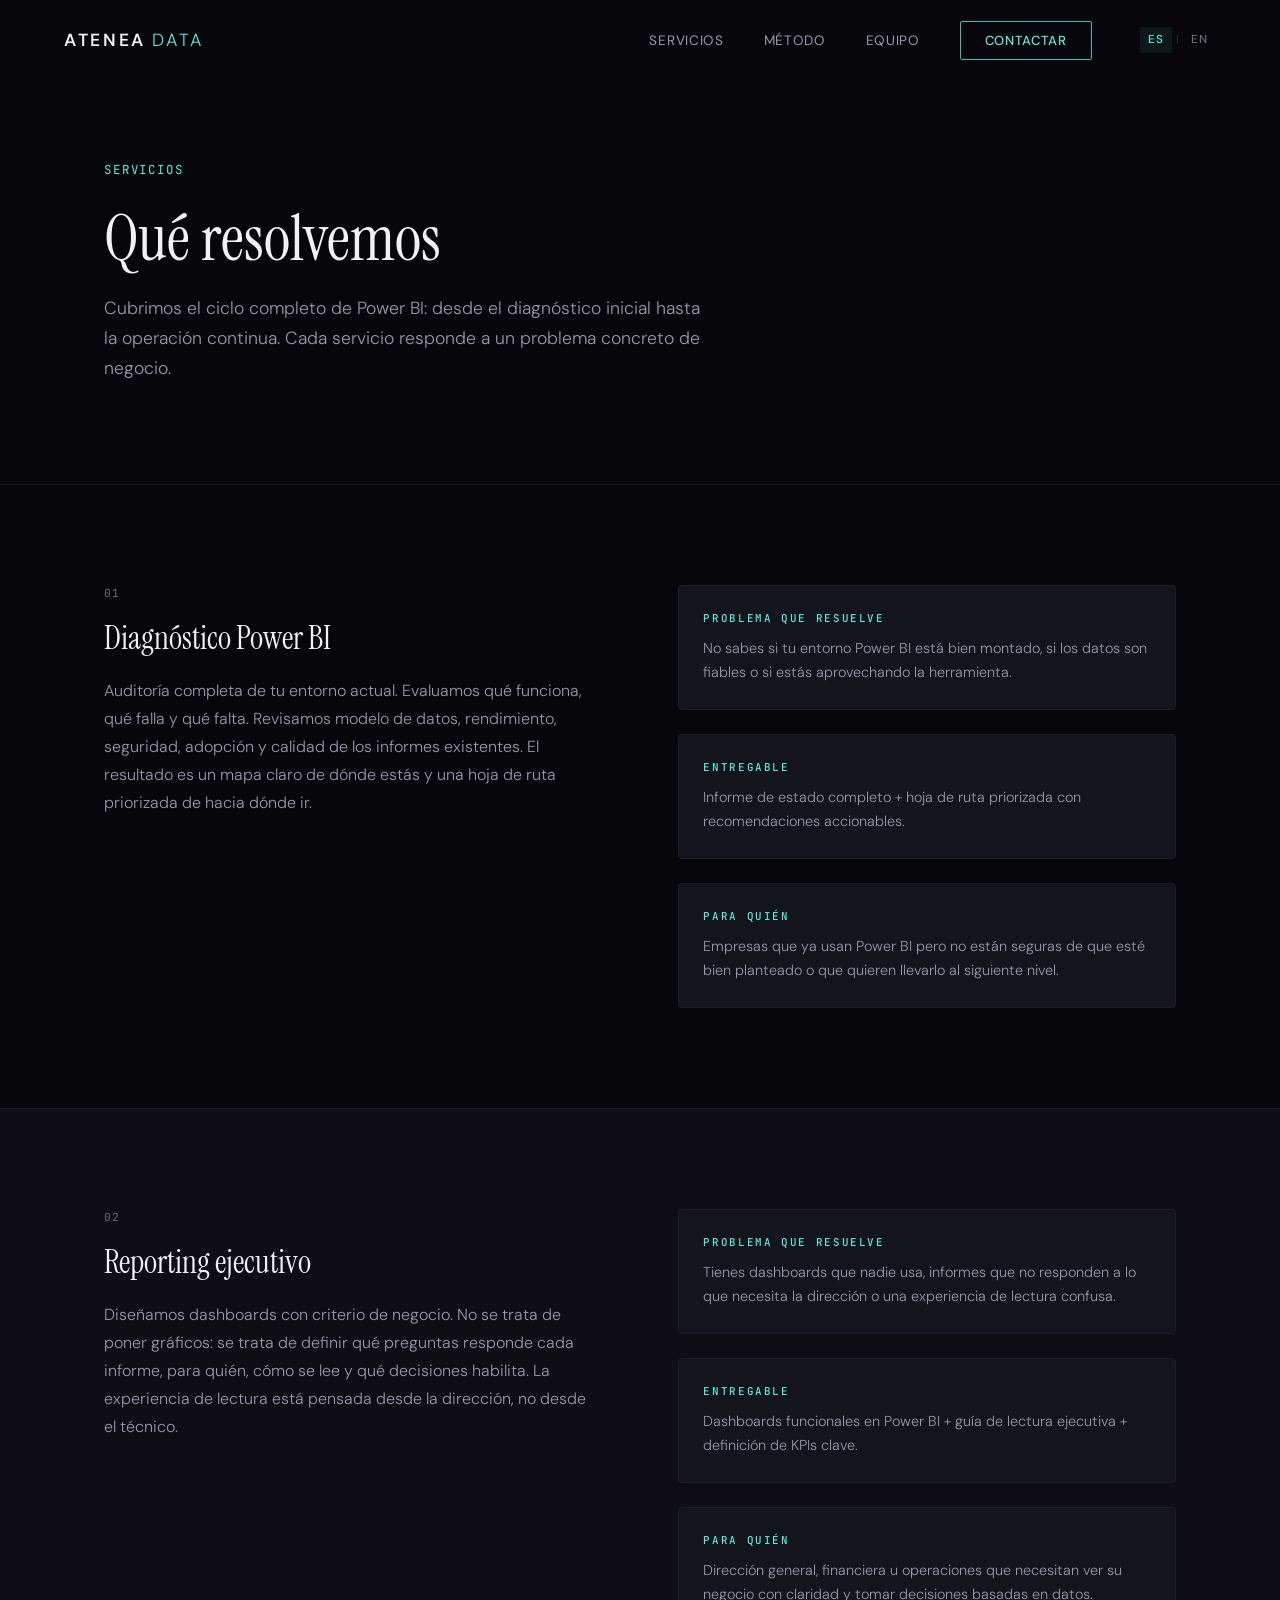
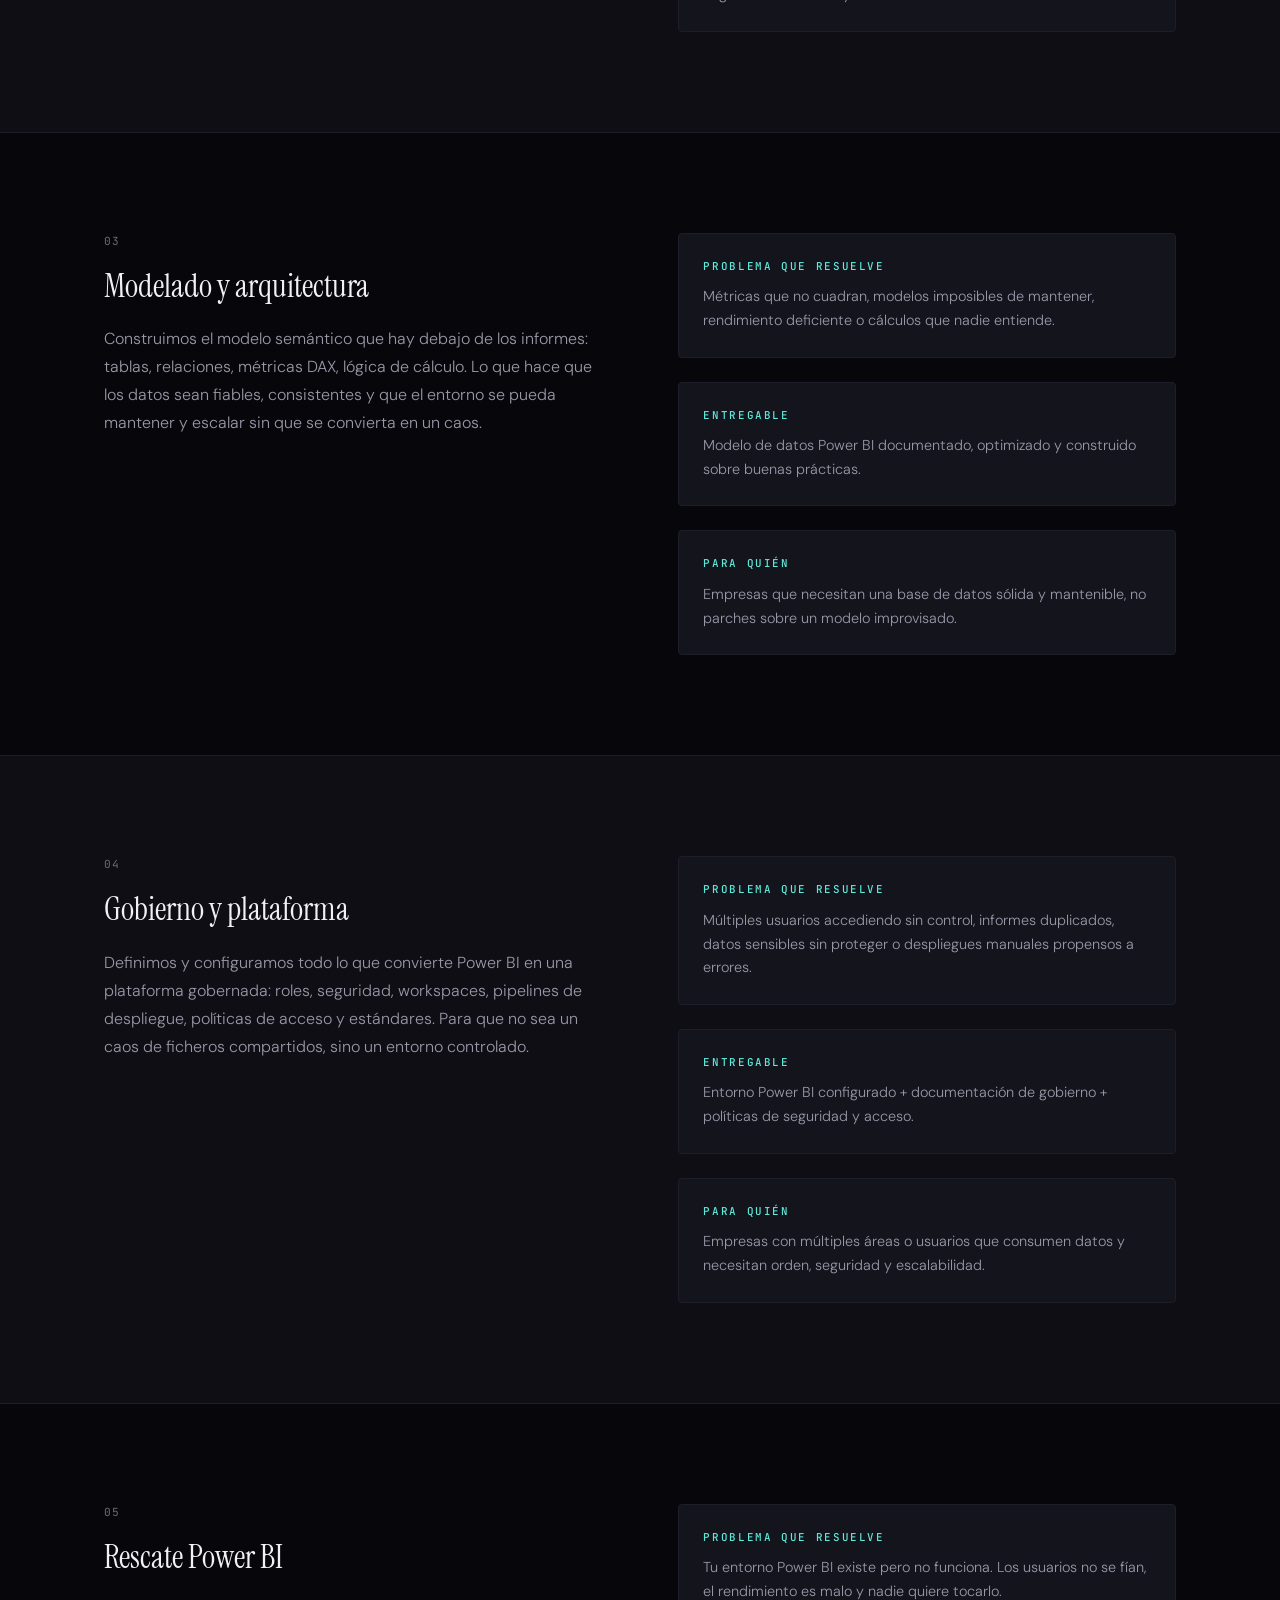
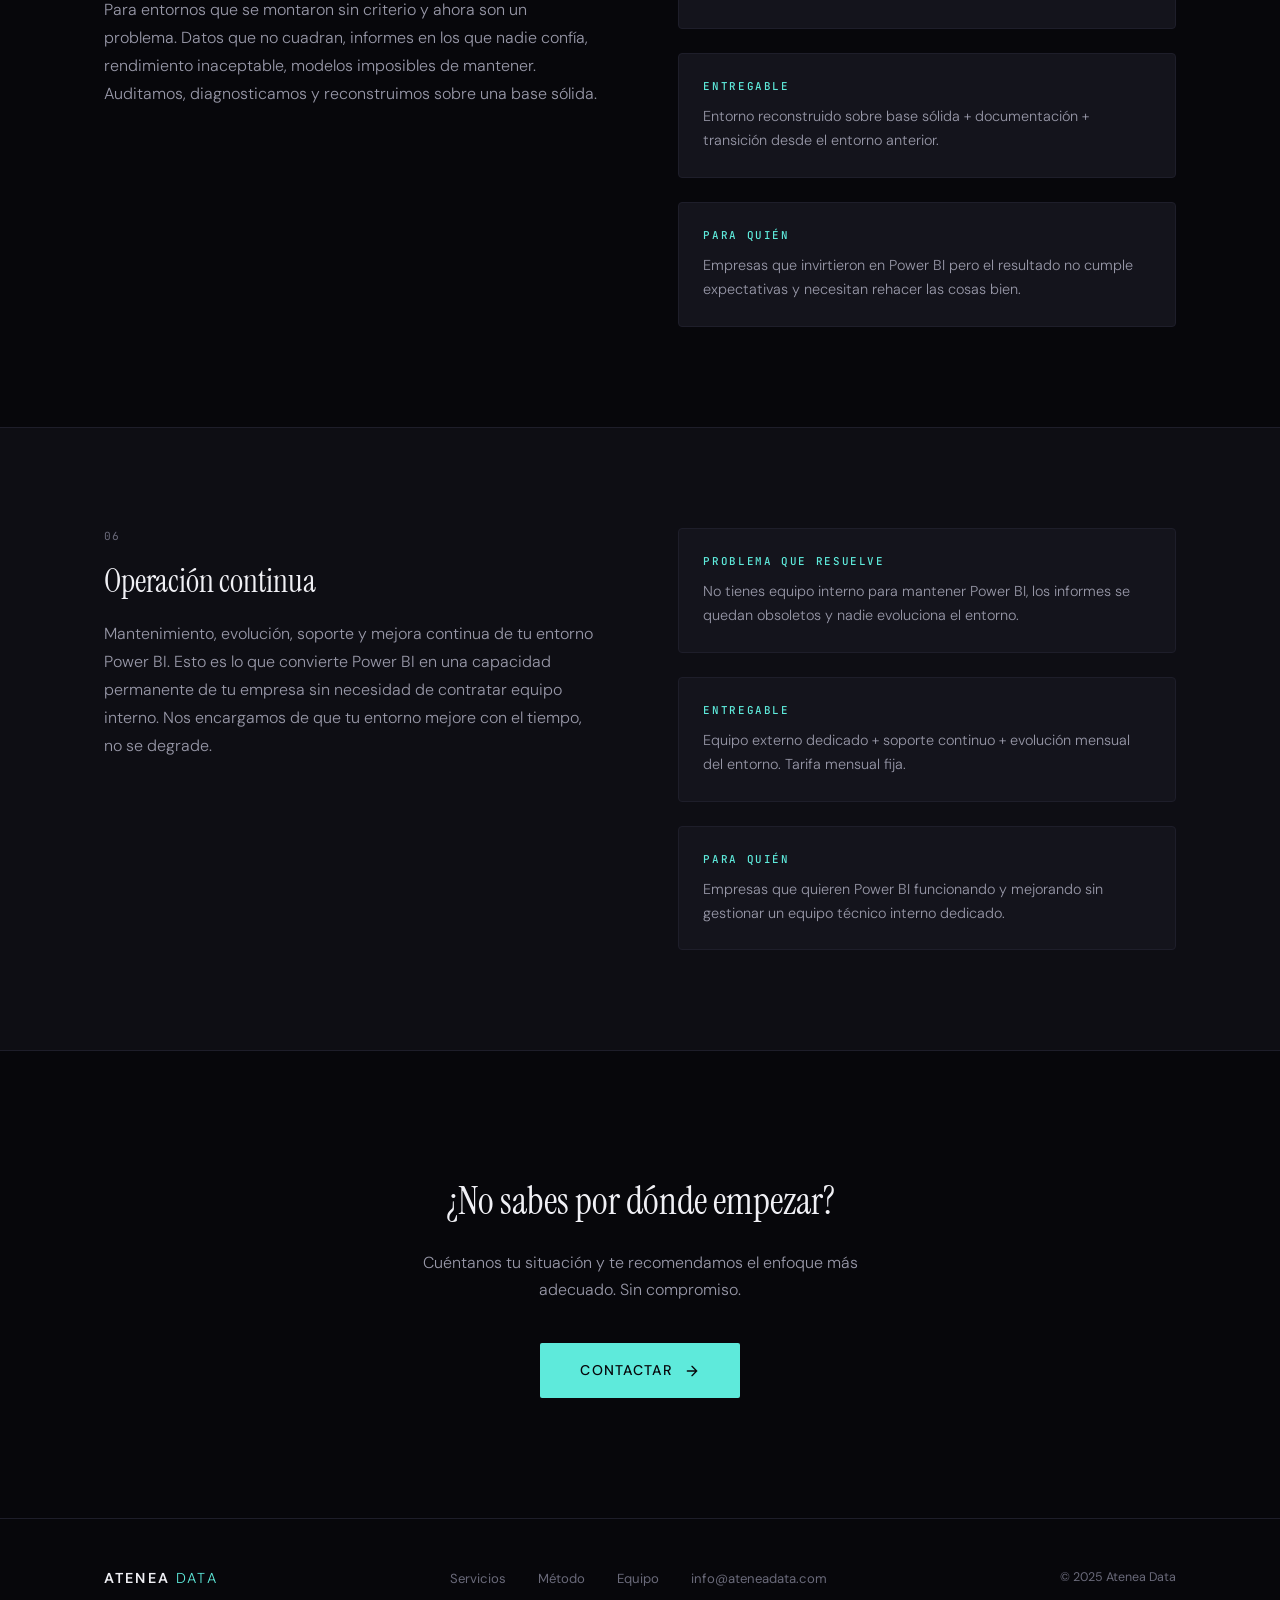
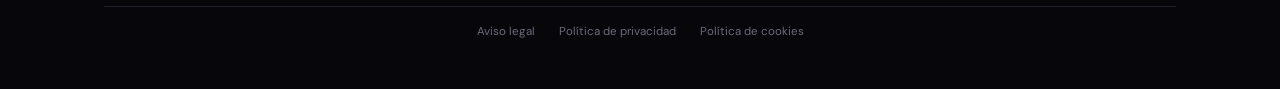
<file: servicios.html>
<!DOCTYPE html>
<html lang="es">
<head>
    <meta charset="UTF-8">
    <meta name="viewport" content="width=device-width, initial-scale=1.0">
    <title>Servicios — Atenea Data</title>
    <meta name="description" content="Servicios especializados en Power BI: diagnóstico, reporting ejecutivo, modelado, gobierno, rescate y operación continua.">
    <link rel="preconnect" href="https://fonts.googleapis.com">
    <link rel="preconnect" href="https://fonts.gstatic.com" crossorigin>
    <link href="https://fonts.googleapis.com/css2?family=DM+Sans:ital,opsz,wght@0,9..40,300;0,9..40,400;0,9..40,500;0,9..40,600;1,9..40,300&family=Instrument+Serif:ital@0;1&family=JetBrains+Mono:wght@400;500&display=swap" rel="stylesheet">
    <link rel="stylesheet" href="styles.css">
    <style>
        .service-detail {
            padding: clamp(60px, 8vw, 100px) 0;
            border-bottom: 1px solid var(--border-subtle);
        }

        .service-detail:nth-child(even) {
            background: var(--black-surface);
        }

        .service-detail__inner {
            display: grid;
            grid-template-columns: 1fr 1fr;
            gap: clamp(40px, 6vw, 80px);
            align-items: start;
        }

        .service-detail__number {
            font-family: var(--font-mono);
            font-size: 0.7rem;
            color: var(--text-tertiary);
            letter-spacing: 0.1em;
            margin-bottom: 16px;
        }

        .service-detail__title {
            font-family: var(--font-display);
            font-size: clamp(1.6rem, 2.5vw, 2.2rem);
            font-weight: 400;
            margin-bottom: 20px;
            line-height: 1.2;
        }

        .service-detail__desc {
            font-size: 1rem;
            font-weight: 300;
            color: var(--text-secondary);
            line-height: 1.75;
            margin-bottom: 32px;
        }

        .service-detail__meta {
            display: flex;
            flex-direction: column;
            gap: 24px;
        }

        .service-meta-item {
            padding: 24px;
            background: var(--black-card);
            border: 1px solid var(--border-subtle);
            border-radius: 4px;
        }

        .service-meta-item__label {
            font-family: var(--font-mono);
            font-size: 0.68rem;
            font-weight: 500;
            letter-spacing: 0.15em;
            text-transform: uppercase;
            color: var(--accent);
            margin-bottom: 10px;
        }

        .service-meta-item__text {
            font-size: 0.9rem;
            font-weight: 300;
            color: var(--text-secondary);
            line-height: 1.65;
        }

        /* CTA at bottom */
        .services-cta {
            padding: clamp(80px, 10vw, 120px) 0;
            text-align: center;
        }

        .services-cta__title {
            font-family: var(--font-display);
            font-size: clamp(1.8rem, 3vw, 2.5rem);
            font-weight: 400;
            margin-bottom: 16px;
        }

        .services-cta__text {
            font-size: 1rem;
            font-weight: 300;
            color: var(--text-secondary);
            max-width: 480px;
            margin: 0 auto 40px;
            line-height: 1.7;
        }

        .services-cta__btn {
            display: inline-flex;
            align-items: center;
            gap: 10px;
            font-size: 0.88rem;
            font-weight: 500;
            letter-spacing: 0.08em;
            text-transform: uppercase;
            color: var(--black-deep);
            background: var(--accent);
            padding: 16px 40px;
            border-radius: 2px;
            transition: all 0.4s var(--ease-out-expo);
        }

        .services-cta__btn:hover {
            background: var(--text-primary);
            transform: translateY(-2px);
        }

        @media (max-width: 768px) {
            .service-detail__inner { grid-template-columns: 1fr; }
        }
    </style>
</head>
<body>

    <nav class="nav" id="nav">
        <div class="nav__inner">
            <a href="index.html" class="nav__logo">Atenea <span>Data</span></a>
            <ul class="nav__links" id="navLinks">
                <li><a href="servicios.html">Servicios</a></li>
                <li><a href="index.html#metodo">Método</a></li>
                <li><a href="index.html#equipo">Equipo</a></li>
                <li><a href="contacto.html" class="nav__cta">Contactar</a></li>
                <li class="nav__lang"><a href="#" class="active">ES</a><span class="nav__lang-sep">|</span><a href="en/services.html">EN</a></li>
            </ul>
            <button class="nav__hamburger" id="hamburger" aria-label="Menú">
                <span></span><span></span><span></span>
            </button>
        </div>
    </nav>

    <header class="page-header">
        <div class="container">
            <p class="page-header__tag">Servicios</p>
            <h1 class="page-header__title">Qué resolvemos</h1>
            <p class="page-header__subtitle">Cubrimos el ciclo completo de Power BI: desde el diagnóstico inicial hasta la operación continua. Cada servicio responde a un problema concreto de negocio.</p>
        </div>
    </header>

    <!-- Servicio 1 -->
    <section class="service-detail">
        <div class="container">
            <div class="service-detail__inner reveal">
                <div>
                    <p class="service-detail__number">01</p>
                    <h2 class="service-detail__title">Diagnóstico Power BI</h2>
                    <p class="service-detail__desc">Auditoría completa de tu entorno actual. Evaluamos qué funciona, qué falla y qué falta. Revisamos modelo de datos, rendimiento, seguridad, adopción y calidad de los informes existentes. El resultado es un mapa claro de dónde estás y una hoja de ruta priorizada de hacia dónde ir.</p>
                </div>
                <div class="service-detail__meta">
                    <div class="service-meta-item">
                        <p class="service-meta-item__label">Problema que resuelve</p>
                        <p class="service-meta-item__text">No sabes si tu entorno Power BI está bien montado, si los datos son fiables o si estás aprovechando la herramienta.</p>
                    </div>
                    <div class="service-meta-item">
                        <p class="service-meta-item__label">Entregable</p>
                        <p class="service-meta-item__text">Informe de estado completo + hoja de ruta priorizada con recomendaciones accionables.</p>
                    </div>
                    <div class="service-meta-item">
                        <p class="service-meta-item__label">Para quién</p>
                        <p class="service-meta-item__text">Empresas que ya usan Power BI pero no están seguras de que esté bien planteado o que quieren llevarlo al siguiente nivel.</p>
                    </div>
                </div>
            </div>
        </div>
    </section>

    <!-- Servicio 2 -->
    <section class="service-detail">
        <div class="container">
            <div class="service-detail__inner reveal">
                <div>
                    <p class="service-detail__number">02</p>
                    <h2 class="service-detail__title">Reporting ejecutivo</h2>
                    <p class="service-detail__desc">Diseñamos dashboards con criterio de negocio. No se trata de poner gráficos: se trata de definir qué preguntas responde cada informe, para quién, cómo se lee y qué decisiones habilita. La experiencia de lectura está pensada desde la dirección, no desde el técnico.</p>
                </div>
                <div class="service-detail__meta">
                    <div class="service-meta-item">
                        <p class="service-meta-item__label">Problema que resuelve</p>
                        <p class="service-meta-item__text">Tienes dashboards que nadie usa, informes que no responden a lo que necesita la dirección o una experiencia de lectura confusa.</p>
                    </div>
                    <div class="service-meta-item">
                        <p class="service-meta-item__label">Entregable</p>
                        <p class="service-meta-item__text">Dashboards funcionales en Power BI + guía de lectura ejecutiva + definición de KPIs clave.</p>
                    </div>
                    <div class="service-meta-item">
                        <p class="service-meta-item__label">Para quién</p>
                        <p class="service-meta-item__text">Dirección general, financiera u operaciones que necesitan ver su negocio con claridad y tomar decisiones basadas en datos.</p>
                    </div>
                </div>
            </div>
        </div>
    </section>

    <!-- Servicio 3 -->
    <section class="service-detail">
        <div class="container">
            <div class="service-detail__inner reveal">
                <div>
                    <p class="service-detail__number">03</p>
                    <h2 class="service-detail__title">Modelado y arquitectura</h2>
                    <p class="service-detail__desc">Construimos el modelo semántico que hay debajo de los informes: tablas, relaciones, métricas DAX, lógica de cálculo. Lo que hace que los datos sean fiables, consistentes y que el entorno se pueda mantener y escalar sin que se convierta en un caos.</p>
                </div>
                <div class="service-detail__meta">
                    <div class="service-meta-item">
                        <p class="service-meta-item__label">Problema que resuelve</p>
                        <p class="service-meta-item__text">Métricas que no cuadran, modelos imposibles de mantener, rendimiento deficiente o cálculos que nadie entiende.</p>
                    </div>
                    <div class="service-meta-item">
                        <p class="service-meta-item__label">Entregable</p>
                        <p class="service-meta-item__text">Modelo de datos Power BI documentado, optimizado y construido sobre buenas prácticas.</p>
                    </div>
                    <div class="service-meta-item">
                        <p class="service-meta-item__label">Para quién</p>
                        <p class="service-meta-item__text">Empresas que necesitan una base de datos sólida y mantenible, no parches sobre un modelo improvisado.</p>
                    </div>
                </div>
            </div>
        </div>
    </section>

    <!-- Servicio 4 -->
    <section class="service-detail">
        <div class="container">
            <div class="service-detail__inner reveal">
                <div>
                    <p class="service-detail__number">04</p>
                    <h2 class="service-detail__title">Gobierno y plataforma</h2>
                    <p class="service-detail__desc">Definimos y configuramos todo lo que convierte Power BI en una plataforma gobernada: roles, seguridad, workspaces, pipelines de despliegue, políticas de acceso y estándares. Para que no sea un caos de ficheros compartidos, sino un entorno controlado.</p>
                </div>
                <div class="service-detail__meta">
                    <div class="service-meta-item">
                        <p class="service-meta-item__label">Problema que resuelve</p>
                        <p class="service-meta-item__text">Múltiples usuarios accediendo sin control, informes duplicados, datos sensibles sin proteger o despliegues manuales propensos a errores.</p>
                    </div>
                    <div class="service-meta-item">
                        <p class="service-meta-item__label">Entregable</p>
                        <p class="service-meta-item__text">Entorno Power BI configurado + documentación de gobierno + políticas de seguridad y acceso.</p>
                    </div>
                    <div class="service-meta-item">
                        <p class="service-meta-item__label">Para quién</p>
                        <p class="service-meta-item__text">Empresas con múltiples áreas o usuarios que consumen datos y necesitan orden, seguridad y escalabilidad.</p>
                    </div>
                </div>
            </div>
        </div>
    </section>

    <!-- Servicio 5 -->
    <section class="service-detail">
        <div class="container">
            <div class="service-detail__inner reveal">
                <div>
                    <p class="service-detail__number">05</p>
                    <h2 class="service-detail__title">Rescate Power BI</h2>
                    <p class="service-detail__desc">Para entornos que se montaron sin criterio y ahora son un problema. Datos que no cuadran, informes en los que nadie confía, rendimiento inaceptable, modelos imposibles de mantener. Auditamos, diagnosticamos y reconstruimos sobre una base sólida.</p>
                </div>
                <div class="service-detail__meta">
                    <div class="service-meta-item">
                        <p class="service-meta-item__label">Problema que resuelve</p>
                        <p class="service-meta-item__text">Tu entorno Power BI existe pero no funciona. Los usuarios no se fían, el rendimiento es malo y nadie quiere tocarlo.</p>
                    </div>
                    <div class="service-meta-item">
                        <p class="service-meta-item__label">Entregable</p>
                        <p class="service-meta-item__text">Entorno reconstruido sobre base sólida + documentación + transición desde el entorno anterior.</p>
                    </div>
                    <div class="service-meta-item">
                        <p class="service-meta-item__label">Para quién</p>
                        <p class="service-meta-item__text">Empresas que invirtieron en Power BI pero el resultado no cumple expectativas y necesitan rehacer las cosas bien.</p>
                    </div>
                </div>
            </div>
        </div>
    </section>

    <!-- Servicio 6 -->
    <section class="service-detail">
        <div class="container">
            <div class="service-detail__inner reveal">
                <div>
                    <p class="service-detail__number">06</p>
                    <h2 class="service-detail__title">Operación continua</h2>
                    <p class="service-detail__desc">Mantenimiento, evolución, soporte y mejora continua de tu entorno Power BI. Esto es lo que convierte Power BI en una capacidad permanente de tu empresa sin necesidad de contratar equipo interno. Nos encargamos de que tu entorno mejore con el tiempo, no se degrade.</p>
                </div>
                <div class="service-detail__meta">
                    <div class="service-meta-item">
                        <p class="service-meta-item__label">Problema que resuelve</p>
                        <p class="service-meta-item__text">No tienes equipo interno para mantener Power BI, los informes se quedan obsoletos y nadie evoluciona el entorno.</p>
                    </div>
                    <div class="service-meta-item">
                        <p class="service-meta-item__label">Entregable</p>
                        <p class="service-meta-item__text">Equipo externo dedicado + soporte continuo + evolución mensual del entorno. Tarifa mensual fija.</p>
                    </div>
                    <div class="service-meta-item">
                        <p class="service-meta-item__label">Para quién</p>
                        <p class="service-meta-item__text">Empresas que quieren Power BI funcionando y mejorando sin gestionar un equipo técnico interno dedicado.</p>
                    </div>
                </div>
            </div>
        </div>
    </section>

    <!-- CTA -->
    <section class="services-cta">
        <div class="container">
            <h2 class="services-cta__title">¿No sabes por dónde empezar?</h2>
            <p class="services-cta__text">Cuéntanos tu situación y te recomendamos el enfoque más adecuado. Sin compromiso.</p>
            <a href="contacto.html" class="services-cta__btn">
                Contactar
                <svg width="16" height="16" viewBox="0 0 24 24" fill="none" stroke="currentColor" stroke-width="2" stroke-linecap="round"><path d="M5 12h14M12 5l7 7-7 7"/></svg>
            </a>
        </div>
    </section>

    <footer class="footer">
        <div class="container">
            <div class="footer__inner">
                <a href="index.html" class="footer__logo">Atenea <span>Data</span></a>
                <div class="footer__links">
                    <a href="servicios.html">Servicios</a>
                    <a href="index.html#metodo">Método</a>
                    <a href="index.html#equipo">Equipo</a>
                    <a href="mailto:info@ateneadata.com">info@ateneadata.com</a>
                </div>
                <p class="footer__copy">© 2025 Atenea Data</p>
            </div>
            <div class="footer__legal">
                <a href="aviso-legal.html">Aviso legal</a>
                <a href="privacidad.html">Política de privacidad</a>
                <a href="cookies.html">Política de cookies</a>
            </div>
        </div>
    </footer>

    <script>
        const nav = document.getElementById('nav');
        window.addEventListener('scroll', () => { nav.classList.toggle('nav--scrolled', window.pageYOffset > 60); });
        const hamburger = document.getElementById('hamburger');
        const navLinks = document.getElementById('navLinks');
        hamburger.addEventListener('click', () => { navLinks.classList.toggle('nav__links--open'); });
        navLinks.querySelectorAll('a').forEach(link => { link.addEventListener('click', () => { navLinks.classList.remove('nav__links--open'); }); });
        const reveals = document.querySelectorAll('.reveal');
        const obs = new IntersectionObserver((entries) => { entries.forEach(e => { if(e.isIntersecting) { e.target.classList.add('reveal--visible'); obs.unobserve(e.target); }}); }, { threshold: 0.15, rootMargin: '0px 0px -40px 0px' });
        reveals.forEach(el => obs.observe(el));
    </script>
</body>
</html>
</file>
<file: styles.css>
/* ============================================
   ATENEA DATA — Design System (Shared)
   ============================================ */
:root {
    --black-deep: #07070B;
    --black-surface: #0E0E14;
    --black-card: #14141C;
    --black-elevated: #1A1A24;
    --border-subtle: #1E1E2A;
    --border-medium: #2A2A38;
    --text-primary: #F0F0F5;
    --text-secondary: #9898A8;
    --text-tertiary: #6A6A7A;
    --accent: #5EEADB;
    --accent-dim: #3BBCAF;
    --accent-glow: rgba(94, 234, 219, 0.08);
    --accent-glow-strong: rgba(94, 234, 219, 0.15);
    --blue-accent: #7B8FCC;
    --font-display: 'Instrument Serif', Georgia, serif;
    --font-body: 'DM Sans', -apple-system, sans-serif;
    --font-mono: 'JetBrains Mono', monospace;
    --ease-out-expo: cubic-bezier(0.16, 1, 0.3, 1);
    --ease-out-quart: cubic-bezier(0.25, 1, 0.5, 1);
}

*, *::before, *::after { margin: 0; padding: 0; box-sizing: border-box; }

html {
    font-size: 16px;
    scroll-behavior: smooth;
    -webkit-font-smoothing: antialiased;
    -moz-osx-font-smoothing: grayscale;
}

body {
    font-family: var(--font-body);
    background: var(--black-deep);
    color: var(--text-primary);
    line-height: 1.6;
    overflow-x: hidden;
}

a { color: inherit; text-decoration: none; }
img { max-width: 100%; display: block; }

::selection {
    background: var(--accent);
    color: var(--black-deep);
}

/* Container */
.container {
    max-width: 1200px;
    margin: 0 auto;
    padding: 0 clamp(24px, 5vw, 80px);
}

/* Navigation */
.nav {
    position: fixed;
    top: 0;
    left: 0;
    right: 0;
    z-index: 1000;
    padding: 0 clamp(24px, 5vw, 80px);
    transition: all 0.5s var(--ease-out-expo);
}

.nav--scrolled {
    background: rgba(7, 7, 11, 0.85);
    backdrop-filter: blur(20px);
    -webkit-backdrop-filter: blur(20px);
    border-bottom: 1px solid var(--border-subtle);
}

.nav__inner {
    max-width: 1400px;
    margin: 0 auto;
    display: flex;
    align-items: center;
    justify-content: space-between;
    height: 80px;
}

.nav__logo {
    font-family: var(--font-body);
    font-weight: 600;
    font-size: 1.1rem;
    letter-spacing: 0.15em;
    text-transform: uppercase;
    color: var(--text-primary);
}

.nav__logo span { font-weight: 300; color: var(--accent); }

.nav__links {
    display: flex;
    align-items: center;
    gap: 40px;
    list-style: none;
}

.nav__links a {
    font-size: 0.85rem;
    font-weight: 400;
    letter-spacing: 0.05em;
    color: var(--text-secondary);
    transition: color 0.3s ease;
    text-transform: uppercase;
}

.nav__links a:hover { color: var(--text-primary); }

.nav__cta {
    font-size: 0.82rem !important;
    font-weight: 500 !important;
    color: var(--accent) !important;
    padding: 10px 24px;
    border: 1px solid var(--accent-dim);
    border-radius: 2px;
    transition: all 0.3s ease !important;
}

.nav__cta:hover {
    background: var(--accent);
    color: var(--black-deep) !important;
}

.nav__hamburger {
    display: none;
    flex-direction: column;
    gap: 5px;
    cursor: pointer;
    padding: 8px;
    background: none;
    border: none;
}

.nav__hamburger span {
    width: 24px;
    height: 1.5px;
    background: var(--text-primary);
    transition: all 0.3s ease;
}

/* Section utilities */
.section-tag {
    font-family: var(--font-mono);
    font-size: 0.72rem;
    font-weight: 500;
    letter-spacing: 0.2em;
    text-transform: uppercase;
    color: var(--accent);
    margin-bottom: 20px;
}

.section-title {
    font-family: var(--font-display);
    font-size: clamp(2rem, 4vw, 3.2rem);
    font-weight: 400;
    line-height: 1.15;
    margin-bottom: 16px;
}

.section-subtitle {
    font-size: 1.05rem;
    font-weight: 300;
    color: var(--text-secondary);
    max-width: 560px;
    line-height: 1.7;
    margin-bottom: 64px;
}

/* Page header (for inner pages) */
.page-header {
    padding-top: 160px;
    padding-bottom: clamp(60px, 8vw, 100px);
    border-bottom: 1px solid var(--border-subtle);
}

.page-header__tag {
    font-family: var(--font-mono);
    font-size: 0.78rem;
    font-weight: 400;
    letter-spacing: 0.15em;
    text-transform: uppercase;
    color: var(--accent);
    margin-bottom: 24px;
}

.page-header__title {
    font-family: var(--font-display);
    font-size: clamp(2.5rem, 5vw, 4rem);
    font-weight: 400;
    line-height: 1.1;
    margin-bottom: 20px;
}

.page-header__subtitle {
    font-size: 1.1rem;
    font-weight: 300;
    color: var(--text-secondary);
    max-width: 600px;
    line-height: 1.7;
}

/* Footer */
.footer {
    padding: 48px 0;
    border-top: 1px solid var(--border-subtle);
}

.footer__inner {
    display: flex;
    align-items: center;
    justify-content: space-between;
}

.footer__logo {
    font-family: var(--font-body);
    font-weight: 600;
    font-size: 0.9rem;
    letter-spacing: 0.15em;
    text-transform: uppercase;
}

.footer__logo span { font-weight: 300; color: var(--accent); }

.footer__links {
    display: flex;
    align-items: center;
    gap: 32px;
}

.footer__links a {
    font-size: 0.82rem;
    color: var(--text-tertiary);
    transition: color 0.3s ease;
}

.footer__links a:hover { color: var(--text-secondary); }

.footer__copy { font-size: 0.78rem; color: var(--text-tertiary); }

.footer__legal {
    display: flex;
    align-items: center;
    gap: 24px;
    margin-top: 16px;
    padding-top: 16px;
    border-top: 1px solid var(--border-subtle);
    justify-content: center;
}

.footer__legal a {
    font-size: 0.72rem;
    color: var(--text-tertiary);
    transition: color 0.3s ease;
}

.footer__legal a:hover { color: var(--text-secondary); }

/* Scroll reveal */
.reveal {
    opacity: 0;
    transform: translateY(40px);
    transition: all 0.9s var(--ease-out-expo);
}

.reveal--visible {
    opacity: 1;
    transform: translateY(0);
}

.nav__lang {
    display: flex;
    align-items: center;
    gap: 4px;
    margin-left: 8px;
    font-size: 0.78rem;
    letter-spacing: 0.05em;
}

.nav__lang a {
    color: var(--text-tertiary) !important;
    padding: 4px 8px;
    border-radius: 2px;
    transition: all 0.3s ease !important;
    text-transform: uppercase !important;
    font-weight: 500 !important;
    font-size: 0.72rem !important;
    letter-spacing: 0.08em !important;
}

.nav__lang a:hover { color: var(--text-secondary) !important; }

.nav__lang a.active {
    color: var(--accent) !important;
    background: var(--accent-glow);
}

.nav__lang-sep {
    color: var(--border-medium);
    font-size: 0.7rem;
    user-select: none;
}

/* Responsive nav */
@media (max-width: 768px) {
    .nav__links { display: none; }
    .nav__hamburger { display: flex; }
    .nav__links--open {
        display: flex;
        flex-direction: column;
        position: fixed;
        inset: 0;
        background: var(--black-deep);
        align-items: center;
        justify-content: center;
        gap: 32px;
        z-index: 999;
    }
    .nav__links--open a { font-size: 1.2rem; }
    .footer__inner {
        flex-direction: column;
        gap: 20px;
        text-align: center;
    }
    .footer__links { flex-wrap: wrap; justify-content: center; }
}
</file>
